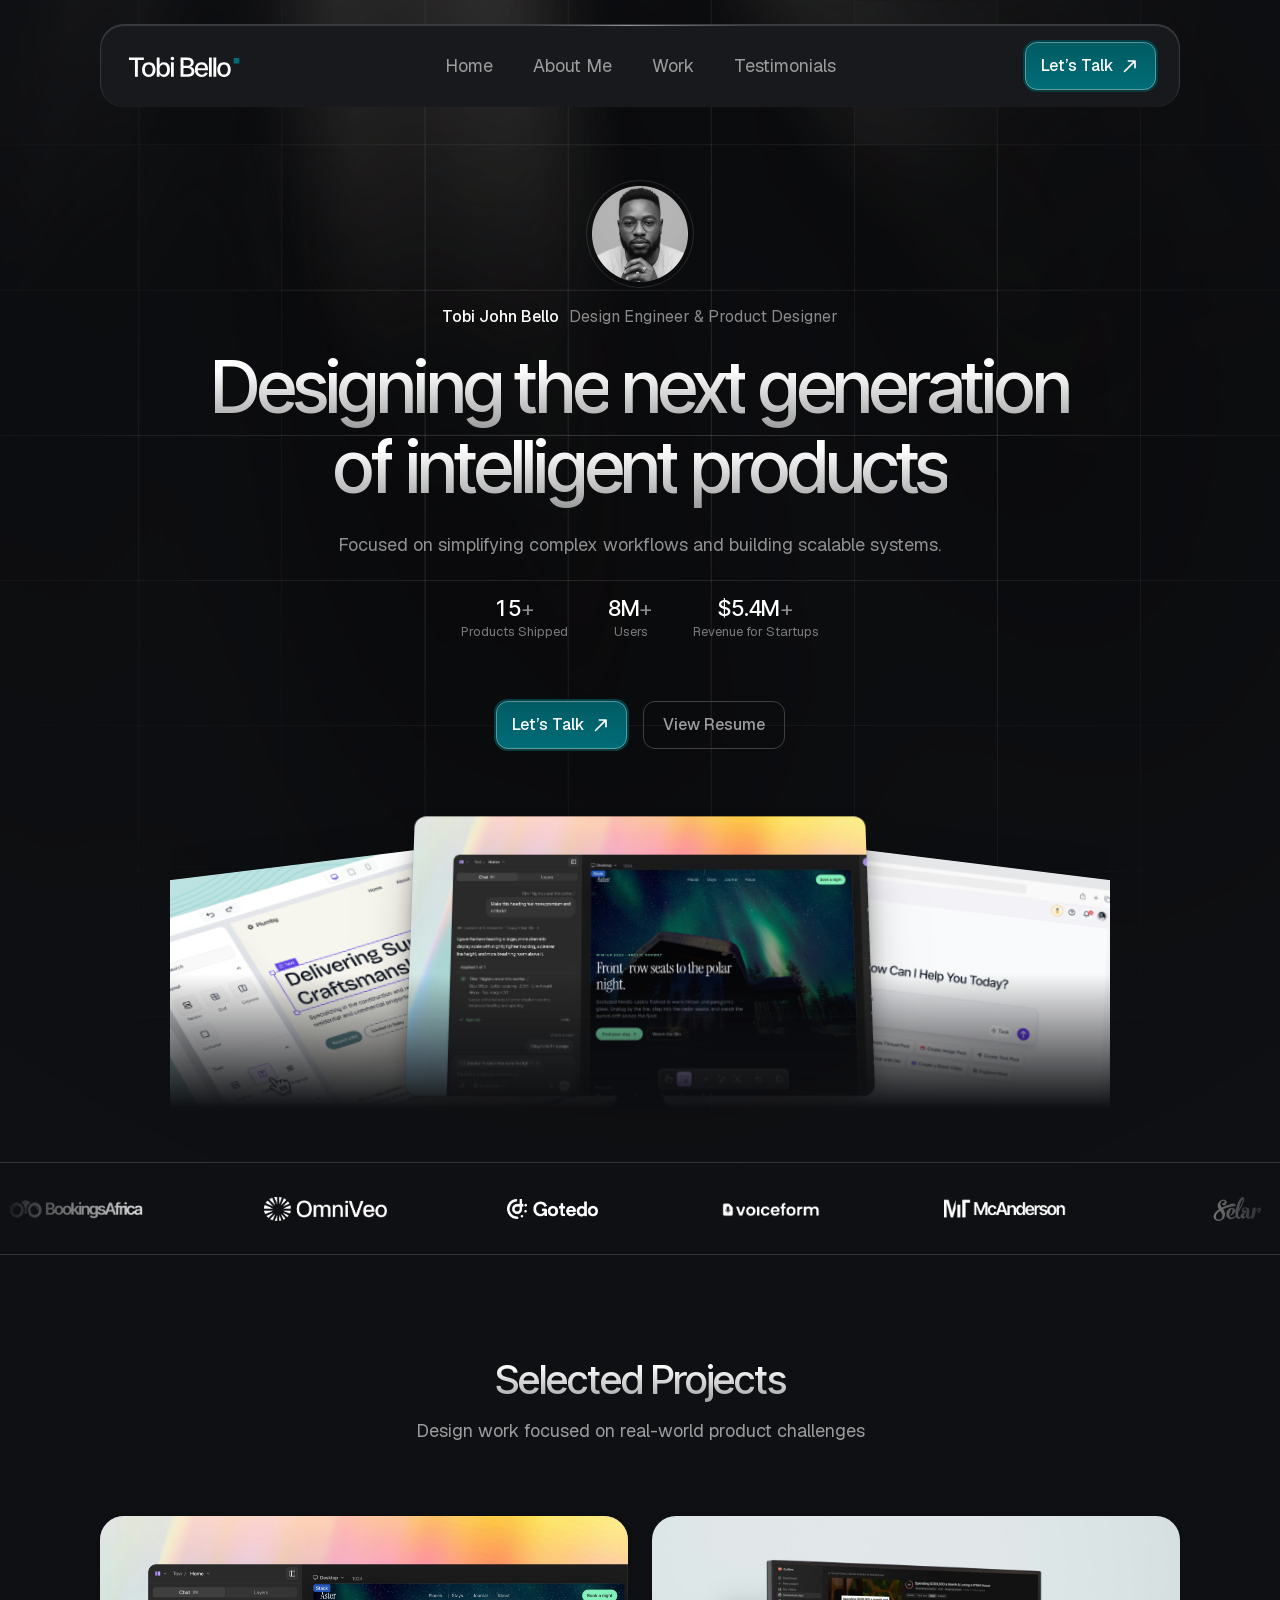
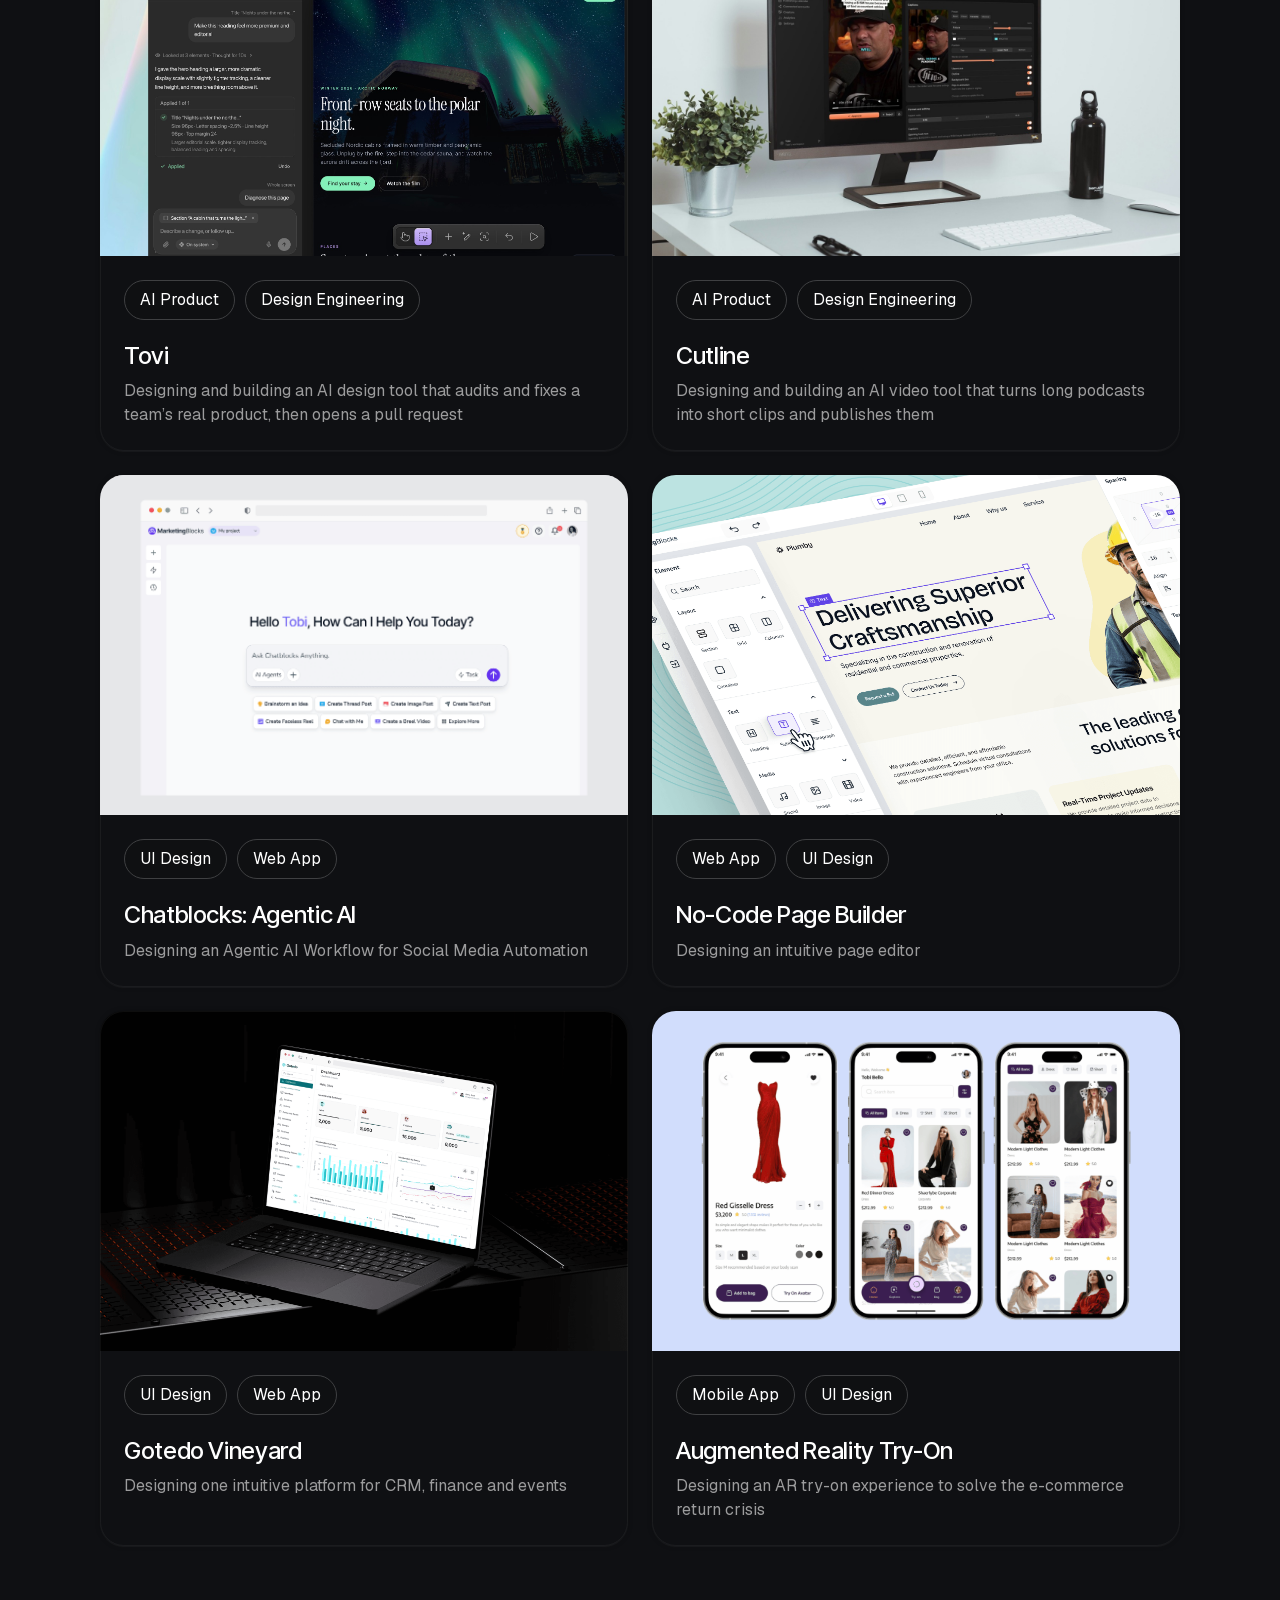
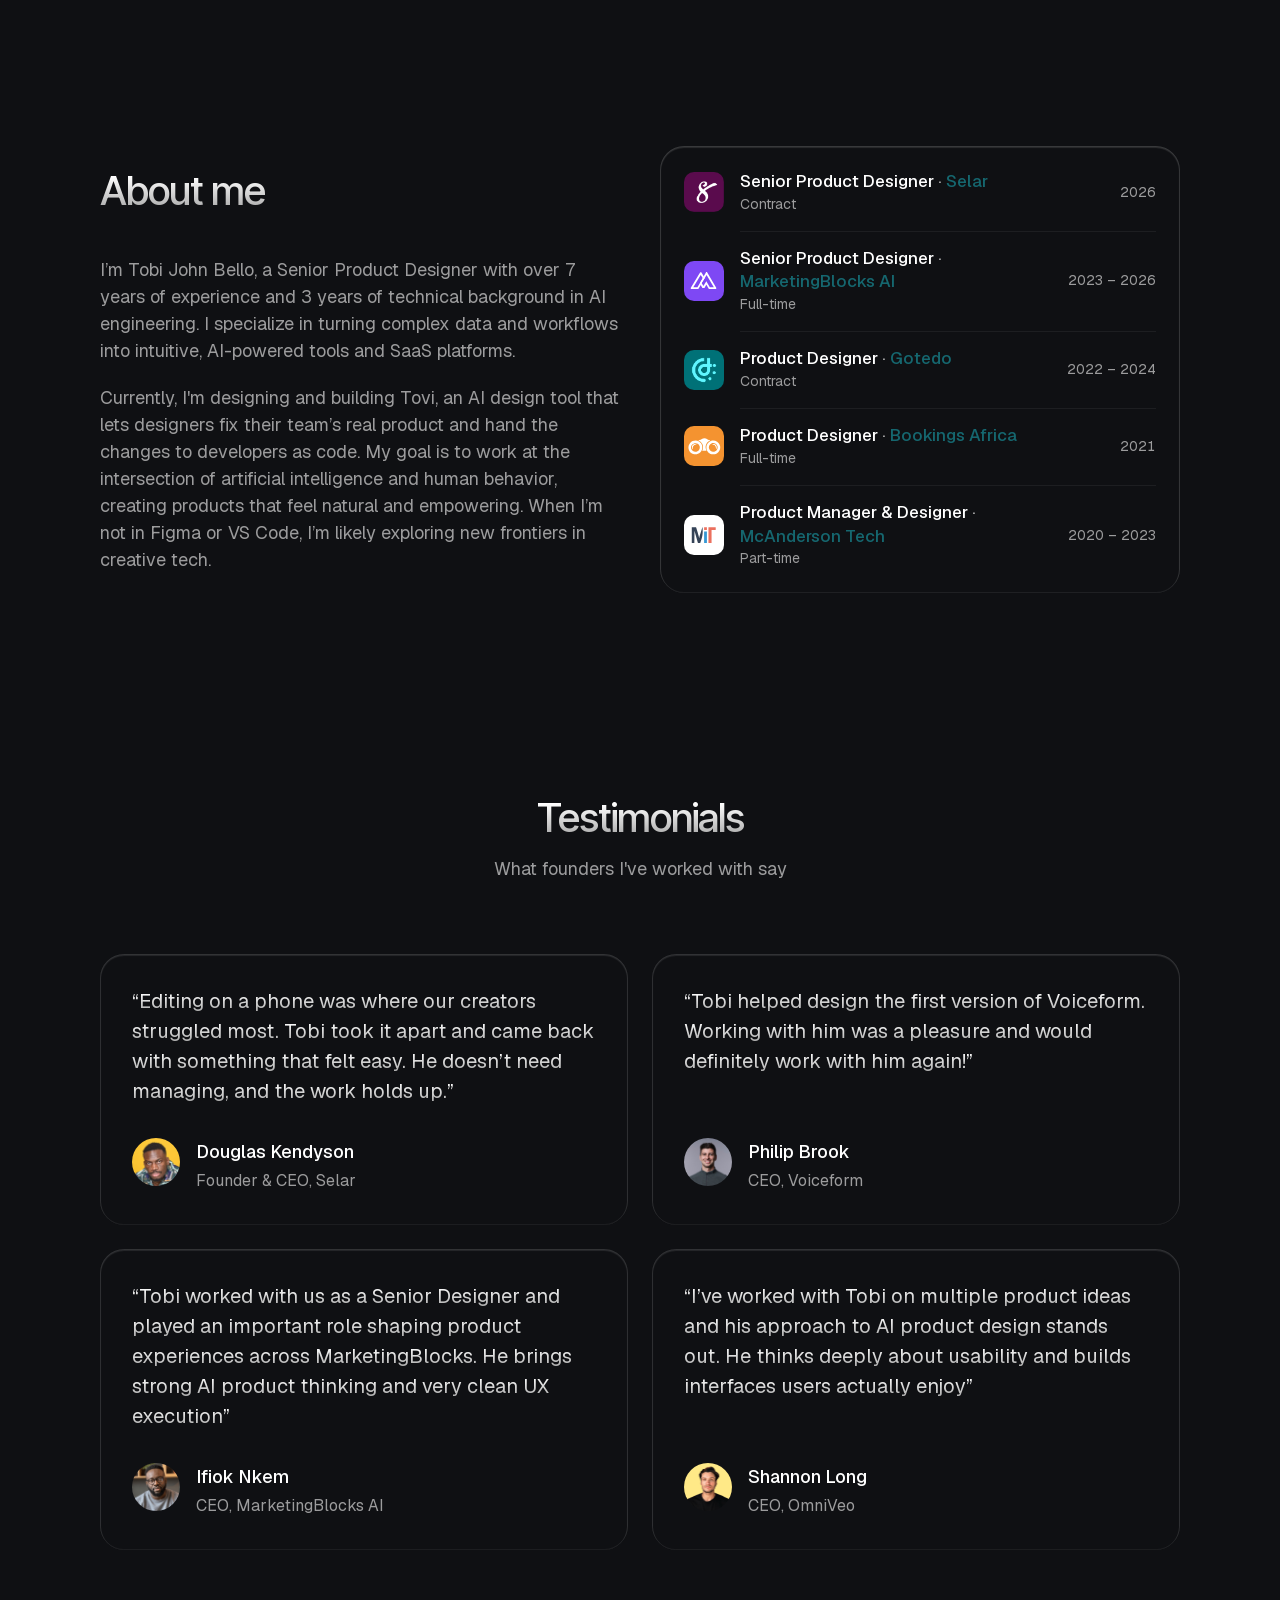
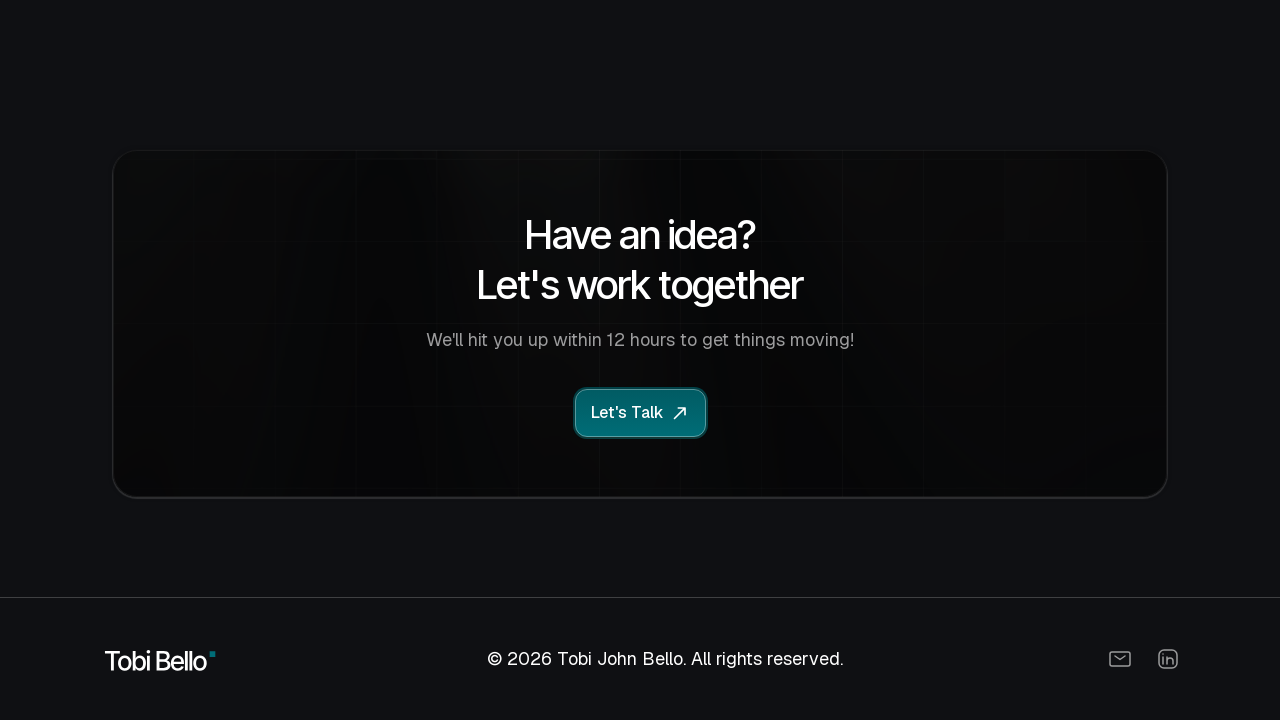
<file: index.html>
<!doctype html>
<html lang="en" class="no-js">
<head>
<meta charset="utf-8">
<meta name="viewport" content="width=device-width, initial-scale=1">
<title>Tobi John Bello | Design Engineer &amp; Product Designer</title>
<meta name="description" content="Tobi John Bello (Tobi Bello) is a Design Engineer and Product Designer with 7+ years designing AI products, no-code builders and SaaS. 15+ products shipped, used by 8M+ people. See his portfolio and case studies.">
<meta name="author" content="Tobi John Bello">
<meta name="robots" content="index, follow, max-image-preview:large">
<link rel="canonical" href="https://tobibello.pages.dev/">
<meta property="og:type" content="website">
<meta property="og:site_name" content="Tobi John Bello">
<meta property="og:url" content="https://tobibello.pages.dev/">
<meta property="og:title" content="Tobi John Bello | Senior Product Designer &amp; Design Engineer">
<meta property="og:description" content="Tobi John Bello (Tobi Bello) is a Senior Product Designer and Design Engineer with 7+ years designing AI products, no-code builders and SaaS. 15+ products shipped, used by 8M+ people. See his portfolio and case studies.">
<meta property="og:image" content="https://tobibello.pages.dev/assets/images/eXPd6ypbdZFultZk0NhvtLMKfq0.jpg">
<meta name="twitter:card" content="summary_large_image">
<meta name="twitter:title" content="Tobi John Bello | Senior Product Designer &amp; Design Engineer">
<meta name="twitter:description" content="Tobi John Bello (Tobi Bello) is a Senior Product Designer and Design Engineer with 7+ years designing AI products, no-code builders and SaaS. 15+ products shipped, used by 8M+ people. See his portfolio and case studies.">
<meta name="twitter:image" content="https://tobibello.pages.dev/assets/images/eXPd6ypbdZFultZk0NhvtLMKfq0.jpg">
<script type="application/ld+json">[{"@context": "https://schema.org", "@type": "Person", "name": "Tobi John Bello", "alternateName": ["Tobi Bello", "Tobi J. Bello"], "jobTitle": "Design Engineer & Product Designer", "url": "https://tobibello.pages.dev/", "image": "https://tobibello.pages.dev/assets/images/3a0TsaIyMQbZR7j9urEglnDvk4.png", "email": "mailto:tobijohnbello@gmail.com", "sameAs": ["https://www.linkedin.com/in/tobi-john-bello-57268a89/", "https://github.com/squarepegng", "https://tobibello.framer.website/"], "knowsAbout": ["Product design", "UX design", "UI design", "AI product design", "Agentic AI UX", "Design systems", "No-code builders", "SaaS", "Design engineering", "Prototyping"], "alumniOf": {"@type": "CollegeOrUniversity", "name": "Federal University of Technology, Akure"}}, {"@context": "https://schema.org", "@type": "WebSite", "name": "Tobi John Bello — Portfolio", "alternateName": "Tobi Bello", "url": "https://tobibello.pages.dev/"}]</script>
<link rel="icon" href="assets/images/3a0TsaIyMQbZR7j9urEglnDvk4.png">
<link rel="preload" href="assets/fonts/Geist-var.woff2" as="font" type="font/woff2" crossorigin>
<link rel="preload" href="assets/fonts/InterTight-var.woff2" as="font" type="font/woff2" crossorigin>
<script>document.documentElement.classList.add('js-motion')</script>
<link rel="stylesheet" href="assets/styles.css?v=20261125c">
</head>
<body>
<header class="site-header appear" style="--from-y:-16px;--delay:.1s">
  <nav class="nav" aria-label="Main">
    <svg class="nav-divider" viewBox="-1 -1 261 3" preserveAspectRatio="none" aria-hidden="true"><defs><linearGradient id="navline" x1="278.009" y1="2" x2="-39.2064" y2="2" gradientUnits="userSpaceOnUse"><stop offset="0.08" stop-color="#737474" stop-opacity="0"/><stop offset="0.51" stop-color="#939393"/><stop offset="0.83" stop-color="#6F6F70" stop-opacity="0"/></linearGradient></defs><line x1="0" y1="0.5" x2="259" y2="0.5" stroke="url(#navline)"/></svg>
    <a class="nav-logo" href="./" aria-label="Tobi Bello, home"><img src="assets/images/7yOBBGfetjL9oez791LI37W6D8.svg" alt="Tobi Bello" width="121" height="24"></a>
    <div class="nav-links">
      <a href="./">Home</a>
      <a href="#about-me">About Me</a>
      <a href="#work">Work</a>
      <a href="#testimonials">Testimonials</a>
    </div>
    <a class="btn btn-primary nav-cta" href="mailto:tobijohnbello@gmail.com">Let’s Talk <svg viewBox="0 0 20 20" fill="none" aria-hidden="true"><path d="M14.1665 7.00008L5.08315 16.0834C4.93037 16.2362 4.73593 16.3126 4.49982 16.3126C4.26371 16.3126 4.06926 16.2362 3.91648 16.0834C3.76371 15.9306 3.68732 15.7362 3.68732 15.5001C3.68732 15.264 3.76371 15.0695 3.91648 14.9167L12.9998 5.83341H8.33315C8.09704 5.83341 7.89912 5.75355 7.7394 5.59383C7.57968 5.43411 7.49982 5.23619 7.49982 5.00008C7.49982 4.76397 7.57968 4.56605 7.7394 4.40633C7.89912 4.24661 8.09704 4.16675 8.33315 4.16675H14.9998C15.2359 4.16675 15.4338 4.24661 15.5936 4.40633C15.7533 4.56605 15.8331 4.76397 15.8331 5.00008V11.6667C15.8331 11.9029 15.7533 12.1008 15.5936 12.2605C15.4338 12.4202 15.2359 12.5001 14.9998 12.5001C14.7637 12.5001 14.5658 12.4202 14.4061 12.2605C14.2463 12.1008 14.1665 11.9029 14.1665 11.6667V7.00008Z" fill="white"/></svg></a>
    <button class="nav-toggle" type="button" aria-label="Menu" aria-expanded="false"><span></span><span></span></button>
    <div class="nav-menu">
      <a href="./">Home</a>
      <a href="#about-me">About Me</a>
      <a href="#work">Work</a>
      <a href="#testimonials">Testimonials</a>
      <a class="btn btn-primary" href="mailto:tobijohnbello@gmail.com">Let’s Talk <svg viewBox="0 0 20 20" fill="none" aria-hidden="true"><path d="M14.1665 7.00008L5.08315 16.0834C4.93037 16.2362 4.73593 16.3126 4.49982 16.3126C4.26371 16.3126 4.06926 16.2362 3.91648 16.0834C3.76371 15.9306 3.68732 15.7362 3.68732 15.5001C3.68732 15.264 3.76371 15.0695 3.91648 14.9167L12.9998 5.83341H8.33315C8.09704 5.83341 7.89912 5.75355 7.7394 5.59383C7.57968 5.43411 7.49982 5.23619 7.49982 5.00008C7.49982 4.76397 7.57968 4.56605 7.7394 4.40633C7.89912 4.24661 8.09704 4.16675 8.33315 4.16675H14.9998C15.2359 4.16675 15.4338 4.24661 15.5936 4.40633C15.7533 4.56605 15.8331 4.76397 15.8331 5.00008V11.6667C15.8331 11.9029 15.7533 12.1008 15.5936 12.2605C15.4338 12.4202 15.2359 12.5001 14.9998 12.5001C14.7637 12.5001 14.5658 12.4202 14.4061 12.2605C14.2463 12.1008 14.1665 11.9029 14.1665 11.6667V7.00008Z" fill="white"/></svg></a>
    </div>
  </nav>
</header>
<main>
  <section class="hero">
    <div class="hero-glow" aria-hidden="true"></div>
    <img class="hero-bg" src="assets/images/rmx4Vy7zMNJKXeLhiIG00IlRLk.png?v=20261123h" alt="">
    <div class="hero-inner">
      <div class="avatar-wrap appear" style="--delay:.15s"><img class="avatar" src="assets/images/3a0TsaIyMQbZR7j9urEglnDvk4.png" alt="Tobi John Bello" width="96" height="96"></div>
      <div class="hero-lines">
        <h3 class="greeting appear" style="--delay:.25s"><span class="g-name">Tobi John Bello</span><span class="sr-only">, </span><span class="g-role">Design Engineer &amp; Product Designer</span></h3>
        <div class="headline-wrap">
          <h1 class="headline words"><span class="grad grad-75">Designing the next generation</span><br><span class="grad grad-75">of intelligent products</span></h1>
          <p class="hero-sub appear" style="--delay:.55s">Focused on simplifying complex workflows and building scalable systems.</p>
        </div>
        <div class="stats">
          <div class="stat appear" style="--delay:.65s"><b><em data-count="15">15</em><i>+</i></b><span>Products Shipped</span></div>
          <div class="stat appear" style="--delay:.72s"><b><em data-count="8" data-suffix="M">8M</em><i>+</i></b><span>Users</span></div>
          <div class="stat appear" style="--delay:.79s"><b><em data-count="5.4" data-prefix="$" data-suffix="M" data-dec="1">$5.4M</em><i>+</i></b><span>Revenue for Startups</span></div>
        </div>
      </div>
      <div class="ctas">
        <a class="btn btn-primary appear" style="--delay:.9s" href="mailto:tobijohnbello@gmail.com">Let’s Talk <svg viewBox="0 0 20 20" fill="none" aria-hidden="true"><path d="M14.1665 7.00008L5.08315 16.0834C4.93037 16.2362 4.73593 16.3126 4.49982 16.3126C4.26371 16.3126 4.06926 16.2362 3.91648 16.0834C3.76371 15.9306 3.68732 15.7362 3.68732 15.5001C3.68732 15.264 3.76371 15.0695 3.91648 14.9167L12.9998 5.83341H8.33315C8.09704 5.83341 7.89912 5.75355 7.7394 5.59383C7.57968 5.43411 7.49982 5.23619 7.49982 5.00008C7.49982 4.76397 7.57968 4.56605 7.7394 4.40633C7.89912 4.24661 8.09704 4.16675 8.33315 4.16675H14.9998C15.2359 4.16675 15.4338 4.24661 15.5936 4.40633C15.7533 4.56605 15.8331 4.76397 15.8331 5.00008V11.6667C15.8331 11.9029 15.7533 12.1008 15.5936 12.2605C15.4338 12.4202 15.2359 12.5001 14.9998 12.5001C14.7637 12.5001 14.5658 12.4202 14.4061 12.2605C14.2463 12.1008 14.1665 11.9029 14.1665 11.6667V7.00008Z" fill="white"/></svg></a>
        <a class="btn btn-ghost appear" style="--delay:.97s" href="https://drive.google.com/file/d/1iekWeo_3zpn9Skbzlo8CNJSTTVPYmExJ/view?usp=sharing" target="_blank" rel="noopener">View Resume</a>
      </div>
      <div class="hero-stack" aria-label="Selected work">
        <a class="hs-card hs-l" href="work/no-code-page-builder/" aria-label="No-Code Page Builder case study"><img src="assets/images/rdNIWnpcGglrYolwVCsgDgLjlwc.png" alt=""></a>
        <a class="hs-card hs-r" href="work/chatblock-agenticai/" aria-label="Chatblocks case study"><img src="assets/images/oWLiHpSBXKq6SvZy4Uui7AdJMLM.png" alt=""></a>
        <a class="hs-card hs-c" href="work/tovi/" aria-label="Tovi case study"><img src="assets/images/tovi/tovi-thumb.jpg?v=13" alt=""></a>
      </div>
    </div>
  </section>

  <div class="logos-wrap appear" style="--delay:1.1s">
    <div class="logos"><div class="logos-track"><img src="assets/images/uMPdpJwaRj1DoyJfp9jU3vR9jFo.png" alt="" width="134" height="32"><img src="assets/images/pQzZvFIZZIkq4x9eK3iJ7degow.png" alt="" width="123" height="32"><img src="assets/images/GT7DYeJZN92wDtdkqewqs1DvdkQ.png" alt="" width="91" height="32"><img src="assets/images/L9Tx4y836TshL6FOYuUlHtWNo.png" alt="" width="106" height="32"><img src="assets/images/jYqMAU3VmBTUBeAXQYo9rKTHA.png" alt="" width="122" height="32"><img src="assets/images/jSNo8ebkbnoVdFLDXiP9W1JWE4k.png" alt="" width="103" height="32"><img src="assets/images/GaxAfFxfyH96OofaEjwZgmy7o.png" alt="" width="148" height="32"></div></div>
  </div>

  <section class="section work" id="work">
    <div class="section-title">
      <h2 class="h2 grad reveal">Selected Projects</h2>
      <p class="lead reveal">Design work focused on real-world product challenges</p>
    </div>
    <div class="projects">
      <a class="project reveal scale" href="work/tovi/">
        <div class="project-img tovi"><img src="assets/images/tovi/tovi-thumb.jpg?v=13" alt="" loading="lazy"></div>
        <div class="project-body">
          <div class="tags"><span class="tag">AI Product</span><span class="tag">Design Engineering</span></div>
          <div class="project-text"><h3>Tovi</h3><p>Designing and building an AI design tool that audits and fixes a team’s real product, then opens a pull request</p></div>
        </div>
      </a>
      <a class="project reveal scale" href="work/cutline/">
        <div class="project-img tovi"><img src="assets/images/cutline/cutline-thumb.jpg?v=7" alt="" loading="lazy"></div>
        <div class="project-body">
          <div class="tags"><span class="tag">AI Product</span><span class="tag">Design Engineering</span></div>
          <div class="project-text"><h3>Cutline</h3><p>Designing and building an AI video tool that turns long podcasts into short clips and publishes them</p></div>
        </div>
      </a>
      <a class="project reveal scale" href="work/chatblock-agenticai/">
        <div class="project-img frame"><img class="frame-img" src="assets/images/oWLiHpSBXKq6SvZy4Uui7AdJMLM.png" alt="" loading="lazy"></div>
        <div class="project-body">
          <div class="tags"><span class="tag">UI Design</span><span class="tag">Web App</span></div>
          <div class="project-text"><h3>Chatblocks: Agentic AI</h3><p>Designing an Agentic AI Workflow for Social Media Automation</p></div>
        </div>
      </a>
      <a class="project reveal scale" href="work/no-code-page-builder/">
        <div class="project-img"><img src="assets/images/rdNIWnpcGglrYolwVCsgDgLjlwc.png" alt="" loading="lazy"></div>
        <div class="project-body">
          <div class="tags"><span class="tag">Web App</span><span class="tag">UI Design</span></div>
          <div class="project-text"><h3>No-Code Page Builder</h3><p>Designing an intuitive page editor</p></div>
        </div>
      </a>
      <a class="project reveal scale" href="work/gotedo/">
        <div class="project-img"><img src="assets/images/7qSwy6VY5FxLtqRatklWrt8N80.png" alt="" loading="lazy"></div>
        <div class="project-body">
          <div class="tags"><span class="tag">UI Design</span><span class="tag">Web App</span></div>
          <div class="project-text"><h3>Gotedo Vineyard</h3><p>Designing one intuitive platform for CRM, finance and events</p></div>
        </div>
      </a>
      <a class="project reveal scale" href="work/augmented-reality-try-on/">
        <div class="project-img"><img src="assets/images/tryon/tryon-thumb.gif?v=2" alt="" loading="lazy"></div>
        <div class="project-body">
          <div class="tags"><span class="tag">Mobile App</span><span class="tag">UI Design</span></div>
          <div class="project-text"><h3>Augmented Reality Try-On</h3><p>Designing an AR try-on experience to solve the e-commerce return crisis</p></div>
        </div>
      </a>
    </div>
    <div class="more-work reveal" hidden>
      <div class="mw-head">
        <h3 class="mw-title">More work</h3>
        <div class="mw-nav"><button class="mw-prev" type="button" aria-label="Previous"><svg viewBox="0 0 24 24" fill="none" stroke="currentColor" stroke-width="1.6" stroke-linecap="round" stroke-linejoin="round"><path d="M15 6l-6 6 6 6"/></svg></button><button class="mw-next" type="button" aria-label="Next"><svg viewBox="0 0 24 24" fill="none" stroke="currentColor" stroke-width="1.6" stroke-linecap="round" stroke-linejoin="round"><path d="M9 6l6 6-6 6"/></svg></button></div>
      </div>
      <div class="mw-track">
        <a class="mw-card" href="https://www.behance.net/gallery/125102981/Cryptoslash-Dashboard" target="_blank" rel="noopener">
          <div class="mw-img"><img src="assets/images/more/cryptoslash.jpg" alt="Cryptoslash crypto trading dashboard" loading="lazy"></div>
          <div class="mw-text"><h4>Cryptoslash Dashboard</h4><span>Fintech · Web App</span></div>
        </a>
      </div>
    </div>
  </section>

  <section class="section about" id="about-me">
    <div class="about-left">
      <h2 class="h2 grad reveal y40">About me</h2>
      <div class="about-text reveal">
        <p>I’m Tobi John Bello, a Senior Product Designer with over 7 years of experience and 3 years of technical background in AI engineering. I specialize in turning complex data and workflows into intuitive, AI-powered tools and SaaS platforms.</p>
        <p>Currently, I'm designing and building Tovi, an AI design tool that lets designers fix their team’s real product and hand the changes to developers as code. My goal is to work at the intersection of artificial intelligence and human behavior, creating products that feel natural and empowering. When I’m not in Figma or VS Code, I’m likely exploring new frontiers in creative tech.</p>
      </div>
    </div>
    <div class="about-right">
      <ul class="xp-list reveal" aria-label="Experience">
        <li class="xp-row" style="--i:0">
          <img src="assets/images/selar-mark.png" alt="" loading="lazy">
          <div class="xp-main"><p class="xp-role">Senior Product Designer <em>·</em> <span>Selar</span></p><p class="xp-type">Contract</p></div>
          <p class="xp-date">2026</p>
        </li>
        <li class="xp-row" style="--i:1">
          <img src="assets/images/qO96XevSzztE13hX5urrurmUXaA.svg" alt="" loading="lazy">
          <div class="xp-main"><p class="xp-role">Senior Product Designer <em>·</em> <span>MarketingBlocks AI</span></p><p class="xp-type">Full-time</p></div>
          <p class="xp-date">2023 – 2026</p>
        </li>
        <li class="xp-row" style="--i:2">
          <img src="assets/images/aSbJJ1Q1sjgK6lAJJDRIxREN6Y.png" alt="" loading="lazy">
          <div class="xp-main"><p class="xp-role">Product Designer <em>·</em> <span>Gotedo</span></p><p class="xp-type">Contract</p></div>
          <p class="xp-date">2022 – 2024</p>
        </li>
        <li class="xp-row" style="--i:3">
          <img src="assets/images/hEUfnikcbv2mEX6nDTvQTvBd1pQ.svg" alt="" loading="lazy">
          <div class="xp-main"><p class="xp-role">Product Designer <em>·</em> <span>Bookings Africa</span></p><p class="xp-type">Full-time</p></div>
          <p class="xp-date">2021</p>
        </li>
        <li class="xp-row" style="--i:4">
          <img src="assets/images/asA41ybWyhrHrJIeGgw6klH4cc.svg" alt="" loading="lazy">
          <div class="xp-main"><p class="xp-role">Product Manager &amp; Designer <em>·</em> <span>McAnderson Tech</span></p><p class="xp-type">Part-time</p></div>
          <p class="xp-date">2020 – 2023</p>
        </li>
      </ul>
    </div>
  </section>

  <section class="section testimonials-grid" id="testimonials">
    <div class="section-title">
      <h2 class="h2 grad reveal">Testimonials</h2>
      <p class="lead reveal">What founders I've worked with say</p>
    </div>
    <div class="t-grid">
      <figure class="t-card reveal">
        <blockquote class="t-quote grad">“Editing on a phone was where our creators struggled most. Tobi took it apart and came back with something that felt easy. He doesn’t need managing, and the work holds up.”</blockquote>
        <figcaption class="person">
          <img src="assets/images/Douglas-Kendyson-1-640x640.jpeg" alt="" loading="lazy">
          <div class="person-text"><p class="person-name">Douglas Kendyson</p><p class="person-role">Founder &amp; CEO, Selar</p></div>
        </figcaption>
      </figure>
      <figure class="t-card reveal">
        <blockquote class="t-quote grad">“Tobi helped design the first version of Voiceform. Working with him was a pleasure and would definitely work with him again!”</blockquote>
        <figcaption class="person">
          <img src="assets/images/w52VW8EEoLwrZ18rJnHf1PaPKN0.jpeg" alt="" loading="lazy">
          <div class="person-text"><p class="person-name"><a href="https://www.linkedin.com/in/philipbrook1/overlay/about-this-profile/" target="_blank" rel="noopener">Philip Brook</a></p><p class="person-role">CEO, Voiceform</p></div>
        </figcaption>
      </figure>
      <figure class="t-card reveal">
        <blockquote class="t-quote grad">“Tobi worked with us as a Senior Designer and played an important role shaping product experiences across MarketingBlocks. He brings strong AI product thinking and very clean UX execution”</blockquote>
        <figcaption class="person">
          <img src="assets/images/8iBbTYxB0hMgThgiRma8DIqoG08.png" alt="" loading="lazy">
          <div class="person-text"><p class="person-name">Ifiok Nkem</p><p class="person-role">CEO, MarketingBlocks AI</p></div>
        </figcaption>
      </figure>
      <figure class="t-card reveal">
        <blockquote class="t-quote grad">“I’ve worked with Tobi on multiple product ideas and his approach to AI product design stands out. He thinks deeply about usability and builds interfaces users actually enjoy”</blockquote>
        <figcaption class="person">
          <img src="assets/images/XUlwc8bDj3OdWTif4vH09NvNNM8.png" alt="" loading="lazy">
          <div class="person-text"><p class="person-name">Shannon Long</p><p class="person-role">CEO, OmniVeo</p></div>
        </figcaption>
      </figure>
    </div>
  </section>

  <section class="banner">
    <div class="banner-card reveal">
      <img class="banner-bg" src="assets/images/rmx4Vy7zMNJKXeLhiIG00IlRLk.png?v=20261123h" alt="" loading="lazy">
      <div class="banner-overlay"></div>
      <div class="banner-content">
        <div class="banner-title">
          <h2 class="h2">Have an idea?<br>Let's work together</h2>
          <p class="lead">We'll hit you up within 12 hours to get things moving!</p>
        </div>
        <a class="btn btn-primary" href="mailto:tobijohnbello@gmail.com">Let's Talk <svg viewBox="0 0 20 20" fill="none" aria-hidden="true"><path d="M14.1665 7.00008L5.08315 16.0834C4.93037 16.2362 4.73593 16.3126 4.49982 16.3126C4.26371 16.3126 4.06926 16.2362 3.91648 16.0834C3.76371 15.9306 3.68732 15.7362 3.68732 15.5001C3.68732 15.264 3.76371 15.0695 3.91648 14.9167L12.9998 5.83341H8.33315C8.09704 5.83341 7.89912 5.75355 7.7394 5.59383C7.57968 5.43411 7.49982 5.23619 7.49982 5.00008C7.49982 4.76397 7.57968 4.56605 7.7394 4.40633C7.89912 4.24661 8.09704 4.16675 8.33315 4.16675H14.9998C15.2359 4.16675 15.4338 4.24661 15.5936 4.40633C15.7533 4.56605 15.8331 4.76397 15.8331 5.00008V11.6667C15.8331 11.9029 15.7533 12.1008 15.5936 12.2605C15.4338 12.4202 15.2359 12.5001 14.9998 12.5001C14.7637 12.5001 14.5658 12.4202 14.4061 12.2605C14.2463 12.1008 14.1665 11.9029 14.1665 11.6667V7.00008Z" fill="white"/></svg></a>
      </div>
    </div>
  </section>
</main>
<footer class="footer">
  <div class="footer-inner">
    <a class="footer-logo" href="./"><img src="assets/images/7yOBBGfetjL9oez791LI37W6D8.svg" alt="Tobi Bello" width="121" height="24"></a>
    <p class="copyright">© 2026 Tobi John Bello. All rights reserved.</p>
    <div class="socials">
      <a href="mailto:tobijohnbello@gmail.com" aria-label="Email"><svg viewBox="0 0 24 24" fill="none" stroke-width="1.5" aria-hidden="true"><path d="M7 9l5 3.5L17 9" stroke="currentColor" stroke-linecap="round" stroke-linejoin="round"/><path d="M2 17V7a2 2 0 012-2h16a2 2 0 012 2v10a2 2 0 01-2 2H4a2 2 0 01-2-2z" stroke="currentColor"/></svg></a>
      <a href="https://www.linkedin.com/in/tobi-john-bello-57268a89/" target="_blank" rel="noopener" aria-label="LinkedIn"><svg viewBox="0 0 24 24" fill="none" stroke-width="1.5" aria-hidden="true"><path d="M21 8v8a5 5 0 01-5 5H8a5 5 0 01-5-5V8a5 5 0 015-5h8a5 5 0 015 5zM7 17v-7" stroke="currentColor" stroke-linecap="round" stroke-linejoin="round"/><path d="M11 17v-3.25M11 10v3.75m0 0c0-3.75 6-3.75 6 0V17M7 7.01l.01-.011" stroke="currentColor" stroke-linecap="round" stroke-linejoin="round"/></svg></a>
    </div>
  </div>
</footer>
<script src="assets/site.js?v=20261123h"></script>
</body>
</html>
</file>
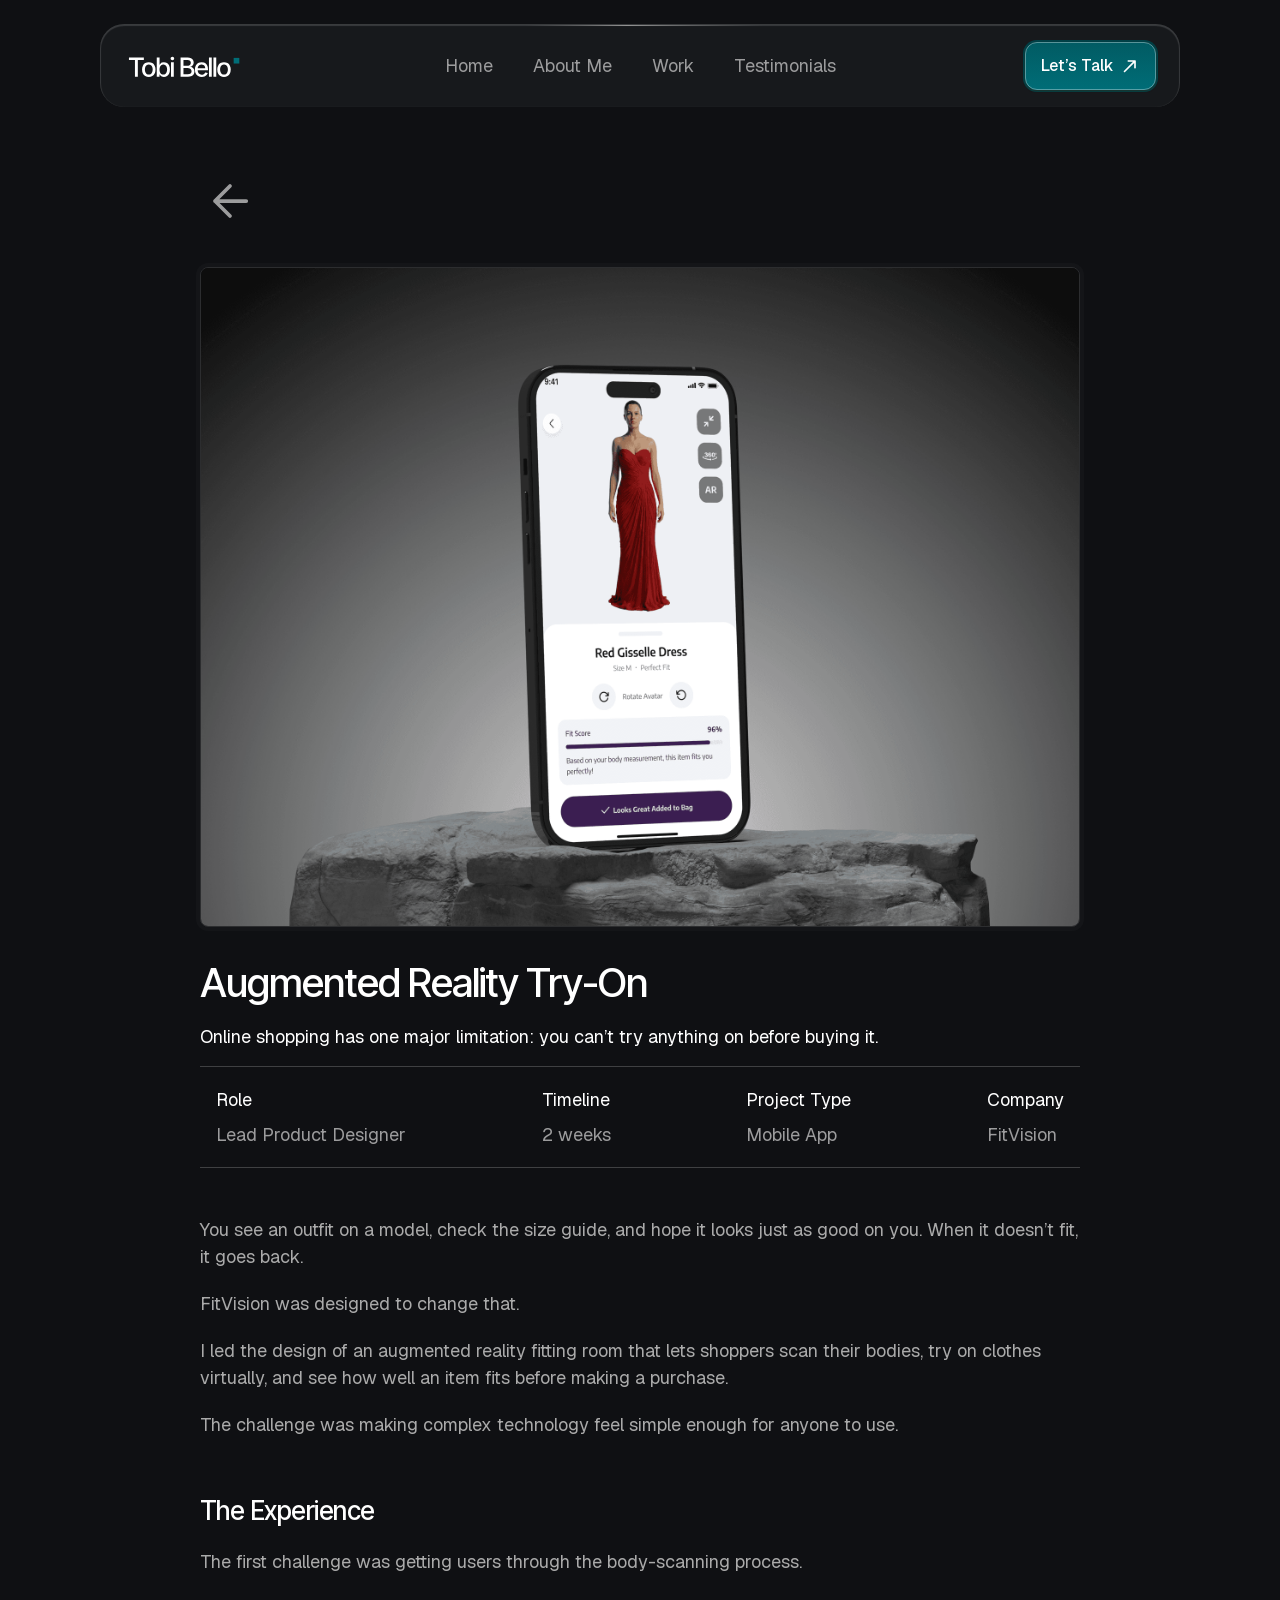
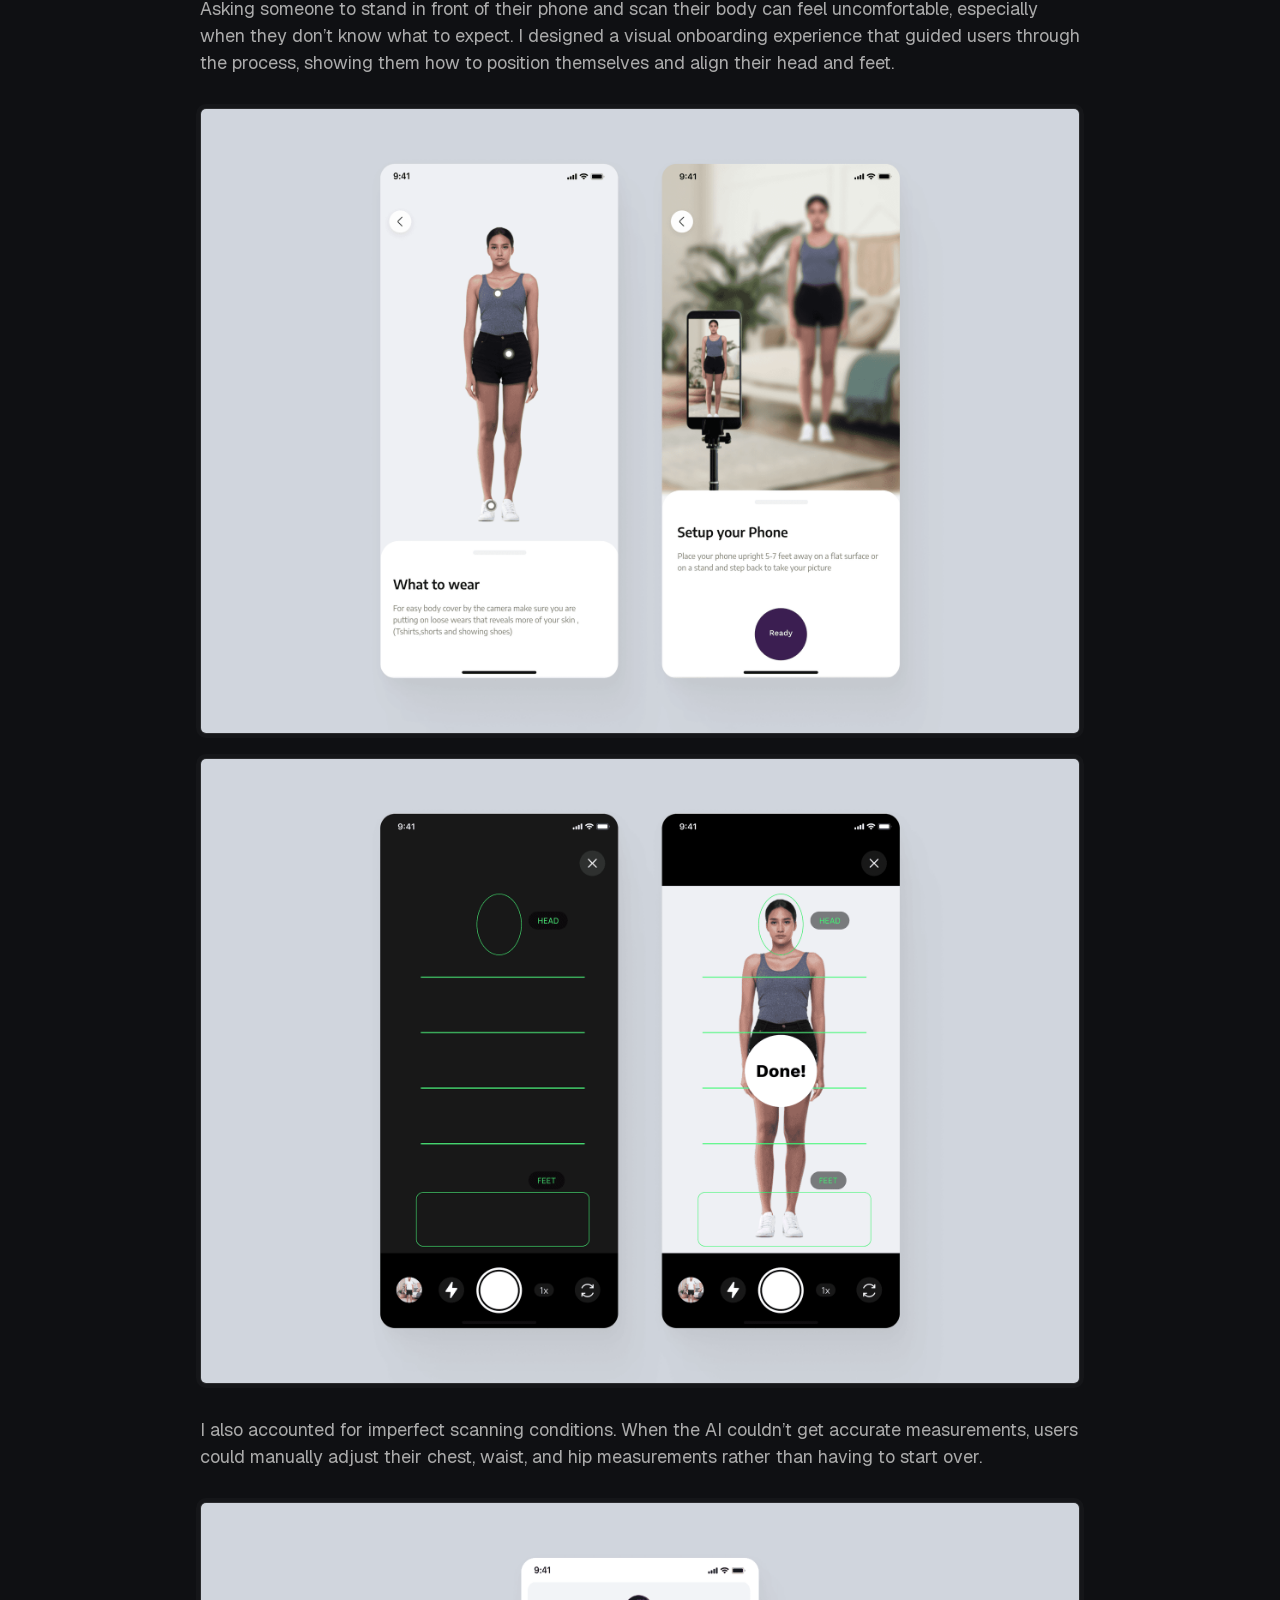
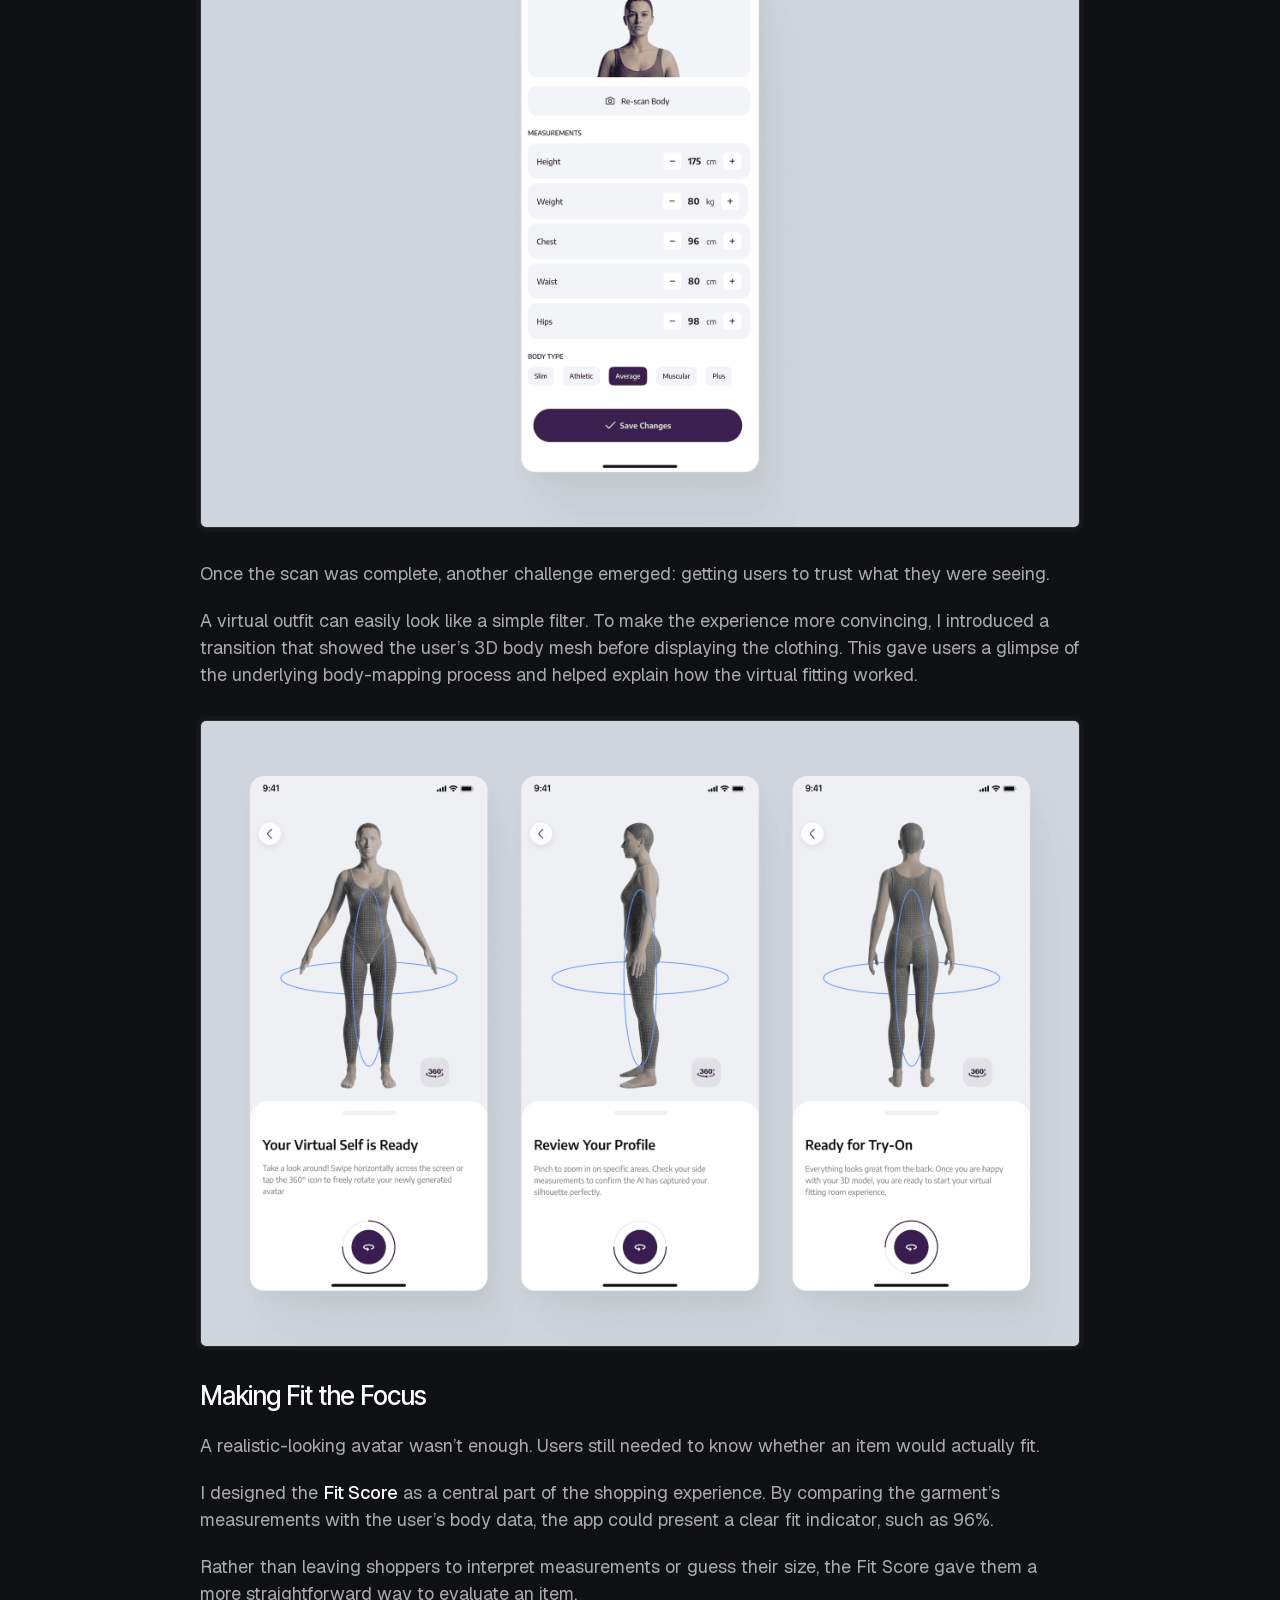
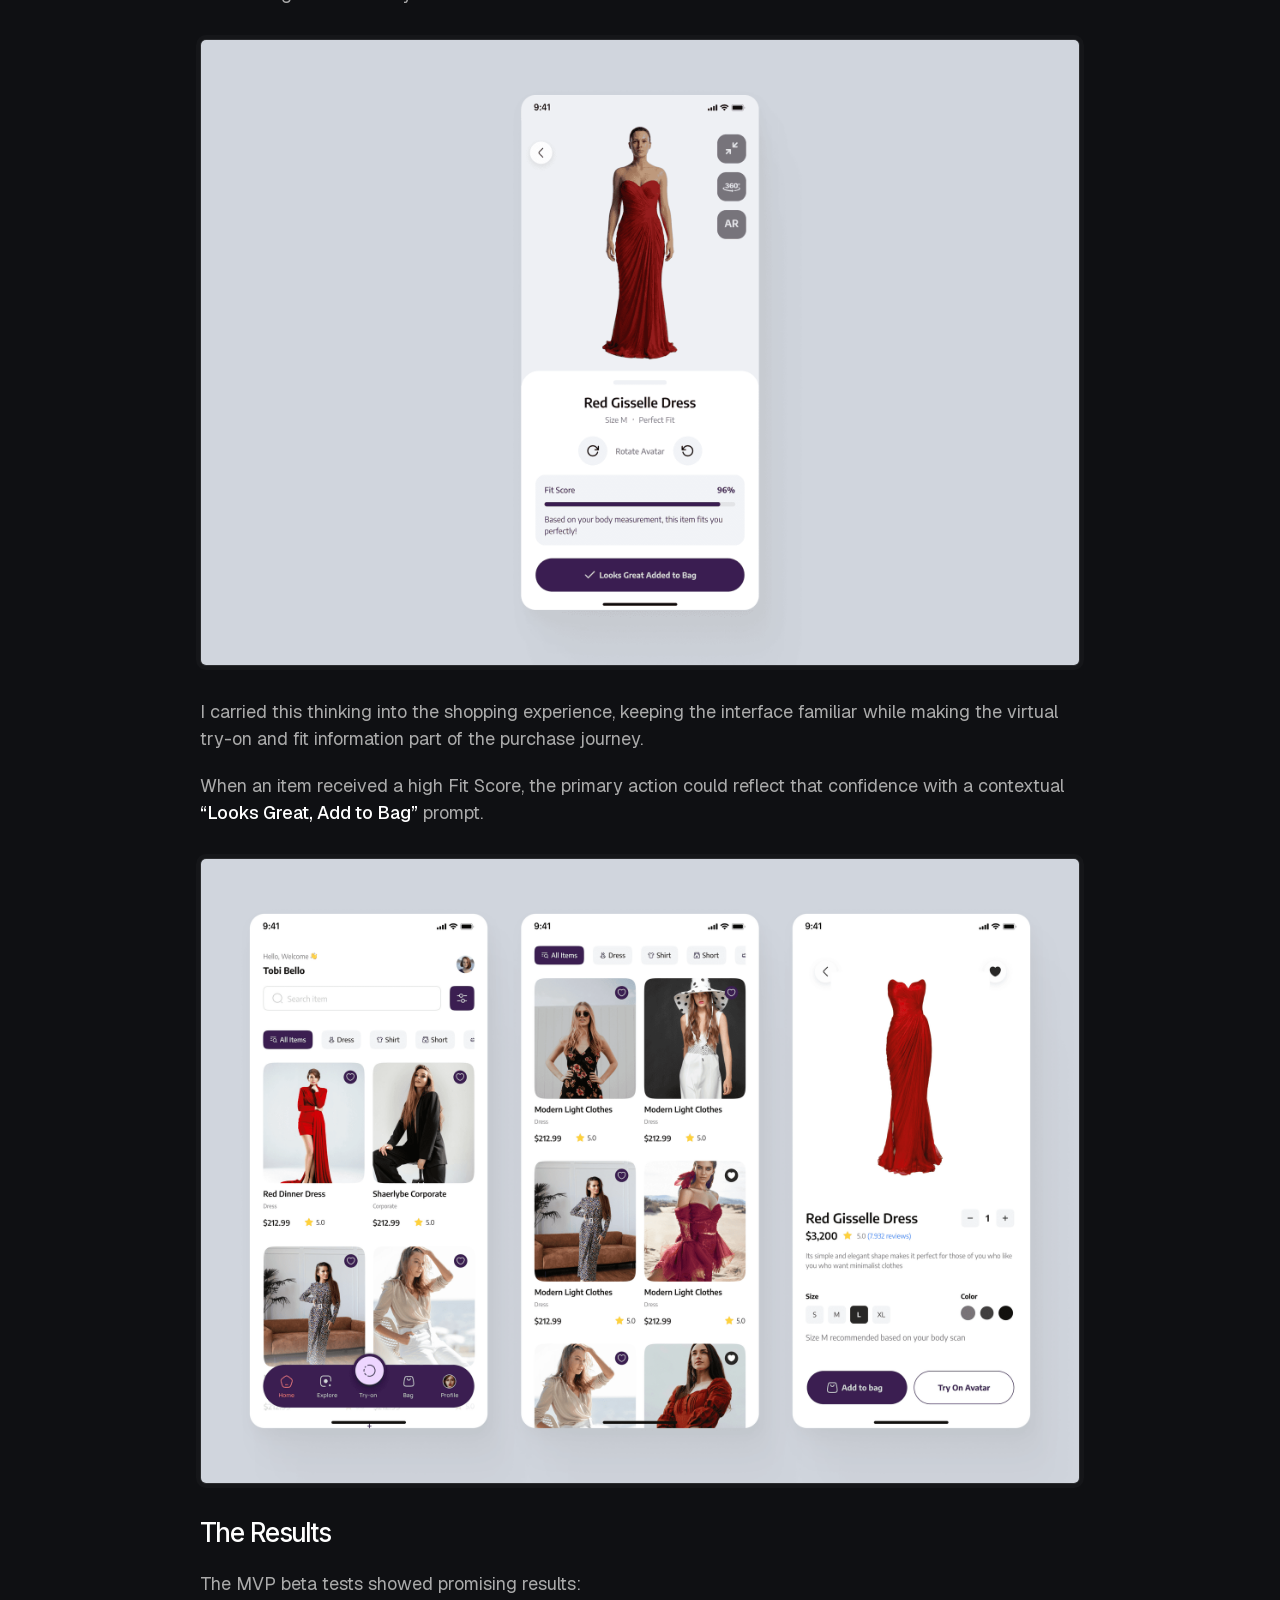
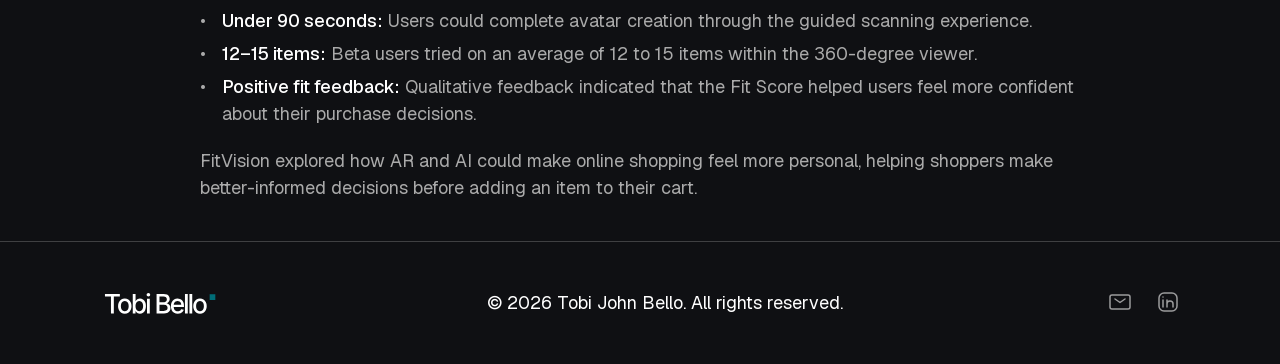
<file: work/augmented-reality-try-on/index.html>
<!doctype html>
<html lang="en" class="no-js">
<head>
<meta charset="utf-8">
<meta name="viewport" content="width=device-width, initial-scale=1">
<title>Augmented Reality Try-On | Case study by Tobi John Bello</title>
<meta name="description" content="Augmented Reality Try-On: a product design case study by Tobi John Bello. How I led the design of FitVision—an augmented reality (AR) fitting room that eliminates e-commerce fit anxiety through AI-powered body scanning and…">
<meta name="author" content="Tobi John Bello">
<meta name="robots" content="index, follow, max-image-preview:large">
<link rel="canonical" href="https://tobibello.pages.dev/work/augmented-reality-try-on/">
<meta property="og:type" content="website">
<meta property="og:site_name" content="Tobi John Bello">
<meta property="og:url" content="https://tobibello.pages.dev/work/augmented-reality-try-on/">
<meta property="og:title" content="Augmented Reality Try-On | Case study by Tobi John Bello">
<meta property="og:description" content="Augmented Reality Try-On: a product design case study by Tobi John Bello. How I led the design of FitVision—an augmented reality (AR) fitting room that eliminates e-commerce fit anxiety through AI-powered body scanning and…">
<meta property="og:image" content="https://tobibello.pages.dev/assets/images/9REVzFUQ6uCuavGl8Y809GJALQE.png">
<meta name="twitter:card" content="summary_large_image">
<meta name="twitter:title" content="Augmented Reality Try-On | Case study by Tobi John Bello">
<meta name="twitter:description" content="Augmented Reality Try-On: a product design case study by Tobi John Bello. How I led the design of FitVision—an augmented reality (AR) fitting room that eliminates e-commerce fit anxiety through AI-powered body scanning and…">
<meta name="twitter:image" content="https://tobibello.pages.dev/assets/images/9REVzFUQ6uCuavGl8Y809GJALQE.png">
<script type="application/ld+json">[{"@context": "https://schema.org", "@type": "Person", "name": "Tobi John Bello", "alternateName": ["Tobi Bello", "Tobi J. Bello"], "jobTitle": "Design Engineer & Product Designer", "url": "https://tobibello.pages.dev/", "image": "https://tobibello.pages.dev/assets/images/3a0TsaIyMQbZR7j9urEglnDvk4.png", "email": "mailto:tobijohnbello@gmail.com", "sameAs": ["https://www.linkedin.com/in/tobi-john-bello-57268a89/", "https://github.com/squarepegng", "https://tobibello.framer.website/"], "knowsAbout": ["Product design", "UX design", "UI design", "AI product design", "Agentic AI UX", "Design systems", "No-code builders", "SaaS", "Design engineering", "Prototyping"], "alumniOf": {"@type": "CollegeOrUniversity", "name": "Federal University of Technology, Akure"}}, {"@context": "https://schema.org", "@type": "WebSite", "name": "Tobi John Bello — Portfolio", "alternateName": "Tobi Bello", "url": "https://tobibello.pages.dev/"}, {"@context": "https://schema.org", "@type": "CreativeWork", "name": "Augmented Reality Try-On", "url": "https://tobibello.pages.dev/work/augmented-reality-try-on/", "author": {"@type": "Person", "name": "Tobi John Bello", "url": "https://tobibello.pages.dev/"}, "image": "https://tobibello.pages.dev/assets/images/9REVzFUQ6uCuavGl8Y809GJALQE.png"}]</script>
<link rel="icon" href="../../assets/images/3a0TsaIyMQbZR7j9urEglnDvk4.png">
<link rel="preload" href="../../assets/fonts/Geist-var.woff2" as="font" type="font/woff2" crossorigin>
<link rel="preload" href="../../assets/fonts/InterTight-var.woff2" as="font" type="font/woff2" crossorigin>
<script>document.documentElement.classList.add('js-motion')</script>
<link rel="stylesheet" href="../../assets/styles.css?v=20261125c">
</head>
<body>
<header class="site-header appear" style="--from-y:-1000px;--from-o:0;--delay:1.3s;--dur:1s">
  <nav class="nav" aria-label="Main">
    <svg class="nav-divider" viewBox="-1 -1 261 3" preserveAspectRatio="none" aria-hidden="true"><defs><linearGradient id="navline" x1="278.009" y1="2" x2="-39.2064" y2="2" gradientUnits="userSpaceOnUse"><stop offset="0.08" stop-color="#737474" stop-opacity="0"/><stop offset="0.51" stop-color="#939393"/><stop offset="0.83" stop-color="#6F6F70" stop-opacity="0"/></linearGradient></defs><line x1="0" y1="0.5" x2="259" y2="0.5" stroke="url(#navline)"/></svg>
    <a class="nav-logo" href="../../" aria-label="Tobi Bello, home"><img src="../../assets/images/7yOBBGfetjL9oez791LI37W6D8.svg" alt="Tobi Bello" width="121" height="24"></a>
    <div class="nav-links">
      <a href="../../">Home</a>
      <a href="../../#about-me">About Me</a>
      <a href="../../#work">Work</a>
      <a href="../../#testimonials">Testimonials</a>
    </div>
    <a class="btn btn-primary nav-cta" href="mailto:tobijohnbello@gmail.com">Let’s Talk <svg viewBox="0 0 20 20" fill="none" aria-hidden="true"><path d="M14.1665 7.00008L5.08315 16.0834C4.93037 16.2362 4.73593 16.3126 4.49982 16.3126C4.26371 16.3126 4.06926 16.2362 3.91648 16.0834C3.76371 15.9306 3.68732 15.7362 3.68732 15.5001C3.68732 15.264 3.76371 15.0695 3.91648 14.9167L12.9998 5.83341H8.33315C8.09704 5.83341 7.89912 5.75355 7.7394 5.59383C7.57968 5.43411 7.49982 5.23619 7.49982 5.00008C7.49982 4.76397 7.57968 4.56605 7.7394 4.40633C7.89912 4.24661 8.09704 4.16675 8.33315 4.16675H14.9998C15.2359 4.16675 15.4338 4.24661 15.5936 4.40633C15.7533 4.56605 15.8331 4.76397 15.8331 5.00008V11.6667C15.8331 11.9029 15.7533 12.1008 15.5936 12.2605C15.4338 12.4202 15.2359 12.5001 14.9998 12.5001C14.7637 12.5001 14.5658 12.4202 14.4061 12.2605C14.2463 12.1008 14.1665 11.9029 14.1665 11.6667V7.00008Z" fill="white"/></svg></a>
    <button class="nav-toggle" type="button" aria-label="Menu" aria-expanded="false"><span></span><span></span></button>
    <div class="nav-menu">
      <a href="../../">Home</a>
      <a href="../../#about-me">About Me</a>
      <a href="../../#work">Work</a>
      <a href="../../#testimonials">Testimonials</a>
      <a class="btn btn-primary" href="mailto:tobijohnbello@gmail.com">Let’s Talk <svg viewBox="0 0 20 20" fill="none" aria-hidden="true"><path d="M14.1665 7.00008L5.08315 16.0834C4.93037 16.2362 4.73593 16.3126 4.49982 16.3126C4.26371 16.3126 4.06926 16.2362 3.91648 16.0834C3.76371 15.9306 3.68732 15.7362 3.68732 15.5001C3.68732 15.264 3.76371 15.0695 3.91648 14.9167L12.9998 5.83341H8.33315C8.09704 5.83341 7.89912 5.75355 7.7394 5.59383C7.57968 5.43411 7.49982 5.23619 7.49982 5.00008C7.49982 4.76397 7.57968 4.56605 7.7394 4.40633C7.89912 4.24661 8.09704 4.16675 8.33315 4.16675H14.9998C15.2359 4.16675 15.4338 4.24661 15.5936 4.40633C15.7533 4.56605 15.8331 4.76397 15.8331 5.00008V11.6667C15.8331 11.9029 15.7533 12.1008 15.5936 12.2605C15.4338 12.4202 15.2359 12.5001 14.9998 12.5001C14.7637 12.5001 14.5658 12.4202 14.4061 12.2605C14.2463 12.1008 14.1665 11.9029 14.1665 11.6667V7.00008Z" fill="white"/></svg></a>
    </div>
  </nav>
</header>
<main class="case">
  <div class="case-top">
    <a class="back appear" style="--from-y:20px;--from-o:0;--delay:.2s" href="../../#work" aria-label="Back to work"><svg viewBox="0 0 24 24" fill="none" stroke-width="1.5" aria-hidden="true"><path d="M18.5 12H6m0 0l6-6m-6 6l6 6" stroke="currentColor" stroke-linecap="round" stroke-linejoin="round"/></svg></a>
    <img class="case-cover appear" style="--from-y:32px;--from-o:0;--delay:.3s" src="../../assets/images/9REVzFUQ6uCuavGl8Y809GJALQE.png" alt="Augmented Reality Try-On">
    <div class="case-header appear" style="--from-y:32px;--from-o:0;--delay:.4s">
      <h1>Augmented Reality Try-On</h1>
      <div class="case-desc"><p>Online shopping has one major limitation: you can’t try anything on before buying it.</p></div>
      <dl class="info">
        <div><dt>Role</dt><dd>Lead Product Designer</dd></div>
        <div><dt>Timeline</dt><dd>2 weeks</dd></div>
        <div><dt>Project Type</dt><dd>Mobile App</dd></div>
        <div><dt>Company</dt><dd>FitVision</dd></div>
      </dl>
    </div>
  </div>
  <article class="rt"><p>You see an outfit on a model, check the size guide, and hope it looks just as good on you. When it doesn’t fit, it goes back.</p><p>FitVision was designed to change that.</p><p>I led the design of an augmented reality fitting room that lets shoppers scan their bodies, try on clothes virtually, and see how well an item fits before making a purchase.</p><p>The challenge was making complex technology feel simple enough for anyone to use.</p><h3>The Experience</h3><p>The first challenge was getting users through the body-scanning process.</p><p>Asking someone to stand in front of their phone and scan their body can feel uncomfortable, especially when they don’t know what to expect. I designed a visual onboarding experience that guided users through the process, showing them how to position themselves and align their head and feet.</p><img loading="lazy" width="1440" height="1024" src="../../assets/images/xrXgzgdt94ipCVFqlpYDDVh4EM.png"><img loading="lazy" width="2160" height="1536" src="../../assets/images/ki9bCsaUt7XDQSGeafpU0wqjCYA.png"><p>I also accounted for imperfect scanning conditions. When the AI couldn’t get accurate measurements, users could manually adjust their chest, waist, and hip measurements rather than having to start over.</p><img loading="lazy" width="2160" height="1536" src="../../assets/images/Nuq9HnbZ93Y1yWBrtzyUJyL54.png"><p>Once the scan was complete, another challenge emerged: getting users to trust what they were seeing.</p><p>A virtual outfit can easily look like a simple filter. To make the experience more convincing, I introduced a transition that showed the user’s 3D body mesh before displaying the clothing. This gave users a glimpse of the underlying body-mapping process and helped explain how the virtual fitting worked.</p><img loading="lazy" width="1440" height="1024" src="../../assets/images/oiWBbhNvlSB80xievFhcPLvdkY.png"><h3>Making Fit the Focus</h3><p>A realistic-looking avatar wasn’t enough. Users still needed to know whether an item would actually fit.</p><p>I designed the <strong>Fit Score</strong> as a central part of the shopping experience. By comparing the garment’s measurements with the user’s body data, the app could present a clear fit indicator, such as 96%.</p><p>Rather than leaving shoppers to interpret measurements or guess their size, the Fit Score gave them a more straightforward way to evaluate an item.</p><img loading="lazy" width="2160" height="1536" src="../../assets/images/dsBCPUt0zktRrHh00tcM43PFQo.png"><p>I carried this thinking into the shopping experience, keeping the interface familiar while making the virtual try-on and fit information part of the purchase journey.</p><p>When an item received a high Fit Score, the primary action could reflect that confidence with a contextual <strong>“Looks Great, Add to Bag”</strong> prompt.</p><img loading="lazy" width="2160" height="1536" src="../../assets/images/vj5Hjragh1mrBQQ88kUyawp3Ez4.png"><h3>The Results</h3><p>The MVP beta tests showed promising results:</p><ul><li><p><strong>Under 90 seconds:</strong> Users could complete avatar creation through the guided scanning experience.</p></li><li><p><strong>12–15 items:</strong> Beta users tried on an average of 12 to 15 items within the 360-degree viewer.</p></li><li><p><strong>Positive fit feedback:</strong> Qualitative feedback indicated that the Fit Score helped users feel more confident about their purchase decisions.</p></li></ul><p>FitVision explored how AR and AI could make online shopping feel more personal, helping shoppers make better-informed decisions before adding an item to their cart.</p></article>
</main>
<footer class="footer">
  <div class="footer-inner">
    <a class="footer-logo" href="../../"><img src="../../assets/images/7yOBBGfetjL9oez791LI37W6D8.svg" alt="Tobi Bello" width="121" height="24"></a>
    <p class="copyright">© 2026 Tobi John Bello. All rights reserved.</p>
    <div class="socials">
      <a href="mailto:tobijohnbello@gmail.com" aria-label="Email"><svg viewBox="0 0 24 24" fill="none" stroke-width="1.5" aria-hidden="true"><path d="M7 9l5 3.5L17 9" stroke="currentColor" stroke-linecap="round" stroke-linejoin="round"/><path d="M2 17V7a2 2 0 012-2h16a2 2 0 012 2v10a2 2 0 01-2 2H4a2 2 0 01-2-2z" stroke="currentColor"/></svg></a>
      <a href="https://www.linkedin.com/in/tobi-john-bello-57268a89/" target="_blank" rel="noopener" aria-label="LinkedIn"><svg viewBox="0 0 24 24" fill="none" stroke-width="1.5" aria-hidden="true"><path d="M21 8v8a5 5 0 01-5 5H8a5 5 0 01-5-5V8a5 5 0 015-5h8a5 5 0 015 5zM7 17v-7" stroke="currentColor" stroke-linecap="round" stroke-linejoin="round"/><path d="M11 17v-3.25M11 10v3.75m0 0c0-3.75 6-3.75 6 0V17M7 7.01l.01-.011" stroke="currentColor" stroke-linecap="round" stroke-linejoin="round"/></svg></a>
    </div>
  </div>
</footer>
<script src="../../assets/site.js?v=20261123h"></script>
</body>
</html>
</file>
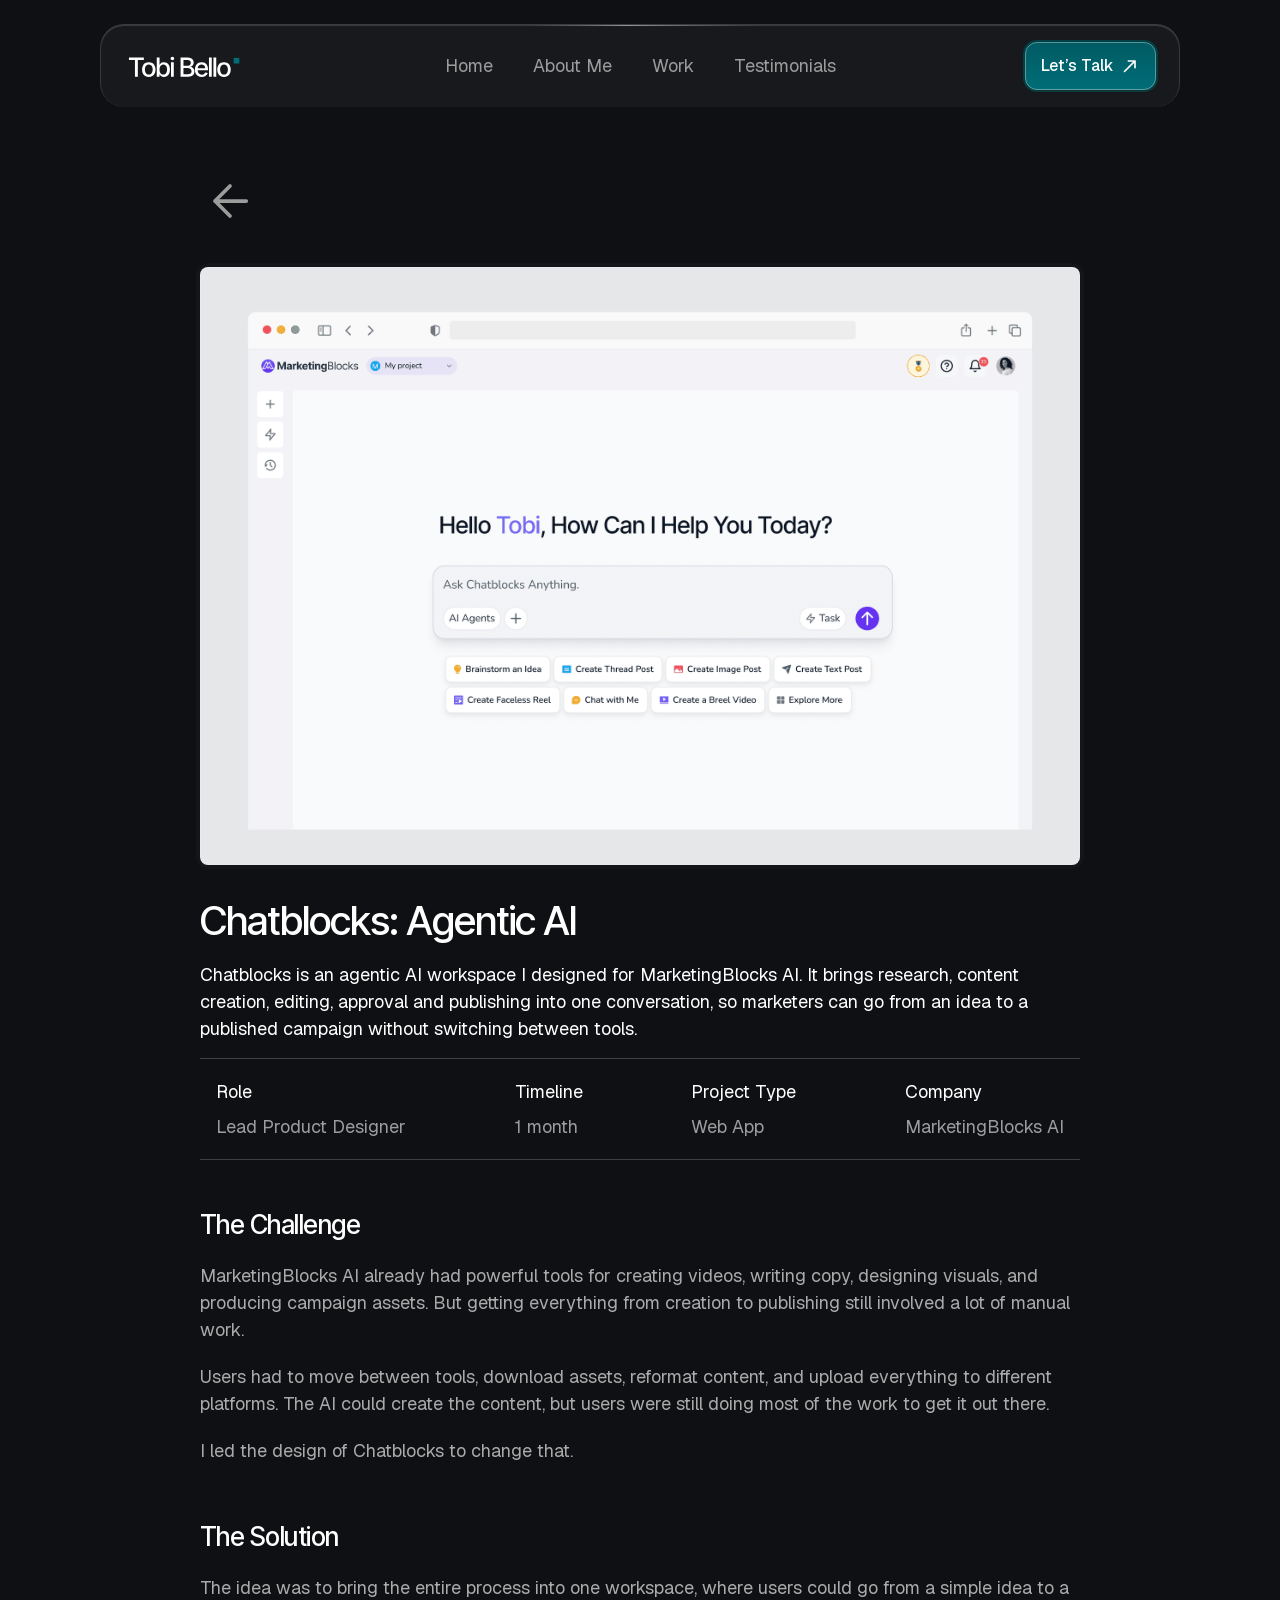
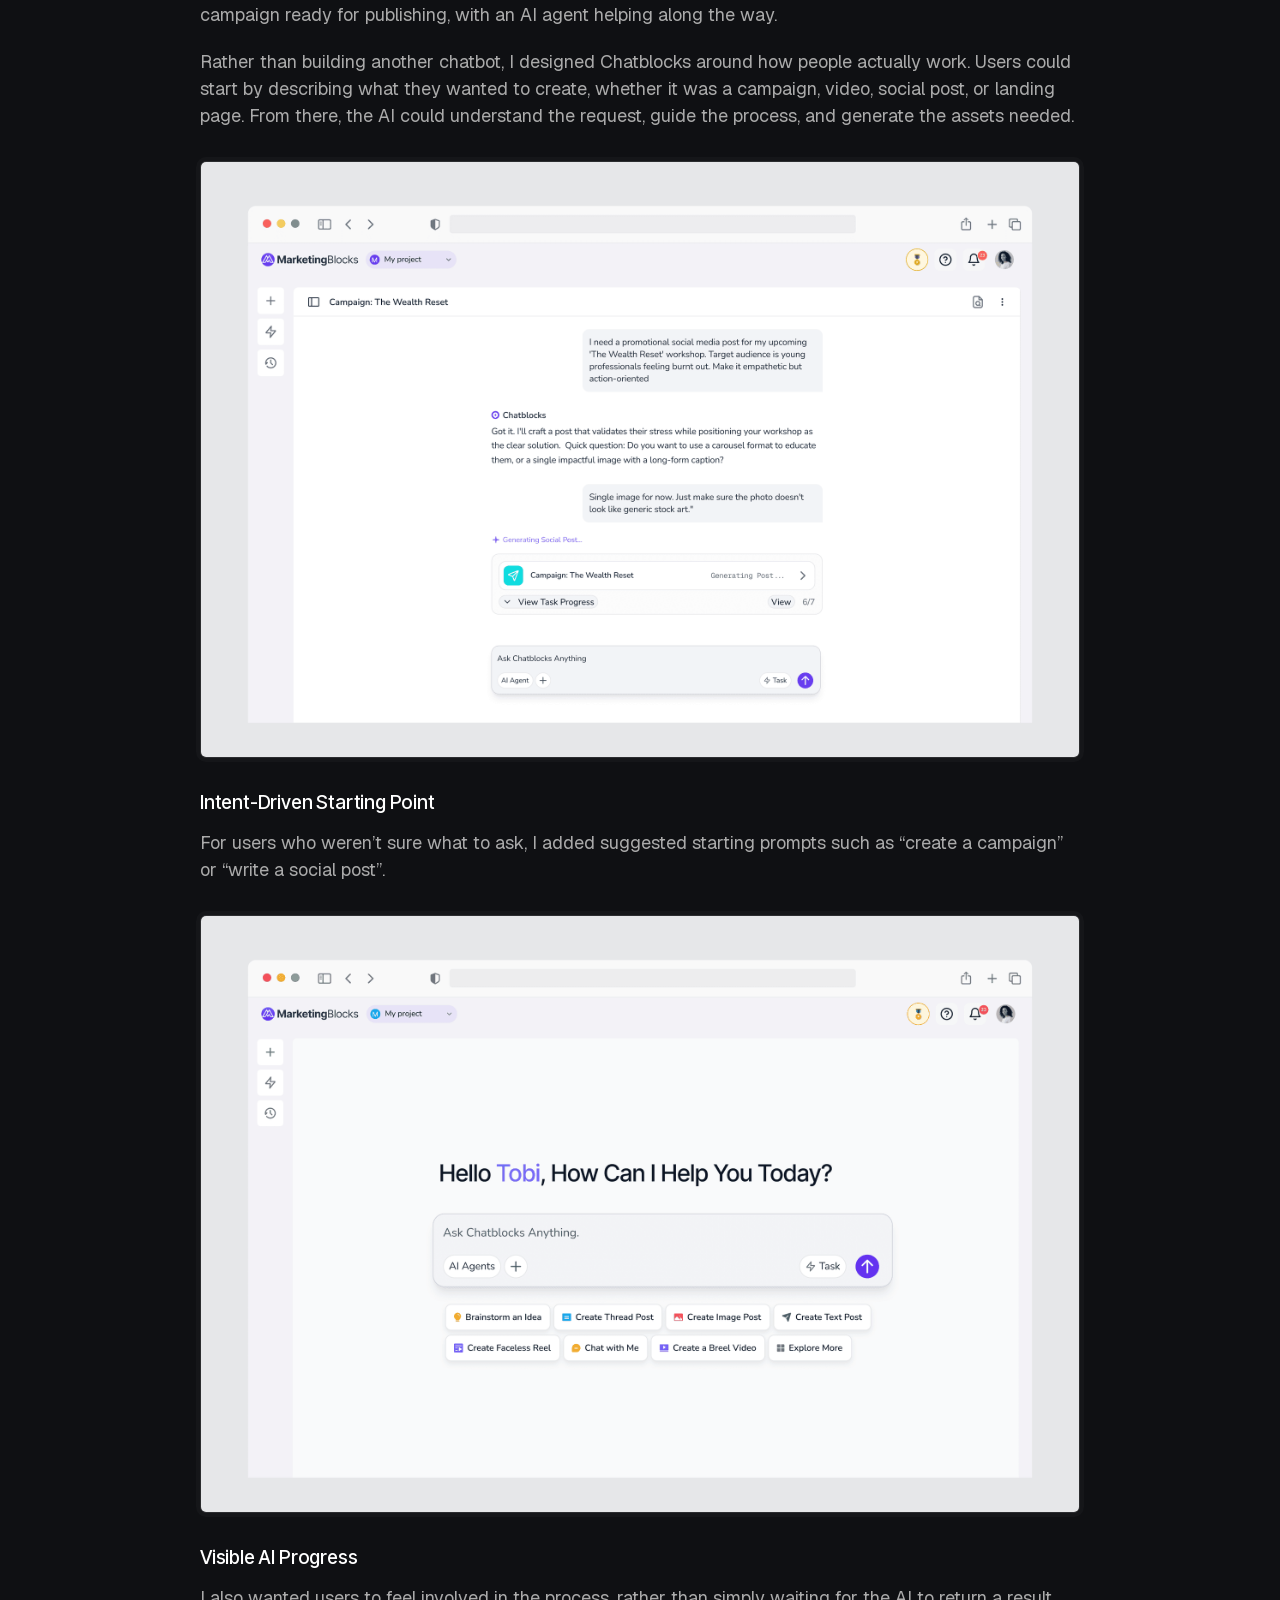
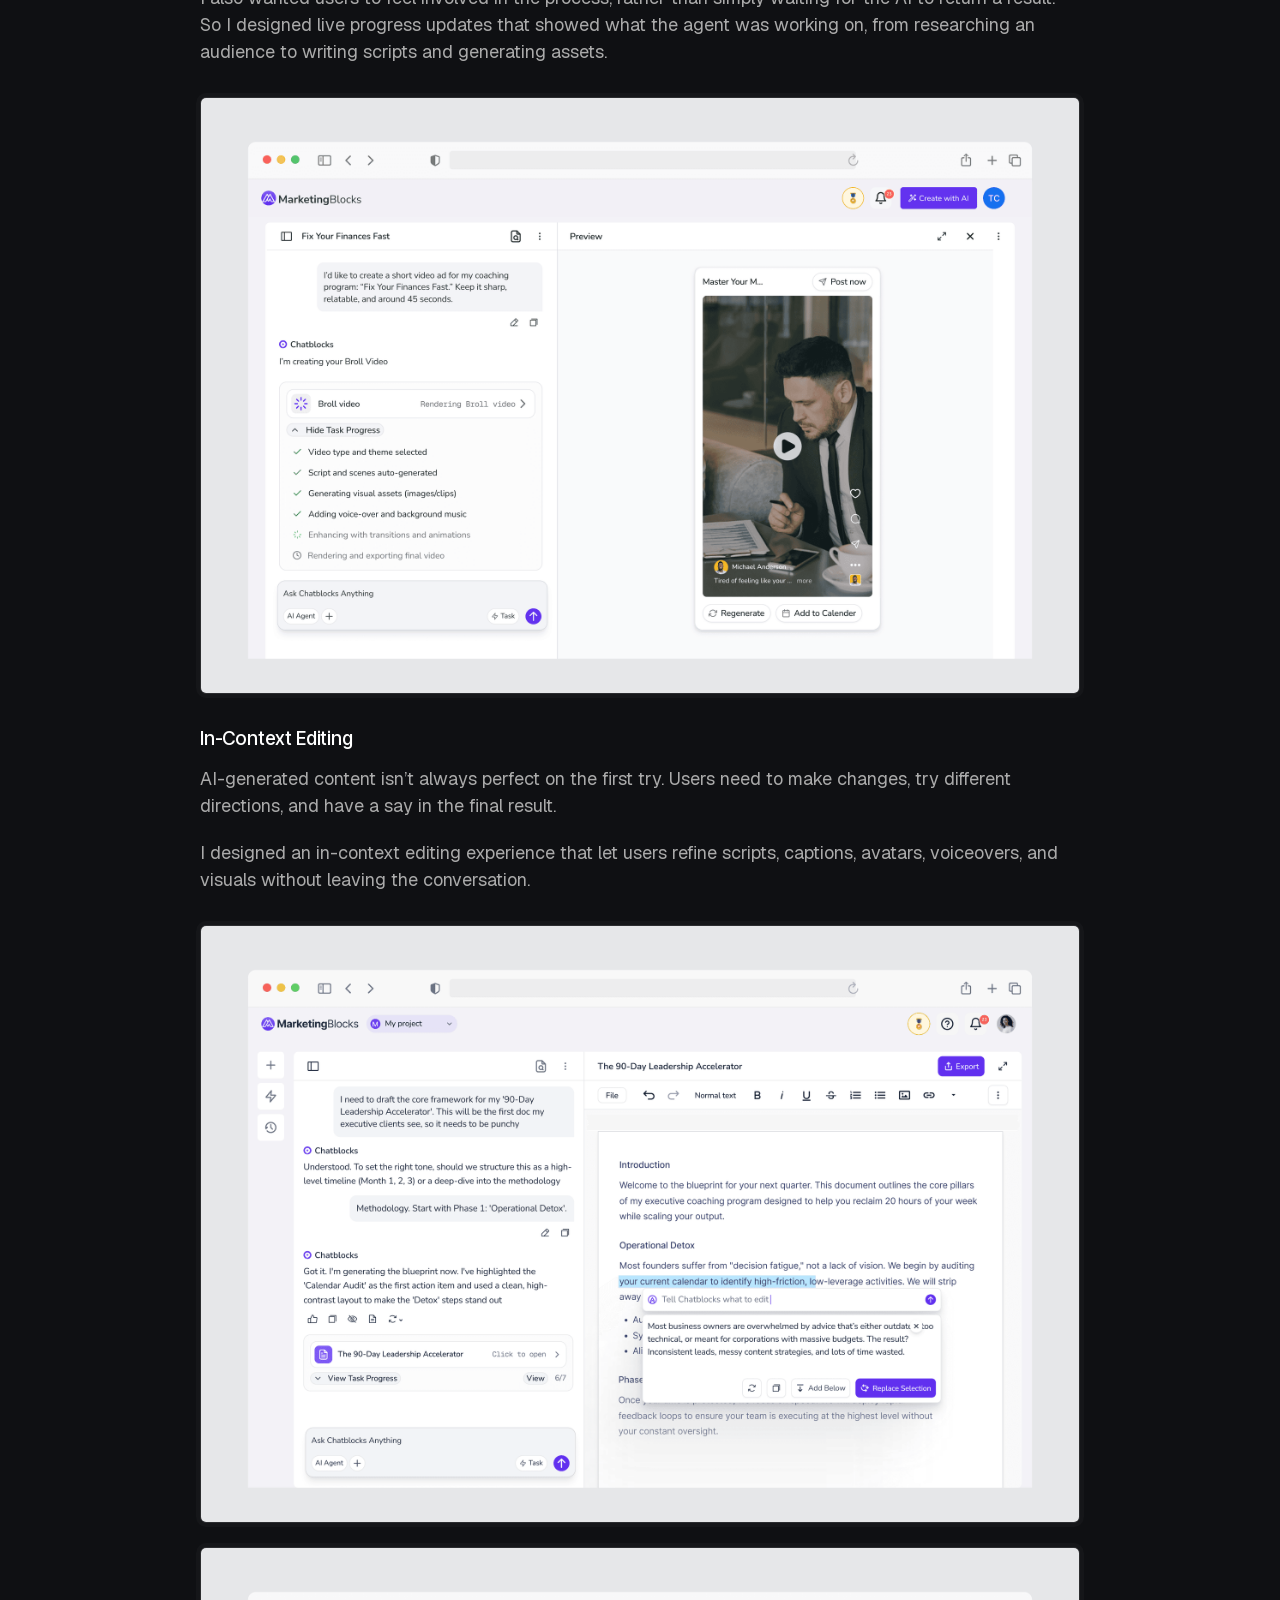
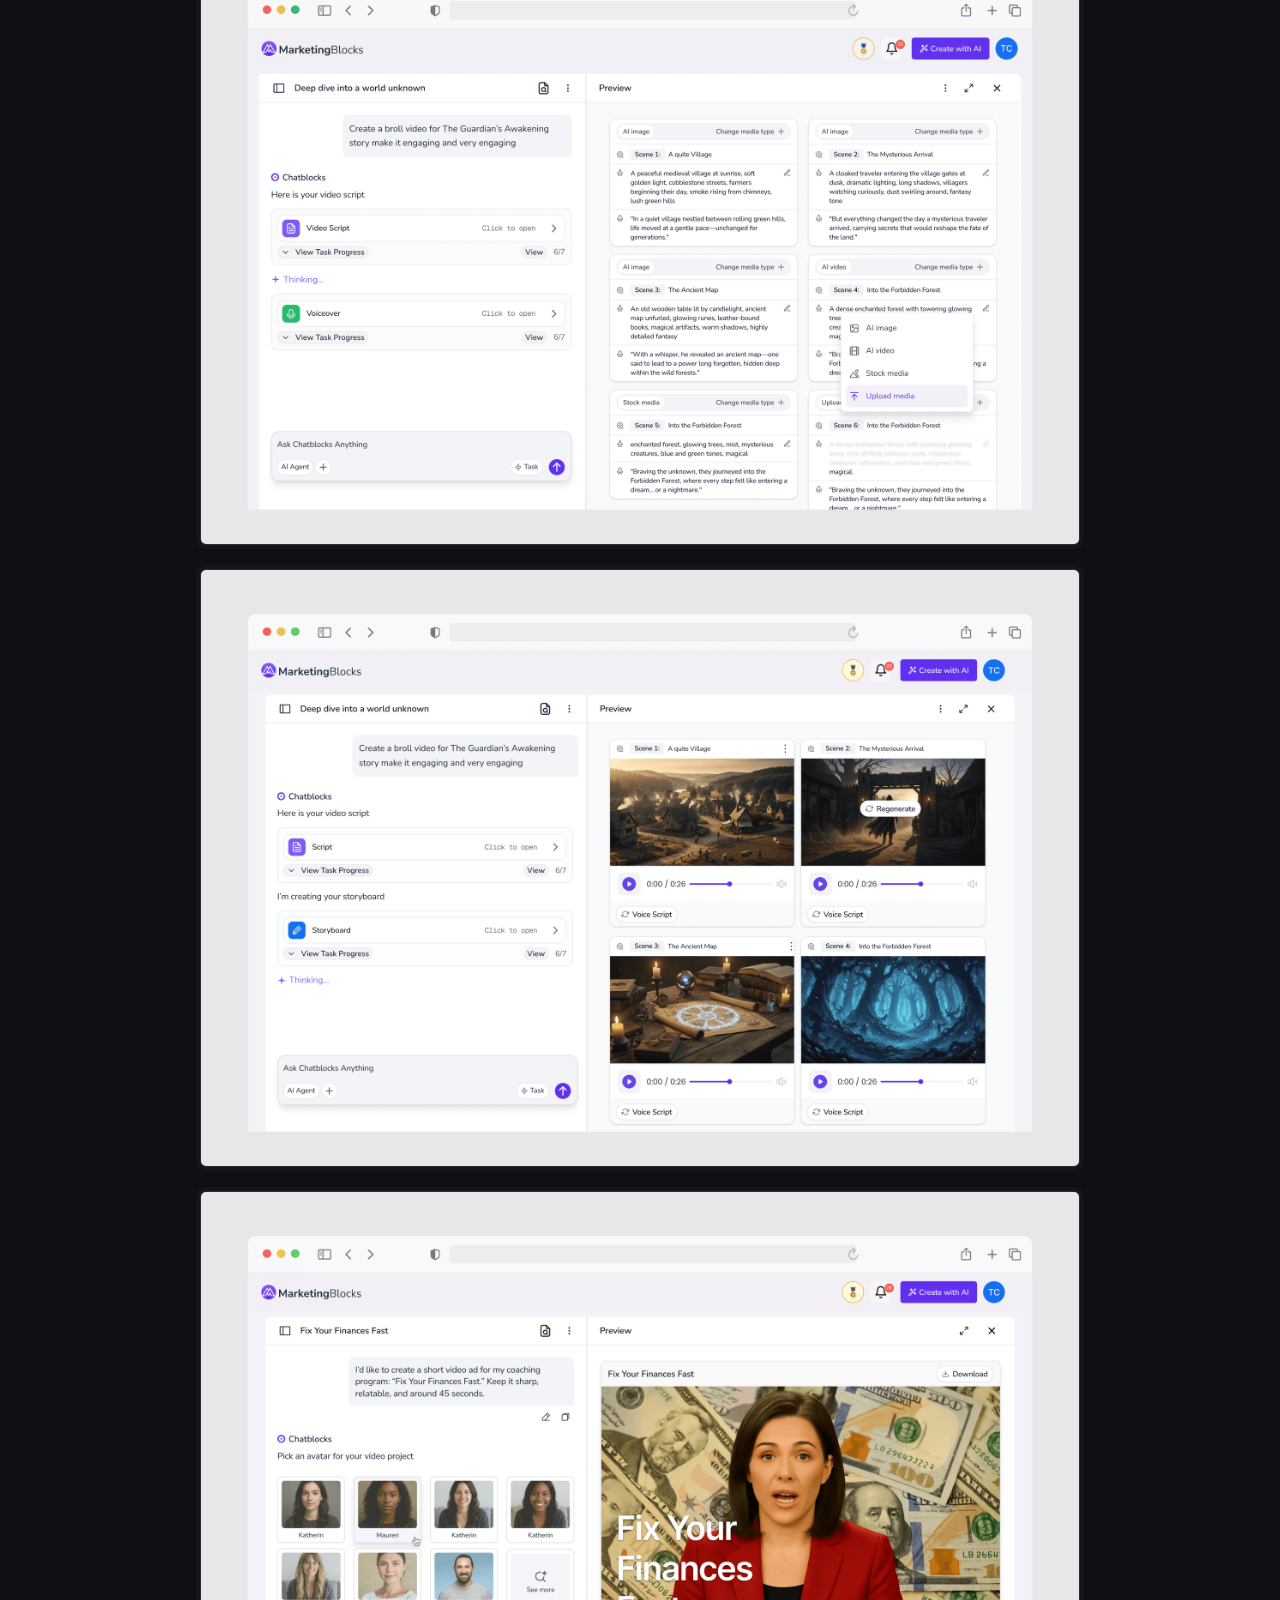
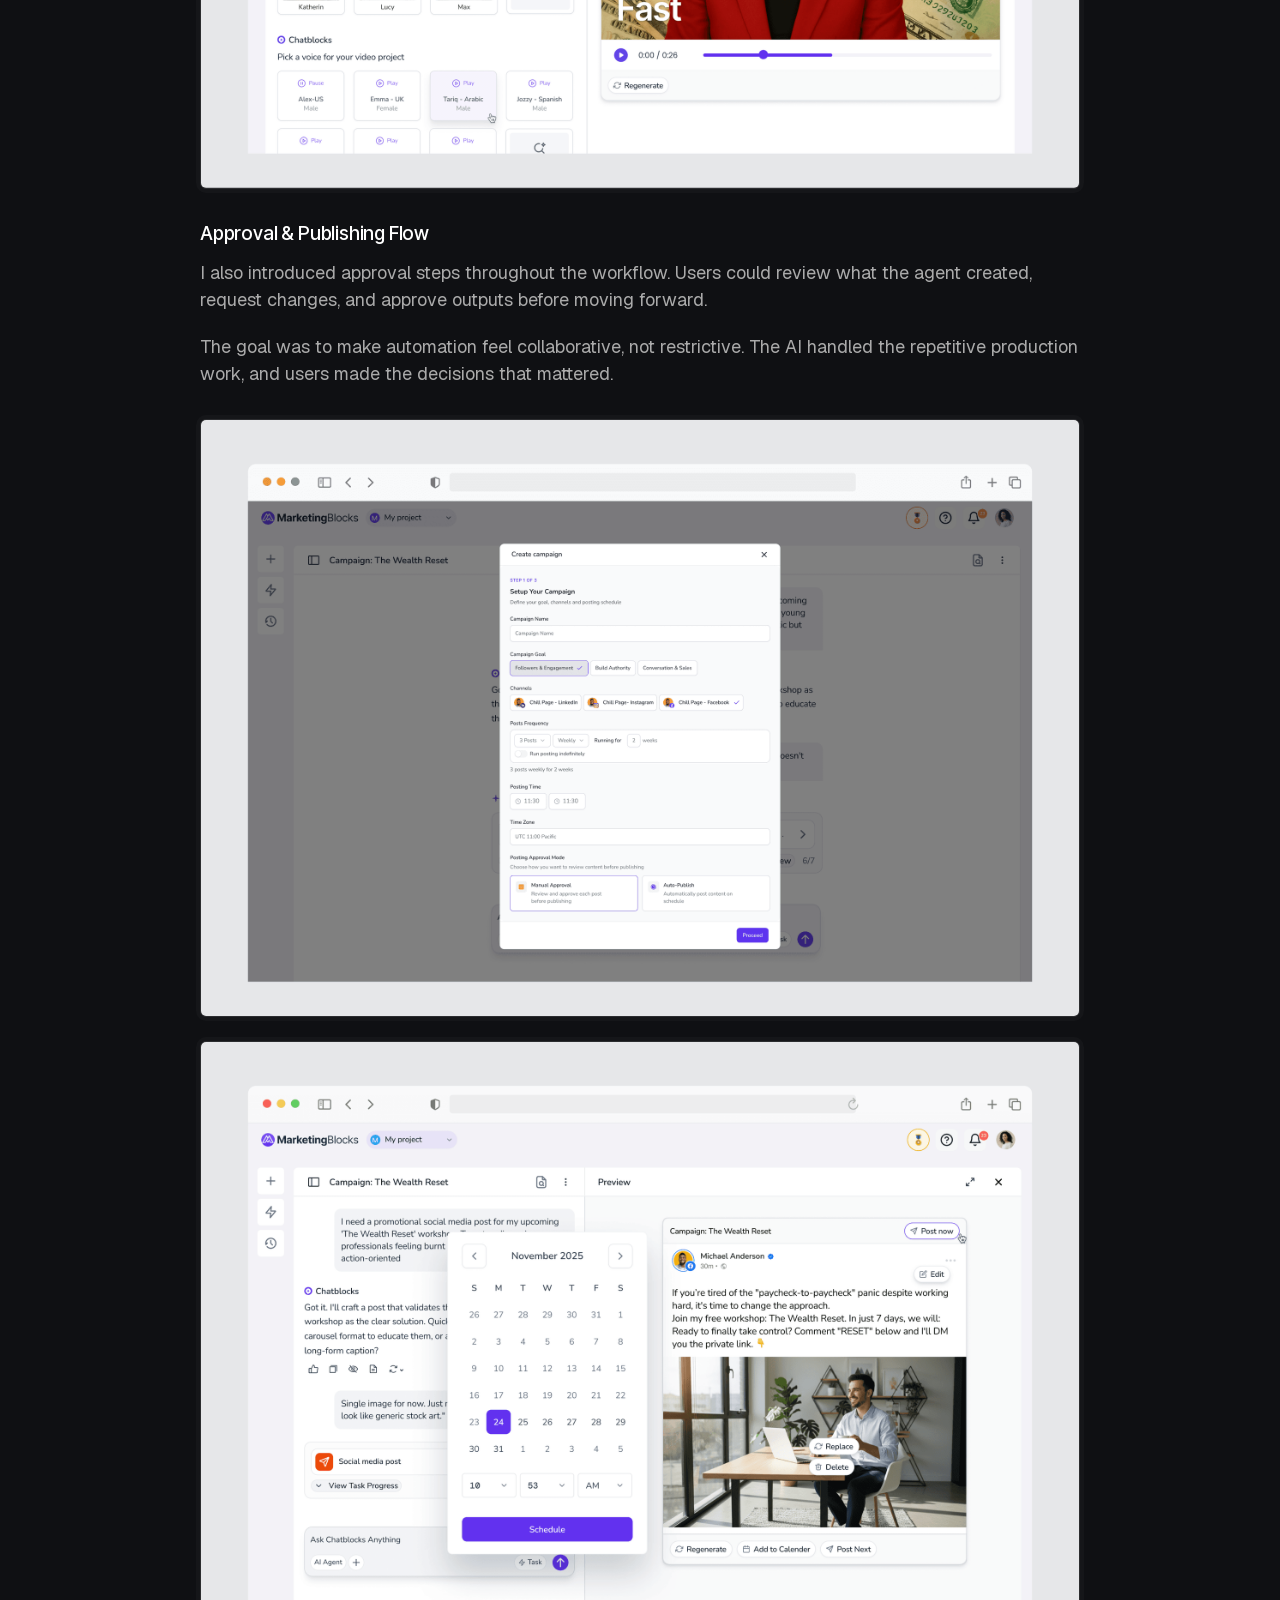
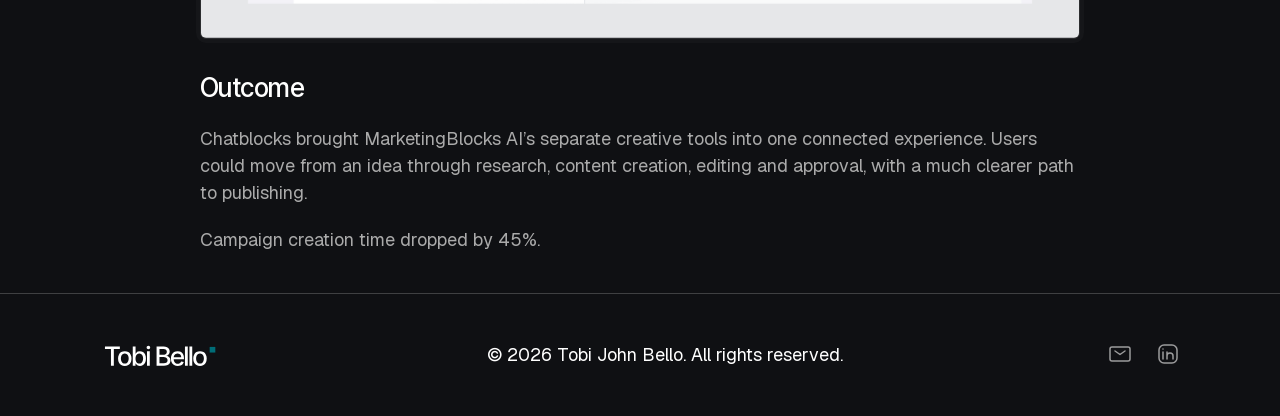
<file: work/chatblock-agenticai/index.html>
<!doctype html>
<html lang="en" class="no-js">
<head>
<meta charset="utf-8">
<meta name="viewport" content="width=device-width, initial-scale=1">
<title>Chatblocks: Agentic AI | Case study by Tobi John Bello</title>
<meta name="description" content="Chatblocks: Agentic AI: a product design case study by Tobi John Bello. MarketingBlocks AI already had powerful tools for creating videos, copy, designs, and campaign assets. But the user experience was still fragmented.">
<meta name="author" content="Tobi John Bello">
<meta name="robots" content="index, follow, max-image-preview:large">
<link rel="canonical" href="https://tobibello.pages.dev/work/chatblock-agenticai/">
<meta property="og:type" content="website">
<meta property="og:site_name" content="Tobi John Bello">
<meta property="og:url" content="https://tobibello.pages.dev/work/chatblock-agenticai/">
<meta property="og:title" content="Chatblocks: Agentic AI | Case study by Tobi John Bello">
<meta property="og:description" content="Chatblocks: Agentic AI: a product design case study by Tobi John Bello. MarketingBlocks AI already had powerful tools for creating videos, copy, designs, and campaign assets. But the user experience was still fragmented.">
<meta property="og:image" content="https://tobibello.pages.dev/assets/images/oWLiHpSBXKq6SvZy4Uui7AdJMLM.png">
<meta name="twitter:card" content="summary_large_image">
<meta name="twitter:title" content="Chatblocks: Agentic AI | Case study by Tobi John Bello">
<meta name="twitter:description" content="Chatblocks: Agentic AI: a product design case study by Tobi John Bello. MarketingBlocks AI already had powerful tools for creating videos, copy, designs, and campaign assets. But the user experience was still fragmented.">
<meta name="twitter:image" content="https://tobibello.pages.dev/assets/images/oWLiHpSBXKq6SvZy4Uui7AdJMLM.png">
<script type="application/ld+json">[{"@context": "https://schema.org", "@type": "Person", "name": "Tobi John Bello", "alternateName": ["Tobi Bello", "Tobi J. Bello"], "jobTitle": "Design Engineer & Product Designer", "url": "https://tobibello.pages.dev/", "image": "https://tobibello.pages.dev/assets/images/3a0TsaIyMQbZR7j9urEglnDvk4.png", "email": "mailto:tobijohnbello@gmail.com", "sameAs": ["https://www.linkedin.com/in/tobi-john-bello-57268a89/", "https://github.com/squarepegng", "https://tobibello.framer.website/"], "knowsAbout": ["Product design", "UX design", "UI design", "AI product design", "Agentic AI UX", "Design systems", "No-code builders", "SaaS", "Design engineering", "Prototyping"], "alumniOf": {"@type": "CollegeOrUniversity", "name": "Federal University of Technology, Akure"}}, {"@context": "https://schema.org", "@type": "WebSite", "name": "Tobi John Bello — Portfolio", "alternateName": "Tobi Bello", "url": "https://tobibello.pages.dev/"}, {"@context": "https://schema.org", "@type": "CreativeWork", "name": "Chatblocks: Agentic AI", "url": "https://tobibello.pages.dev/work/chatblock-agenticai/", "author": {"@type": "Person", "name": "Tobi John Bello", "url": "https://tobibello.pages.dev/"}, "image": "https://tobibello.pages.dev/assets/images/oWLiHpSBXKq6SvZy4Uui7AdJMLM.png"}]</script>
<link rel="icon" href="../../assets/images/3a0TsaIyMQbZR7j9urEglnDvk4.png">
<link rel="preload" href="../../assets/fonts/Geist-var.woff2" as="font" type="font/woff2" crossorigin>
<link rel="preload" href="../../assets/fonts/InterTight-var.woff2" as="font" type="font/woff2" crossorigin>
<script>document.documentElement.classList.add('js-motion')</script>
<link rel="stylesheet" href="../../assets/styles.css?v=20261031c">
</head>
<body>
<header class="site-header appear" style="--from-y:-1000px;--from-o:0;--delay:1.3s;--dur:1s">
  <nav class="nav" aria-label="Main">
    <svg class="nav-divider" viewBox="-1 -1 261 3" preserveAspectRatio="none" aria-hidden="true"><defs><linearGradient id="navline" x1="278.009" y1="2" x2="-39.2064" y2="2" gradientUnits="userSpaceOnUse"><stop offset="0.08" stop-color="#737474" stop-opacity="0"/><stop offset="0.51" stop-color="#939393"/><stop offset="0.83" stop-color="#6F6F70" stop-opacity="0"/></linearGradient></defs><line x1="0" y1="0.5" x2="259" y2="0.5" stroke="url(#navline)"/></svg>
    <a class="nav-logo" href="../../" aria-label="Tobi Bello, home"><img src="../../assets/images/7yOBBGfetjL9oez791LI37W6D8.svg" alt="Tobi Bello" width="121" height="24"></a>
    <div class="nav-links">
      <a href="../../">Home</a>
      <a href="../../#about-me">About Me</a>
      <a href="../../#work">Work</a>
      <a href="../../#testimonials">Testimonials</a>
    </div>
    <a class="btn btn-primary nav-cta" href="mailto:tobijohnbello@gmail.com">Let’s Talk <svg viewBox="0 0 20 20" fill="none" aria-hidden="true"><path d="M14.1665 7.00008L5.08315 16.0834C4.93037 16.2362 4.73593 16.3126 4.49982 16.3126C4.26371 16.3126 4.06926 16.2362 3.91648 16.0834C3.76371 15.9306 3.68732 15.7362 3.68732 15.5001C3.68732 15.264 3.76371 15.0695 3.91648 14.9167L12.9998 5.83341H8.33315C8.09704 5.83341 7.89912 5.75355 7.7394 5.59383C7.57968 5.43411 7.49982 5.23619 7.49982 5.00008C7.49982 4.76397 7.57968 4.56605 7.7394 4.40633C7.89912 4.24661 8.09704 4.16675 8.33315 4.16675H14.9998C15.2359 4.16675 15.4338 4.24661 15.5936 4.40633C15.7533 4.56605 15.8331 4.76397 15.8331 5.00008V11.6667C15.8331 11.9029 15.7533 12.1008 15.5936 12.2605C15.4338 12.4202 15.2359 12.5001 14.9998 12.5001C14.7637 12.5001 14.5658 12.4202 14.4061 12.2605C14.2463 12.1008 14.1665 11.9029 14.1665 11.6667V7.00008Z" fill="white"/></svg></a>
    <button class="nav-toggle" type="button" aria-label="Menu" aria-expanded="false"><span></span><span></span></button>
    <div class="nav-menu">
      <a href="../../">Home</a>
      <a href="../../#about-me">About Me</a>
      <a href="../../#work">Work</a>
      <a href="../../#testimonials">Testimonials</a>
      <a class="btn btn-primary" href="mailto:tobijohnbello@gmail.com">Let’s Talk <svg viewBox="0 0 20 20" fill="none" aria-hidden="true"><path d="M14.1665 7.00008L5.08315 16.0834C4.93037 16.2362 4.73593 16.3126 4.49982 16.3126C4.26371 16.3126 4.06926 16.2362 3.91648 16.0834C3.76371 15.9306 3.68732 15.7362 3.68732 15.5001C3.68732 15.264 3.76371 15.0695 3.91648 14.9167L12.9998 5.83341H8.33315C8.09704 5.83341 7.89912 5.75355 7.7394 5.59383C7.57968 5.43411 7.49982 5.23619 7.49982 5.00008C7.49982 4.76397 7.57968 4.56605 7.7394 4.40633C7.89912 4.24661 8.09704 4.16675 8.33315 4.16675H14.9998C15.2359 4.16675 15.4338 4.24661 15.5936 4.40633C15.7533 4.56605 15.8331 4.76397 15.8331 5.00008V11.6667C15.8331 11.9029 15.7533 12.1008 15.5936 12.2605C15.4338 12.4202 15.2359 12.5001 14.9998 12.5001C14.7637 12.5001 14.5658 12.4202 14.4061 12.2605C14.2463 12.1008 14.1665 11.9029 14.1665 11.6667V7.00008Z" fill="white"/></svg></a>
    </div>
  </nav>
</header>
<main class="case">
  <div class="case-top">
    <a class="back appear" style="--from-y:20px;--from-o:0;--delay:.2s" href="../../#work" aria-label="Back to work"><svg viewBox="0 0 24 24" fill="none" stroke-width="1.5" aria-hidden="true"><path d="M18.5 12H6m0 0l6-6m-6 6l6 6" stroke="currentColor" stroke-linecap="round" stroke-linejoin="round"/></svg></a>
    <img class="case-cover frame-img appear" style="--from-y:32px;--from-o:0;--delay:.3s" src="../../assets/images/oWLiHpSBXKq6SvZy4Uui7AdJMLM.png" alt="Chatblocks: Agentic AI">
    <div class="case-header appear" style="--from-y:32px;--from-o:0;--delay:.4s">
      <h1>Chatblocks: Agentic AI</h1>
      <div class="case-desc"><p>Chatblocks is an agentic AI workspace I designed for MarketingBlocks AI. It brings research, content creation, editing, approval and publishing into one conversation, so marketers can go from an idea to a published campaign without switching between tools.</p></div>
      <dl class="info">
        <div><dt>Role</dt><dd>Lead Product Designer</dd></div>
        <div><dt>Timeline</dt><dd>1 month</dd></div>
        <div><dt>Project Type</dt><dd>Web App</dd></div>
        <div><dt>Company</dt><dd>MarketingBlocks AI</dd></div>
      </dl>
    </div>
  </div>
  <article class="rt"><h3>The Challenge</h3><p>MarketingBlocks AI already had powerful tools for creating videos, writing copy, designing visuals, and producing campaign assets. But getting everything from creation to publishing still involved a lot of manual work.</p><p>Users had to move between tools, download assets, reformat content, and upload everything to different platforms. The AI could create the content, but users were still doing most of the work to get it out there.</p><p>I led the design of Chatblocks to change that.</p><h3>The Solution</h3><p>The idea was to bring the entire process into one workspace, where users could go from a simple idea to a campaign ready for publishing, with an AI agent helping along the way.</p><p>Rather than building another chatbot, I designed Chatblocks around how people actually work. Users could start by describing what they wanted to create, whether it was a campaign, video, social post, or landing page. From there, the AI could understand the request, guide the process, and generate the assets needed.</p><img loading="lazy" width="2160" height="1465" src="../../assets/images/IkyB6Bvr9G70yqy1gCYuDxf0yM.png"><h4>Intent-Driven Starting Point</h4><p>For users who weren’t sure what to ask, I added suggested starting prompts such as “create a campaign” or “write a social post”.</p><img loading="lazy" width="2160" height="1465" src="../../assets/images/oWLiHpSBXKq6SvZy4Uui7AdJMLM.png"><h4>Visible AI Progress</h4><p>I also wanted users to feel involved in the process, rather than simply waiting for the AI to return a result. So I designed live progress updates that showed what the agent was working on, from researching an audience to writing scripts and generating assets.</p><img loading="lazy" width="2160" height="1465" src="../../assets/images/LeMDtIHaYVI9xUqLcvwjZyIfugE.png"><h4>In-Context Editing</h4><p>AI-generated content isn’t always perfect on the first try. Users need to make changes, try different directions, and have a say in the final result.</p><p>I designed an in-context editing experience that let users refine scripts, captions, avatars, voiceovers, and visuals without leaving the conversation.</p><img loading="lazy" width="2160" height="1465" src="../../assets/images/QTqUZ0yXYI3jv46z6VtDaS5t5jk.png"><img loading="lazy" width="2160" height="1465" src="../../assets/images/RYuKFGalIuZRkLJ5NTrfXYQkpM.png"><img loading="lazy" width="1440" height="977" src="../../assets/images/DY47OM8clZB3vadReTI1ehji8.png"><img loading="lazy" width="1080" height="733" src="../../assets/images/MogYwnr8gc5LxoKFQ41JXZI89Js.png"><h4>Approval &amp; Publishing Flow</h4><p>I also introduced approval steps throughout the workflow. Users could review what the agent created, request changes, and approve outputs before moving forward.</p><p>The goal was to make automation feel collaborative, not restrictive. The AI handled the repetitive production work, and users made the decisions that mattered.</p><img loading="lazy" width="2160" height="1465" src="../../assets/images/HLKl1XECBrAmuWd1mLJLyoo4l0.png"><img loading="lazy" width="1080" height="733" src="../../assets/images/1yTOeikJjZb3DeXSmIwZ1Ao.png"><h3>Outcome</h3><p>Chatblocks brought MarketingBlocks AI’s separate creative tools into one connected experience. Users could move from an idea through research, content creation, editing and approval, with a much clearer path to publishing.</p><p>Campaign creation time dropped by 45%.</p></article>
</main>
<footer class="footer">
  <div class="footer-inner">
    <a class="footer-logo" href="../../"><img src="../../assets/images/7yOBBGfetjL9oez791LI37W6D8.svg" alt="Tobi Bello" width="121" height="24"></a>
    <p class="copyright">© 2026 Tobi John Bello. All rights reserved.</p>
    <div class="socials">
      <a href="mailto:tobijohnbello@gmail.com" aria-label="Email"><svg viewBox="0 0 24 24" fill="none" stroke-width="1.5" aria-hidden="true"><path d="M7 9l5 3.5L17 9" stroke="currentColor" stroke-linecap="round" stroke-linejoin="round"/><path d="M2 17V7a2 2 0 012-2h16a2 2 0 012 2v10a2 2 0 01-2 2H4a2 2 0 01-2-2z" stroke="currentColor"/></svg></a>
      <a href="https://www.linkedin.com/in/tobi-john-bello-57268a89/" target="_blank" rel="noopener" aria-label="LinkedIn"><svg viewBox="0 0 24 24" fill="none" stroke-width="1.5" aria-hidden="true"><path d="M21 8v8a5 5 0 01-5 5H8a5 5 0 01-5-5V8a5 5 0 015-5h8a5 5 0 015 5zM7 17v-7" stroke="currentColor" stroke-linecap="round" stroke-linejoin="round"/><path d="M11 17v-3.25M11 10v3.75m0 0c0-3.75 6-3.75 6 0V17M7 7.01l.01-.011" stroke="currentColor" stroke-linecap="round" stroke-linejoin="round"/></svg></a>
    </div>
  </div>
</footer>
<script src="../../assets/site.js?v=20261031c"></script>
</body>
</html>
</file>
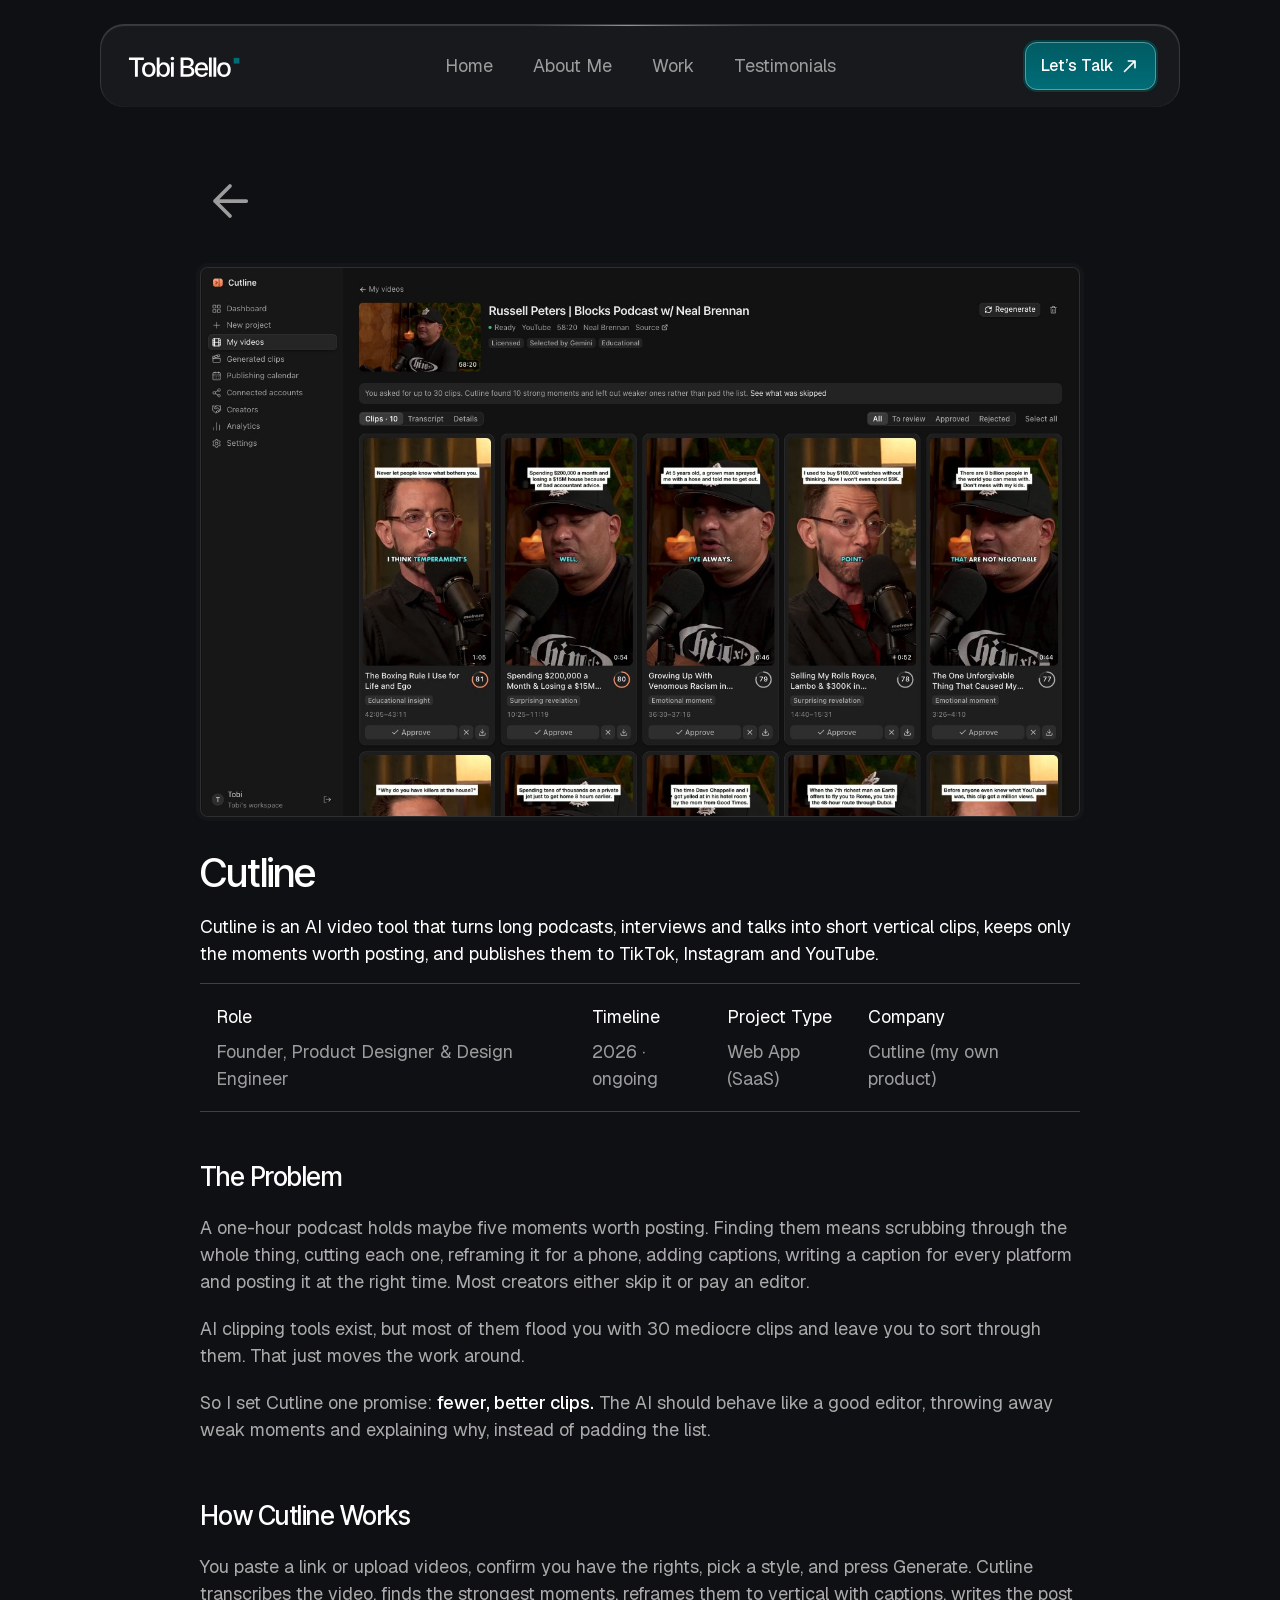
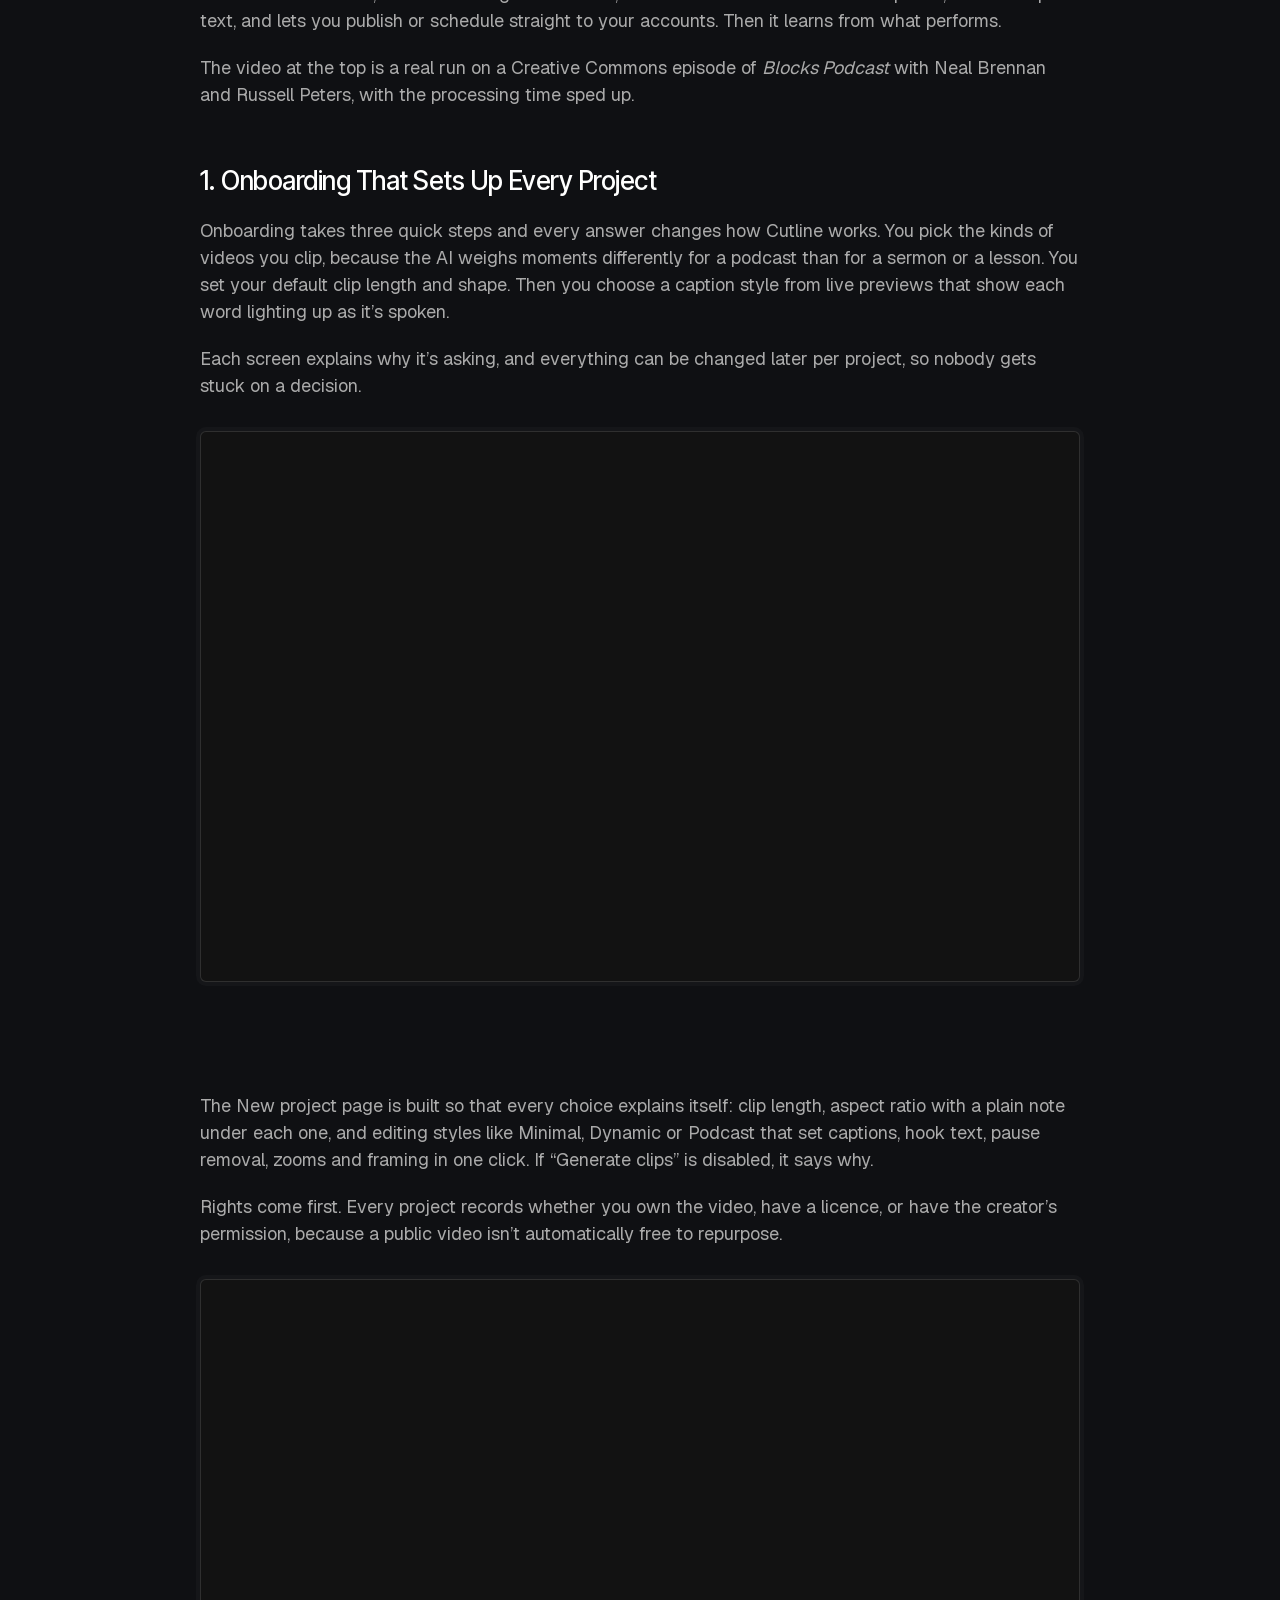
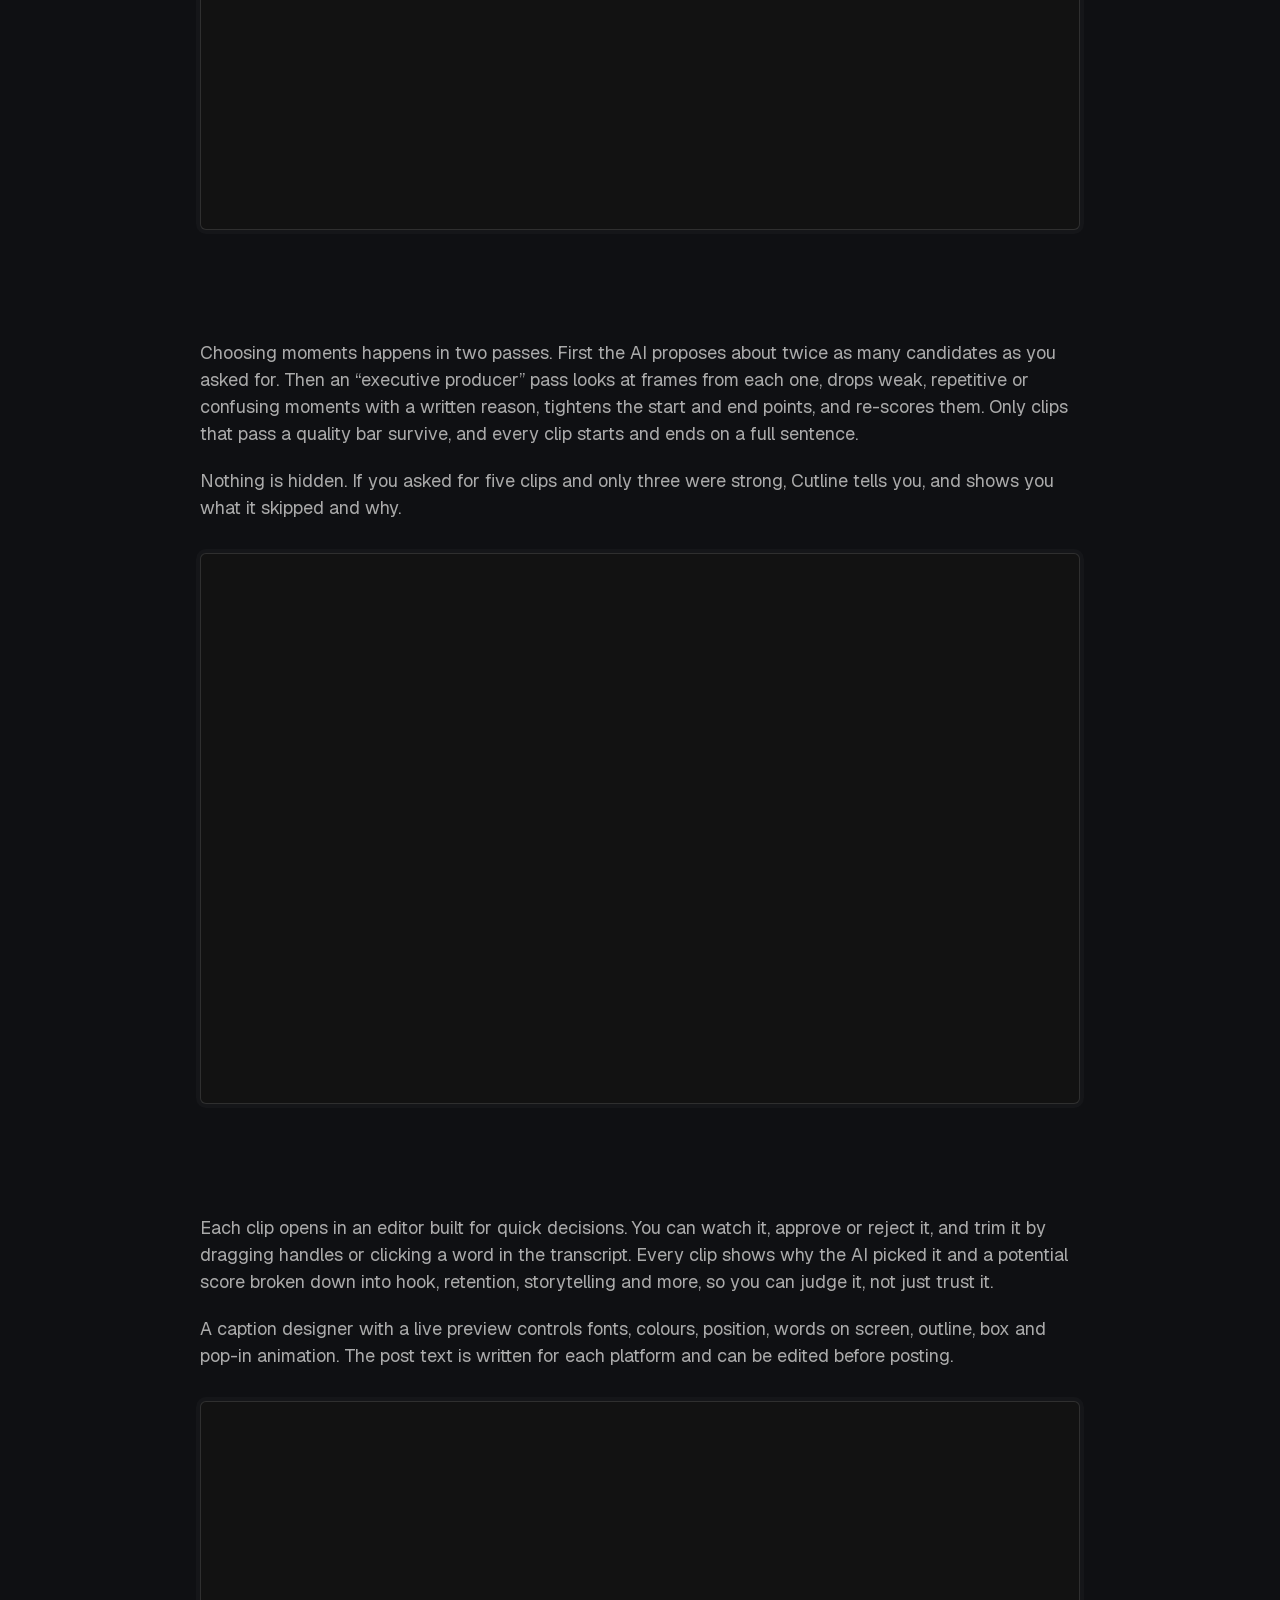
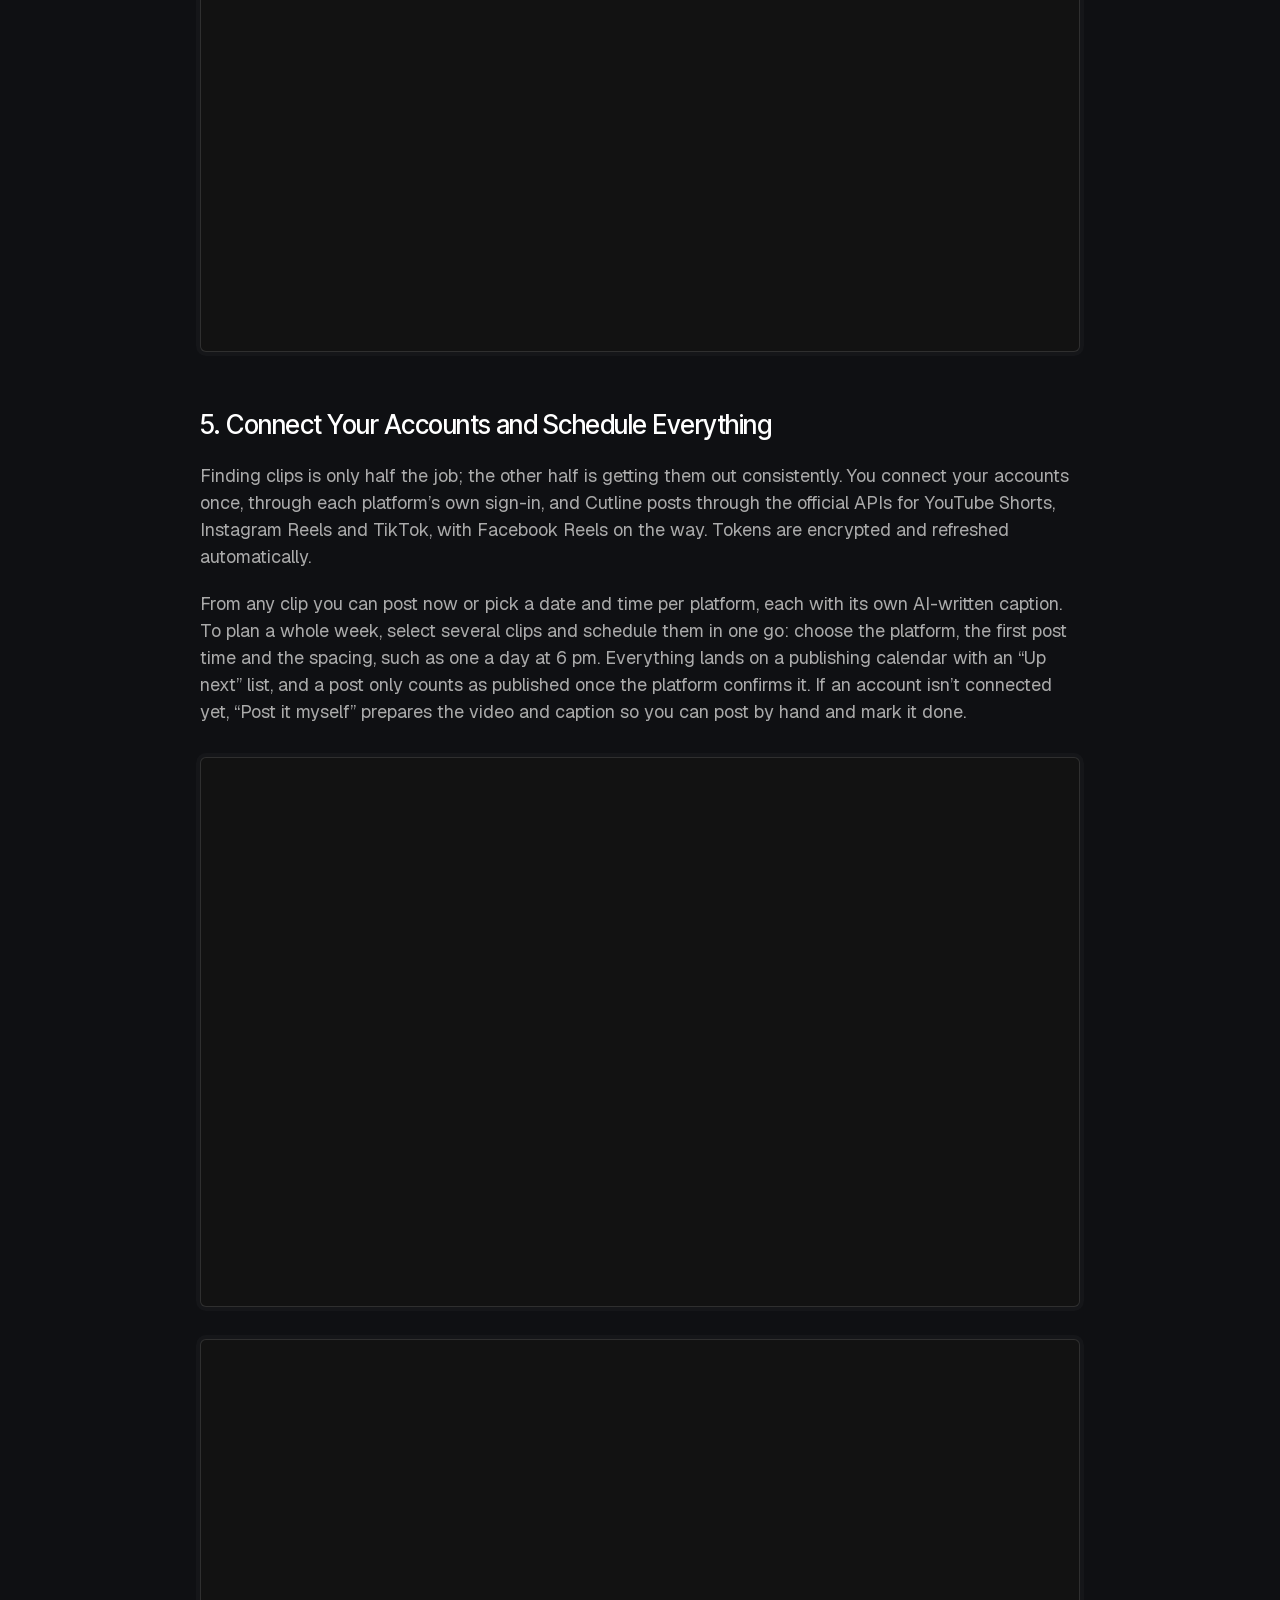
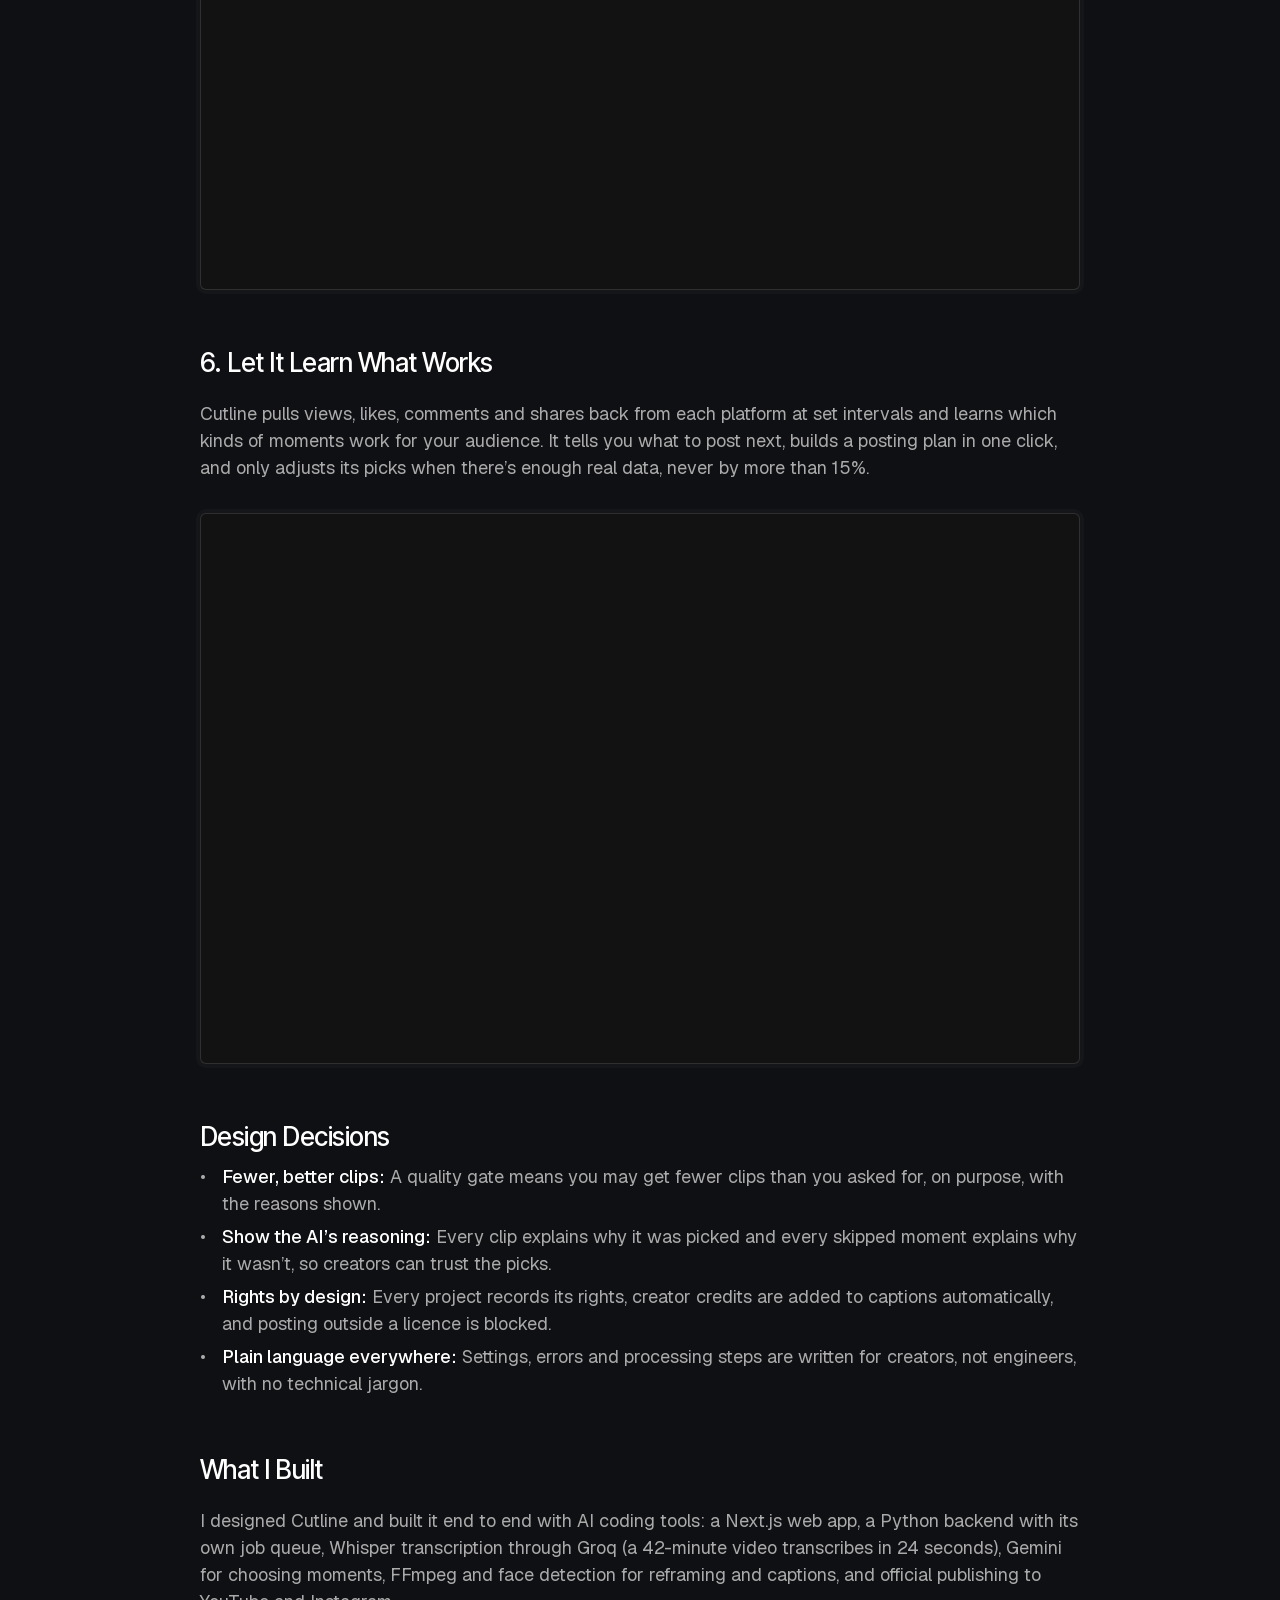
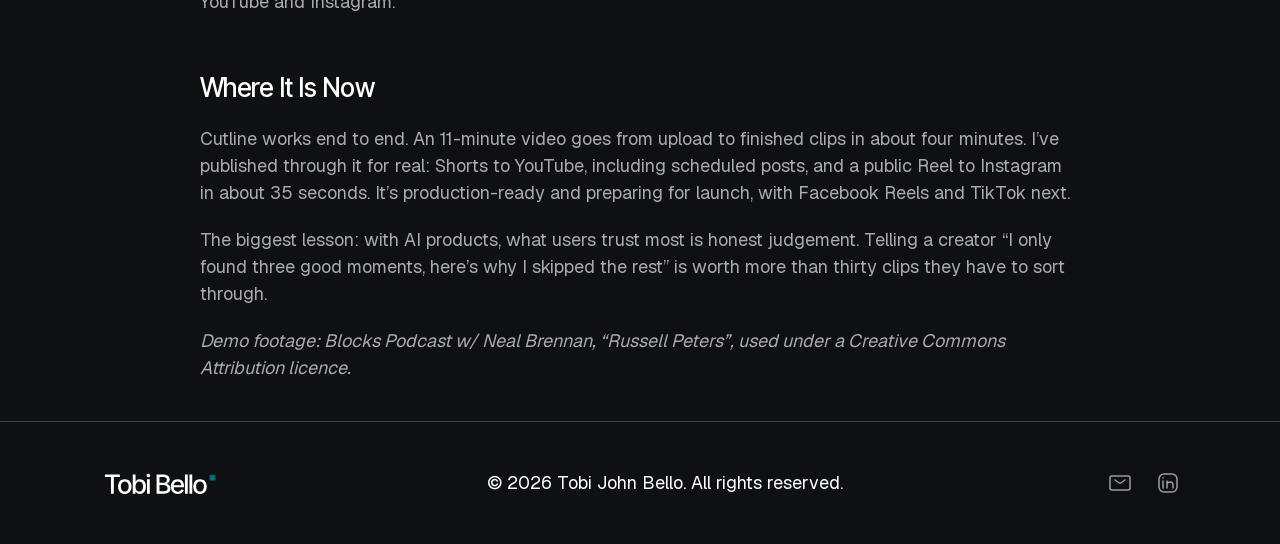
<file: work/cutline/index.html>
<!doctype html>
<html lang="en" class="no-js">
<head>
<meta charset="utf-8">
<meta name="viewport" content="width=device-width, initial-scale=1">
<title>Cutline | Case study by Tobi John Bello</title>
<meta name="description" content="Cutline: a product design and design engineering case study by Tobi John Bello. Cutline is an AI video tool that turns long podcasts, interviews and talks into short vertical clips, keeps only the moments worth posting, and publishes them to TikTok, Instagram and YouTube.">
<meta name="author" content="Tobi John Bello">
<meta name="robots" content="index, follow, max-image-preview:large">
<link rel="canonical" href="https://tobibello.pages.dev/work/cutline/">
<meta property="og:type" content="website">
<meta property="og:site_name" content="Tobi John Bello">
<meta property="og:url" content="https://tobibello.pages.dev/work/cutline/">
<meta property="og:title" content="Cutline | Case study by Tobi John Bello">
<meta property="og:description" content="Cutline: a product design and design engineering case study by Tobi John Bello. Cutline is an AI video tool that turns long podcasts, interviews and talks into short vertical clips, keeps only the moments worth posting, and publishes them to TikTok, Instagram and YouTube.">
<meta property="og:image" content="https://tobibello.pages.dev/assets/images/cutline/cutline-thumb.jpg?v=7">
<meta name="twitter:card" content="summary_large_image">
<meta name="twitter:title" content="Cutline | Case study by Tobi John Bello">
<meta name="twitter:description" content="Cutline: a product design and design engineering case study by Tobi John Bello. Cutline is an AI video tool that turns long podcasts, interviews and talks into short vertical clips, keeps only the moments worth posting, and publishes them to TikTok, Instagram and YouTube.">
<meta name="twitter:image" content="https://tobibello.pages.dev/assets/images/cutline/cutline-thumb.jpg?v=7">
<script type="application/ld+json">[{"@context": "https://schema.org", "@type": "Person", "name": "Tobi John Bello", "alternateName": ["Tobi Bello", "Tobi J. Bello"], "jobTitle": "Design Engineer & Product Designer", "url": "https://tobibello.pages.dev/", "image": "https://tobibello.pages.dev/assets/images/3a0TsaIyMQbZR7j9urEglnDvk4.png", "email": "mailto:tobijohnbello@gmail.com", "sameAs": ["https://www.linkedin.com/in/tobi-john-bello-57268a89/", "https://github.com/squarepegng", "https://tobibello.framer.website/"], "knowsAbout": ["Product design", "UX design", "UI design", "AI product design", "Agentic AI UX", "Design systems", "No-code builders", "SaaS", "Design engineering", "Prototyping"], "alumniOf": {"@type": "CollegeOrUniversity", "name": "Federal University of Technology, Akure"}}, {"@context": "https://schema.org", "@type": "WebSite", "name": "Tobi John Bello — Portfolio", "alternateName": "Tobi Bello", "url": "https://tobibello.pages.dev/"}, {"@context": "https://schema.org", "@type": "CreativeWork", "name": "Augmented Reality Try-On", "url": "https://tobibello.pages.dev/work/cutline/", "author": {"@type": "Person", "name": "Tobi John Bello", "url": "https://tobibello.pages.dev/"}, "image": "https://tobibello.pages.dev/assets/images/9REVzFUQ6uCuavGl8Y809GJALQE.png"}]</script>
<link rel="icon" href="../../assets/images/3a0TsaIyMQbZR7j9urEglnDvk4.png">
<link rel="preload" href="../../assets/fonts/Geist-var.woff2" as="font" type="font/woff2" crossorigin>
<link rel="preload" href="../../assets/fonts/InterTight-var.woff2" as="font" type="font/woff2" crossorigin>
<script>document.documentElement.classList.add('js-motion')</script>
<link rel="stylesheet" href="../../assets/styles.css?v=20261125c">
</head>
<body>
<header class="site-header appear" style="--from-y:-1000px;--from-o:0;--delay:1.3s;--dur:1s">
  <nav class="nav" aria-label="Main">
    <svg class="nav-divider" viewBox="-1 -1 261 3" preserveAspectRatio="none" aria-hidden="true"><defs><linearGradient id="navline" x1="278.009" y1="2" x2="-39.2064" y2="2" gradientUnits="userSpaceOnUse"><stop offset="0.08" stop-color="#737474" stop-opacity="0"/><stop offset="0.51" stop-color="#939393"/><stop offset="0.83" stop-color="#6F6F70" stop-opacity="0"/></linearGradient></defs><line x1="0" y1="0.5" x2="259" y2="0.5" stroke="url(#navline)"/></svg>
    <a class="nav-logo" href="../../" aria-label="Tobi Bello, home"><img src="../../assets/images/7yOBBGfetjL9oez791LI37W6D8.svg" alt="Tobi Bello" width="121" height="24"></a>
    <div class="nav-links">
      <a href="../../">Home</a>
      <a href="../../#about-me">About Me</a>
      <a href="../../#work">Work</a>
      <a href="../../#testimonials">Testimonials</a>
    </div>
    <a class="btn btn-primary nav-cta" href="mailto:tobijohnbello@gmail.com">Let’s Talk <svg viewBox="0 0 20 20" fill="none" aria-hidden="true"><path d="M14.1665 7.00008L5.08315 16.0834C4.93037 16.2362 4.73593 16.3126 4.49982 16.3126C4.26371 16.3126 4.06926 16.2362 3.91648 16.0834C3.76371 15.9306 3.68732 15.7362 3.68732 15.5001C3.68732 15.264 3.76371 15.0695 3.91648 14.9167L12.9998 5.83341H8.33315C8.09704 5.83341 7.89912 5.75355 7.7394 5.59383C7.57968 5.43411 7.49982 5.23619 7.49982 5.00008C7.49982 4.76397 7.57968 4.56605 7.7394 4.40633C7.89912 4.24661 8.09704 4.16675 8.33315 4.16675H14.9998C15.2359 4.16675 15.4338 4.24661 15.5936 4.40633C15.7533 4.56605 15.8331 4.76397 15.8331 5.00008V11.6667C15.8331 11.9029 15.7533 12.1008 15.5936 12.2605C15.4338 12.4202 15.2359 12.5001 14.9998 12.5001C14.7637 12.5001 14.5658 12.4202 14.4061 12.2605C14.2463 12.1008 14.1665 11.9029 14.1665 11.6667V7.00008Z" fill="white"/></svg></a>
    <button class="nav-toggle" type="button" aria-label="Menu" aria-expanded="false"><span></span><span></span></button>
    <div class="nav-menu">
      <a href="../../">Home</a>
      <a href="../../#about-me">About Me</a>
      <a href="../../#work">Work</a>
      <a href="../../#testimonials">Testimonials</a>
      <a class="btn btn-primary" href="mailto:tobijohnbello@gmail.com">Let’s Talk <svg viewBox="0 0 20 20" fill="none" aria-hidden="true"><path d="M14.1665 7.00008L5.08315 16.0834C4.93037 16.2362 4.73593 16.3126 4.49982 16.3126C4.26371 16.3126 4.06926 16.2362 3.91648 16.0834C3.76371 15.9306 3.68732 15.7362 3.68732 15.5001C3.68732 15.264 3.76371 15.0695 3.91648 14.9167L12.9998 5.83341H8.33315C8.09704 5.83341 7.89912 5.75355 7.7394 5.59383C7.57968 5.43411 7.49982 5.23619 7.49982 5.00008C7.49982 4.76397 7.57968 4.56605 7.7394 4.40633C7.89912 4.24661 8.09704 4.16675 8.33315 4.16675H14.9998C15.2359 4.16675 15.4338 4.24661 15.5936 4.40633C15.7533 4.56605 15.8331 4.76397 15.8331 5.00008V11.6667C15.8331 11.9029 15.7533 12.1008 15.5936 12.2605C15.4338 12.4202 15.2359 12.5001 14.9998 12.5001C14.7637 12.5001 14.5658 12.4202 14.4061 12.2605C14.2463 12.1008 14.1665 11.9029 14.1665 11.6667V7.00008Z" fill="white"/></svg></a>
    </div>
  </nav>
</header>
<main class="case">
  <div class="case-top">
    <a class="back appear" style="--from-y:20px;--from-o:0;--delay:.2s" href="../../#work" aria-label="Back to work"><svg viewBox="0 0 24 24" fill="none" stroke-width="1.5" aria-hidden="true"><path d="M18.5 12H6m0 0l6-6m-6 6l6 6" stroke="currentColor" stroke-linecap="round" stroke-linejoin="round"/></svg></a>
    <video class="case-cover tovi-video appear" style="--from-y:32px;--from-o:0;--delay:.3s" src="../../assets/images/cutline/cutline-hero.mp4?v=1" poster="../../assets/images/cutline/cutline-poster.jpg" autoplay muted loop playsinline aria-label="Cutline demo: pasting a podcast link, Cutline finding the best moments, and reviewing the finished vertical clips"></video>
    <div class="case-header appear" style="--from-y:32px;--from-o:0;--delay:.4s">
      <h1>Cutline</h1>
      <div class="case-desc"><p>Cutline is an AI video tool that turns long podcasts, interviews and talks into short vertical clips, keeps only the moments worth posting, and publishes them to TikTok, Instagram and YouTube.</p></div>
      <dl class="info">
        <div><dt>Role</dt><dd>Founder, Product Designer &amp; Design Engineer</dd></div>
        <div><dt>Timeline</dt><dd>2026 · ongoing</dd></div>
        <div><dt>Project Type</dt><dd>Web App (SaaS)</dd></div>
        <div><dt>Company</dt><dd>Cutline (my own product)</dd></div>
      </dl>
    </div>
  </div>
  <article class="rt"><h3>The Problem</h3><p>A one-hour podcast holds maybe five moments worth posting. Finding them means scrubbing through the whole thing, cutting each one, reframing it for a phone, adding captions, writing a caption for every platform and posting it at the right time. Most creators either skip it or pay an editor.</p><p>AI clipping tools exist, but most of them flood you with 30 mediocre clips and leave you to sort through them. That just moves the work around.</p><p>So I set Cutline one promise: <strong>fewer, better clips.</strong> The AI should behave like a good editor, throwing away weak moments and explaining why, instead of padding the list.</p><h3>How Cutline Works</h3><p>You paste a link or upload videos, confirm you have the rights, pick a style, and press Generate. Cutline transcribes the video, finds the strongest moments, reframes them to vertical with captions, writes the post text, and lets you publish or schedule straight to your accounts. Then it learns from what performs.</p><p>The video at the top is a real run on a Creative Commons episode of <em>Blocks Podcast</em> with Neal Brennan and Russell Peters, with the processing time sped up.</p><h3>1. Onboarding That Sets Up Every Project</h3><p>Onboarding takes three quick steps and every answer changes how Cutline works. You pick the kinds of videos you clip, because the AI weighs moments differently for a podcast than for a sermon or a lesson. You set your default clip length and shape. Then you choose a caption style from live previews that show each word lighting up as it’s spoken.</p><p>Each screen explains why it’s asking, and everything can be changed later per project, so nobody gets stuck on a decision.</p><div class="video-file" style="--ar:16 / 10"><video src="../../assets/images/cutline/cl-onboard.mp4?v=1" muted loop playsinline preload="none" aria-label="Cutline onboarding: choosing the kinds of videos you clip, default clip length and shape, and a caption style"></video></div><h3>2. Start a Project in Seconds</h3><p>The New project page is built so that every choice explains itself: clip length, aspect ratio with a plain note under each one, and editing styles like Minimal, Dynamic or Podcast that set captions, hook text, pause removal, zooms and framing in one click. If “Generate clips” is disabled, it says why.</p><p>Rights come first. Every project records whether you own the video, have a licence, or have the creator’s permission, because a public video isn’t automatically free to repurpose.</p><div class="video-file" style="--ar:16 / 10"><video src="../../assets/images/cutline/cl-create.mp4?v=1" muted loop playsinline preload="none" aria-label="Creating a project in Cutline: pasting a YouTube link, choosing Licensed rights, Podcast style and 30 to 60 second clips, then Generate clips"></video></div><h3>3. An AI Editor, Not a Clip Machine</h3><p>Choosing moments happens in two passes. First the AI proposes about twice as many candidates as you asked for. Then an “executive producer” pass looks at frames from each one, drops weak, repetitive or confusing moments with a written reason, tightens the start and end points, and re-scores them. Only clips that pass a quality bar survive, and every clip starts and ends on a full sentence.</p><p>Nothing is hidden. If you asked for five clips and only three were strong, Cutline tells you, and shows you what it skipped and why.</p><div class="video-file" style="--ar:16 / 10"><video src="../../assets/images/cutline/cl-review.mp4?v=1" muted loop playsinline preload="none" aria-label="Cutline review screen with finished vertical clips, scores and reasons, and the list of moments the AI skipped with explanations"></video></div><h3>4. Review and Polish Like an Editor</h3><p>Each clip opens in an editor built for quick decisions. You can watch it, approve or reject it, and trim it by dragging handles or clicking a word in the transcript. Every clip shows why the AI picked it and a potential score broken down into hook, retention, storytelling and more, so you can judge it, not just trust it.</p><p>A caption designer with a live preview controls fonts, colours, position, words on screen, outline, box and pop-in animation. The post text is written for each platform and can be edited before posting.</p><div class="video-file" style="--ar:16 / 10"><video src="../../assets/images/cutline/cl-editor.mp4?v=1" muted loop playsinline preload="none" aria-label="Cutline clip editor: playing a clip, switching caption presets and position in the caption designer, then the post text"></video></div><h3>5. Connect Your Accounts and Schedule Everything</h3><p>Finding clips is only half the job; the other half is getting them out consistently. You connect your accounts once, through each platform’s own sign-in, and Cutline posts through the official APIs for YouTube Shorts, Instagram Reels and TikTok, with Facebook Reels on the way. Tokens are encrypted and refreshed automatically.</p><p>From any clip you can post now or pick a date and time per platform, each with its own AI-written caption. To plan a whole week, select several clips and schedule them in one go: choose the platform, the first post time and the spacing, such as one a day at 6 pm. Everything lands on a publishing calendar with an “Up next” list, and a post only counts as published once the platform confirms it. If an account isn’t connected yet, “Post it myself” prepares the video and caption so you can post by hand and mark it done.</p><div class="video-file" style="--ar:16 / 10"><video src="../../assets/images/cutline/cl-schedule.mp4?v=2" muted loop playsinline preload="none" aria-label="Connected accounts for Instagram and YouTube, scheduling a clip to both platforms, then scheduling several clips one a day and seeing them on the publishing calendar"></video></div><div class="video-file" style="--ar:16 / 10"><video src="../../assets/images/cutline/cl-publish.mp4?v=1" muted loop playsinline preload="none" aria-label="Publishing a clip to several platforms with a schedule, then the publishing calendar"></video></div><h3>6. Let It Learn What Works</h3><p>Cutline pulls views, likes, comments and shares back from each platform at set intervals and learns which kinds of moments work for your audience. It tells you what to post next, builds a posting plan in one click, and only adjusts its picks when there’s enough real data, never by more than 15%.</p><div class="video-file" style="--ar:16 / 10"><video src="../../assets/images/cutline/cl-analytics.mp4?v=1" muted loop playsinline preload="none" aria-label="Cutline analytics: what it has learned, learning progress, post next recommendations and a posting plan"></video></div><h3>Design Decisions</h3><ul><li><p><strong>Fewer, better clips:</strong> A quality gate means you may get fewer clips than you asked for, on purpose, with the reasons shown.</p></li><li><p><strong>Show the AI’s reasoning:</strong> Every clip explains why it was picked and every skipped moment explains why it wasn’t, so creators can trust the picks.</p></li><li><p><strong>Rights by design:</strong> Every project records its rights, creator credits are added to captions automatically, and posting outside a licence is blocked.</p></li><li><p><strong>Plain language everywhere:</strong> Settings, errors and processing steps are written for creators, not engineers, with no technical jargon.</p></li></ul><h3>What I Built</h3><p>I designed Cutline and built it end to end with AI coding tools: a Next.js web app, a Python backend with its own job queue, Whisper transcription through Groq (a 42-minute video transcribes in 24 seconds), Gemini for choosing moments, FFmpeg and face detection for reframing and captions, and official publishing to YouTube and Instagram.</p><h3>Where It Is Now</h3><p>Cutline works end to end. An 11-minute video goes from upload to finished clips in about four minutes. I’ve published through it for real: Shorts to YouTube, including scheduled posts, and a public Reel to Instagram in about 35 seconds. It’s production-ready and preparing for launch, with Facebook Reels and TikTok next.</p><p>The biggest lesson: with AI products, what users trust most is honest judgement. Telling a creator “I only found three good moments, here’s why I skipped the rest” is worth more than thirty clips they have to sort through.</p><p><em>Demo footage: Blocks Podcast w/ Neal Brennan, “Russell Peters”, used under a Creative Commons Attribution licence.</em></p></article>
</main>
<footer class="footer">
  <div class="footer-inner">
    <a class="footer-logo" href="../../"><img src="../../assets/images/7yOBBGfetjL9oez791LI37W6D8.svg" alt="Tobi Bello" width="121" height="24"></a>
    <p class="copyright">© 2026 Tobi John Bello. All rights reserved.</p>
    <div class="socials">
      <a href="mailto:tobijohnbello@gmail.com" aria-label="Email"><svg viewBox="0 0 24 24" fill="none" stroke-width="1.5" aria-hidden="true"><path d="M7 9l5 3.5L17 9" stroke="currentColor" stroke-linecap="round" stroke-linejoin="round"/><path d="M2 17V7a2 2 0 012-2h16a2 2 0 012 2v10a2 2 0 01-2 2H4a2 2 0 01-2-2z" stroke="currentColor"/></svg></a>
      <a href="https://www.linkedin.com/in/tobi-john-bello-57268a89/" target="_blank" rel="noopener" aria-label="LinkedIn"><svg viewBox="0 0 24 24" fill="none" stroke-width="1.5" aria-hidden="true"><path d="M21 8v8a5 5 0 01-5 5H8a5 5 0 01-5-5V8a5 5 0 015-5h8a5 5 0 015 5zM7 17v-7" stroke="currentColor" stroke-linecap="round" stroke-linejoin="round"/><path d="M11 17v-3.25M11 10v3.75m0 0c0-3.75 6-3.75 6 0V17M7 7.01l.01-.011" stroke="currentColor" stroke-linecap="round" stroke-linejoin="round"/></svg></a>
    </div>
  </div>
</footer>
<script src="../../assets/site.js?v=20261123h"></script>
</body>
</html>
</file>
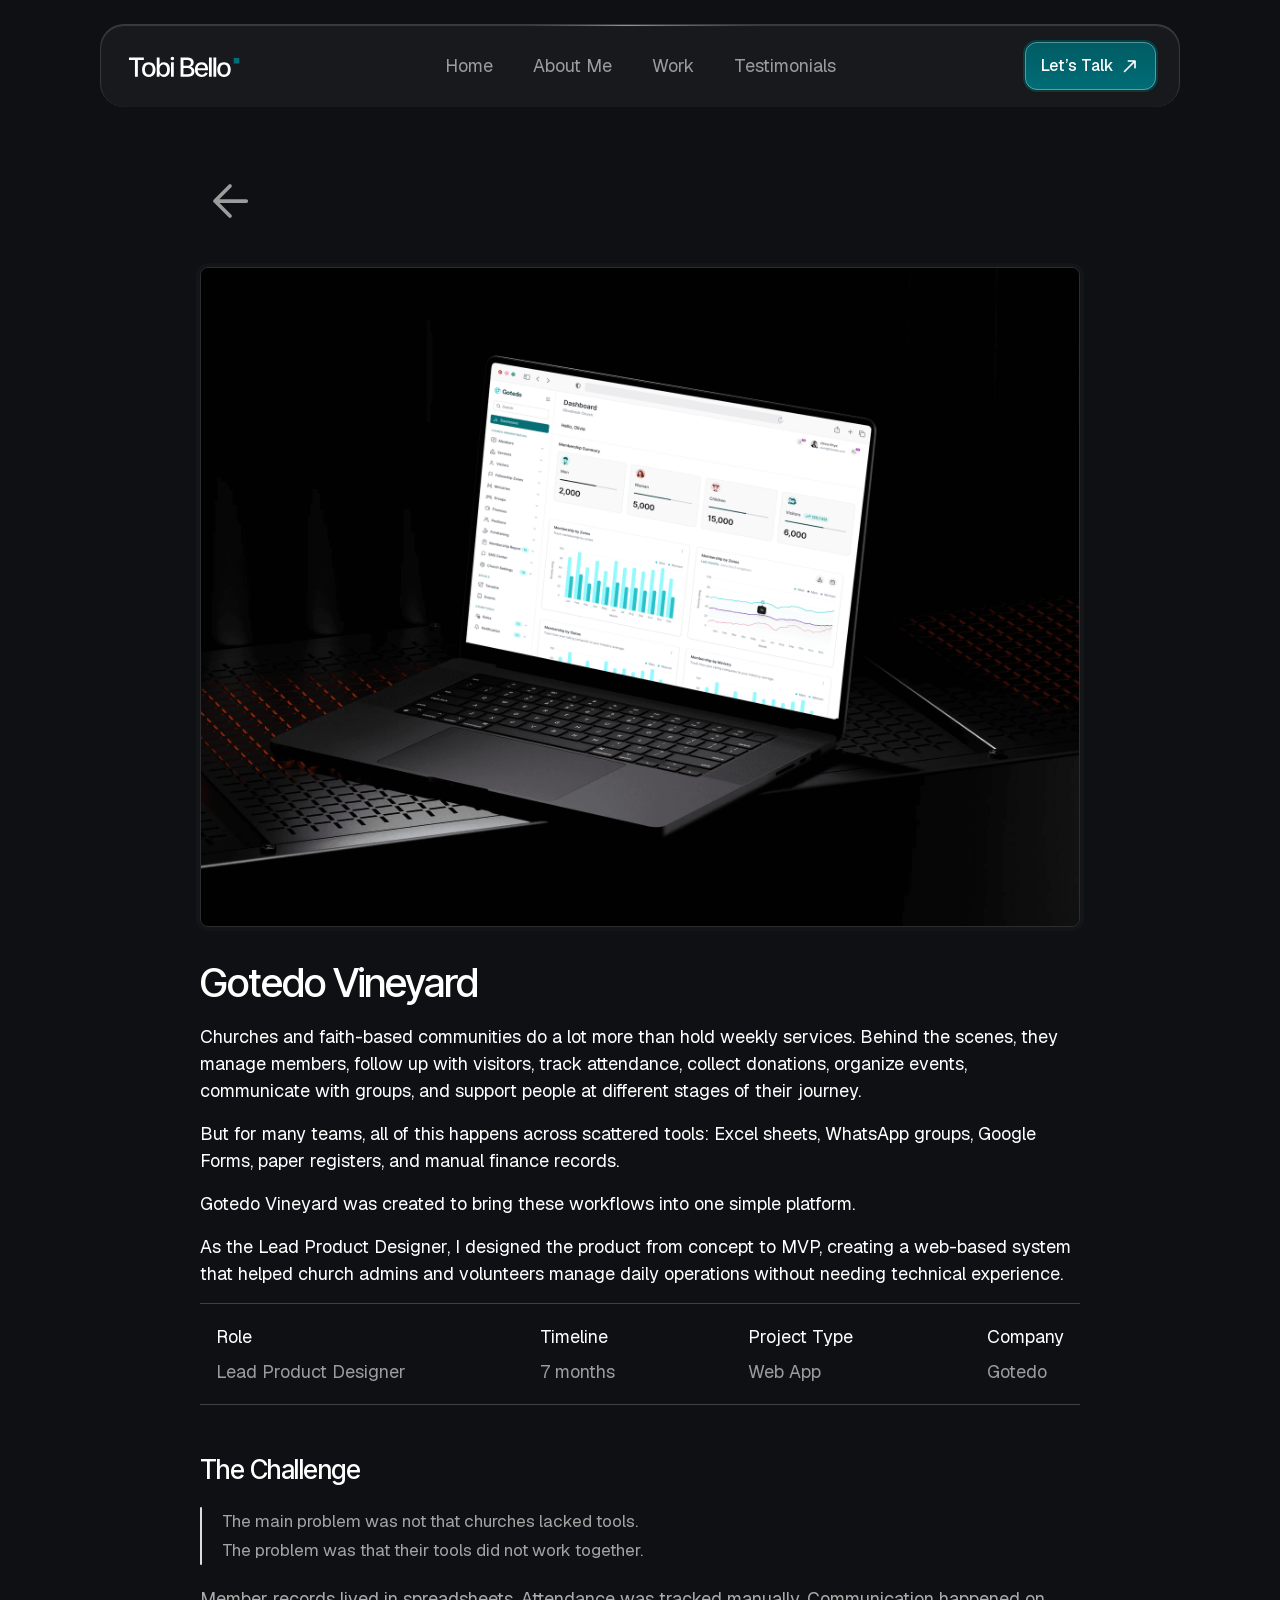
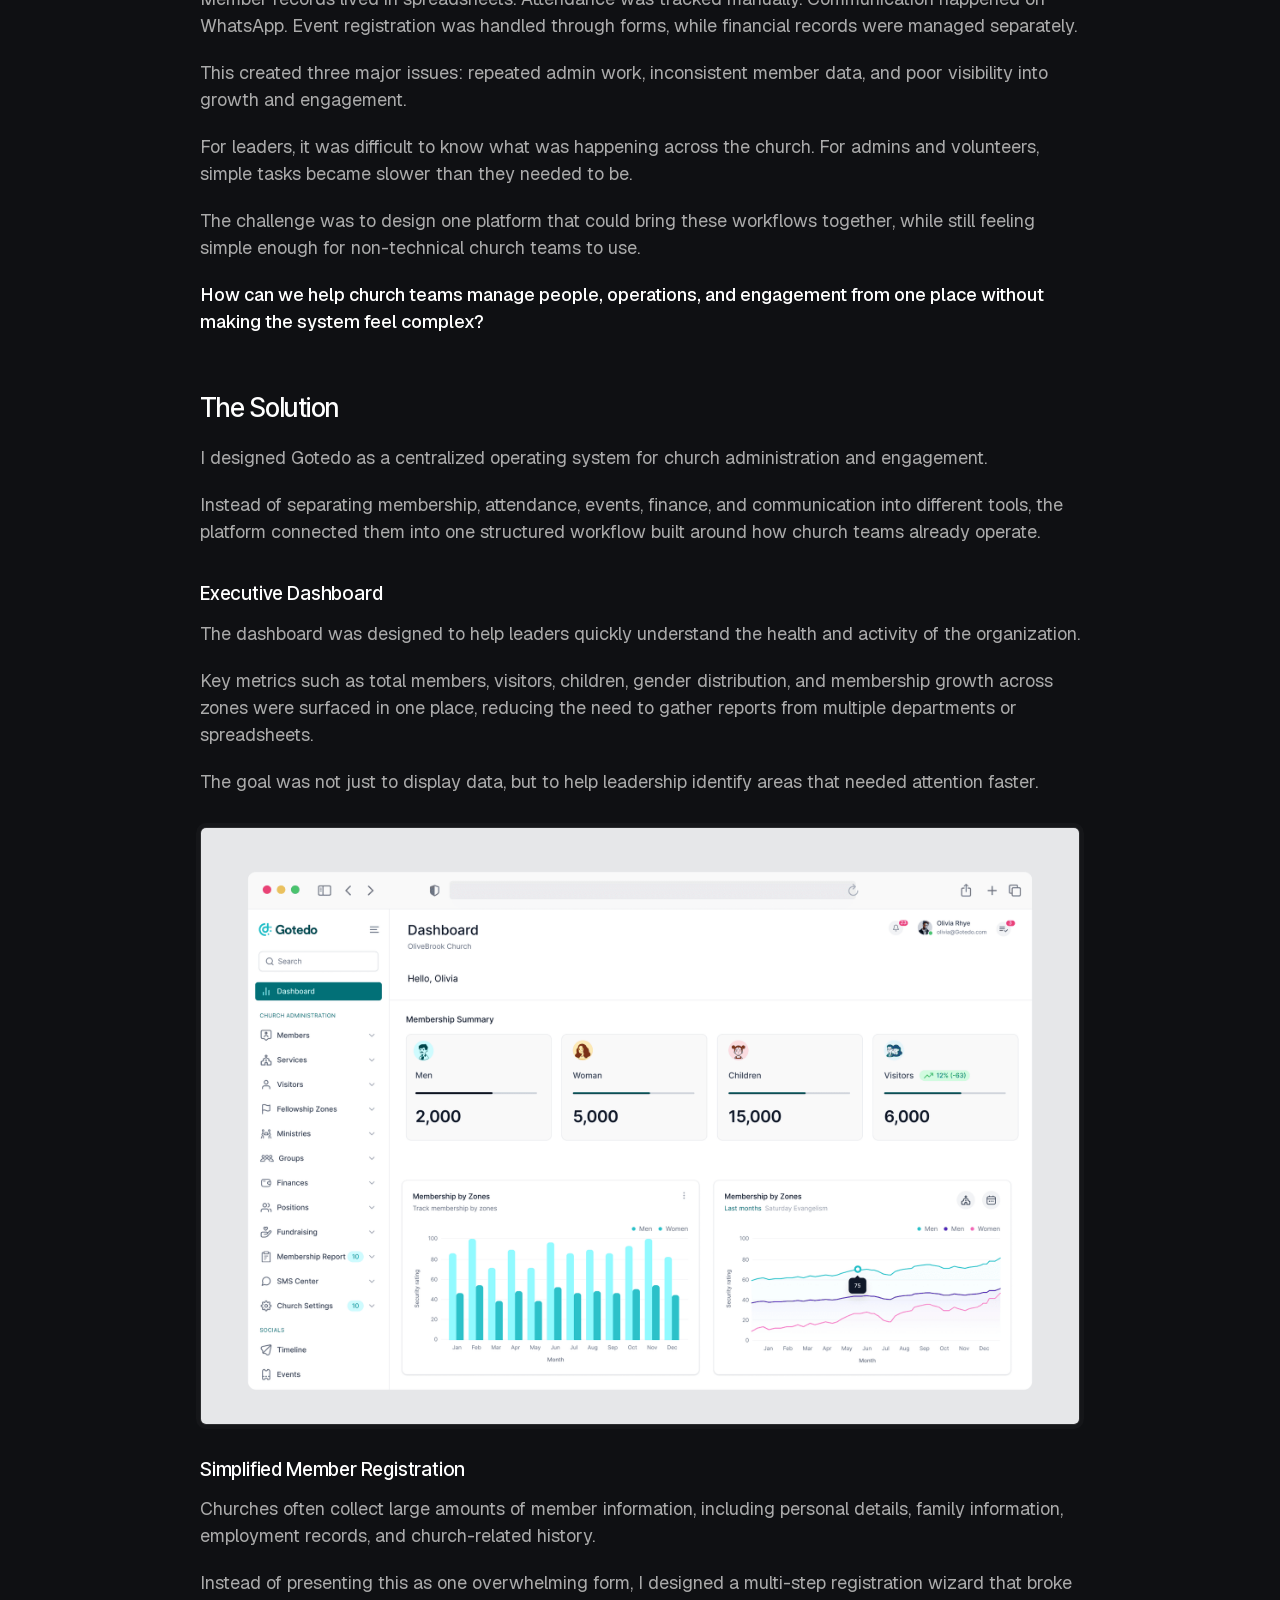
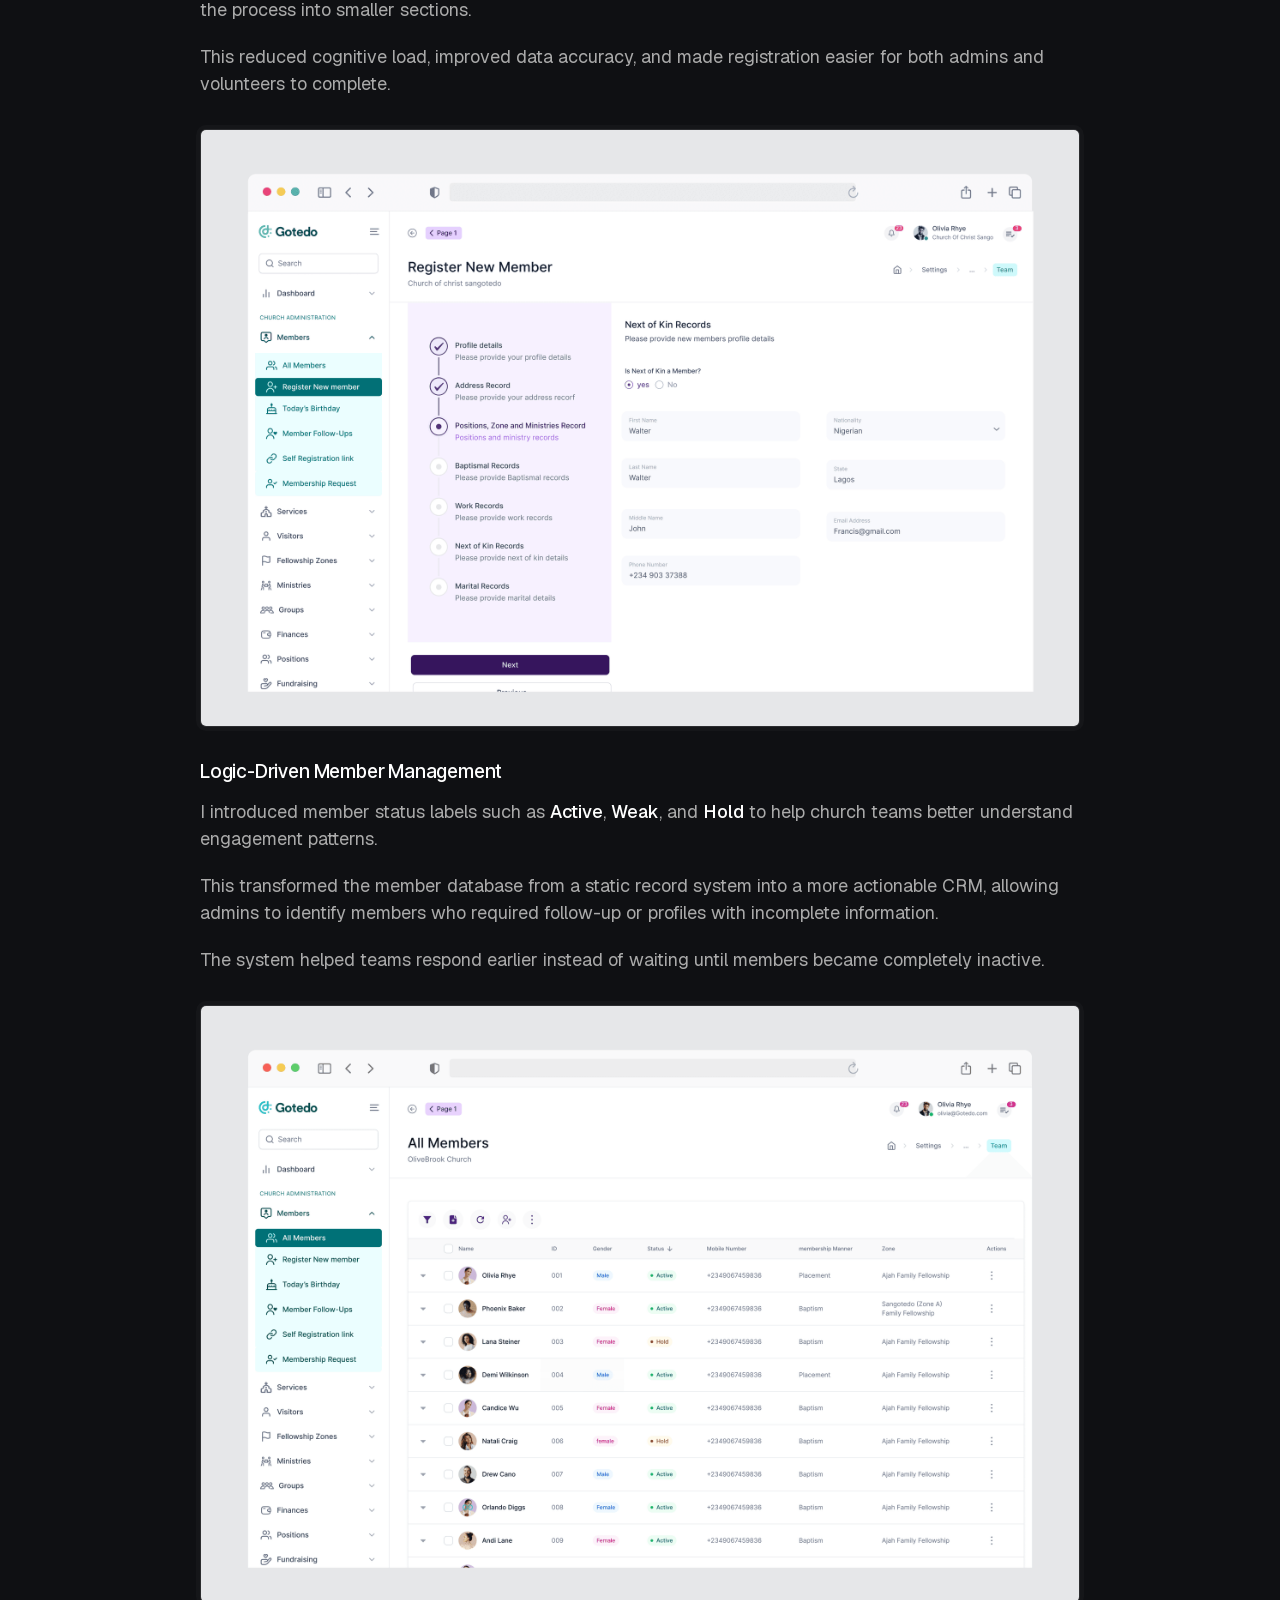
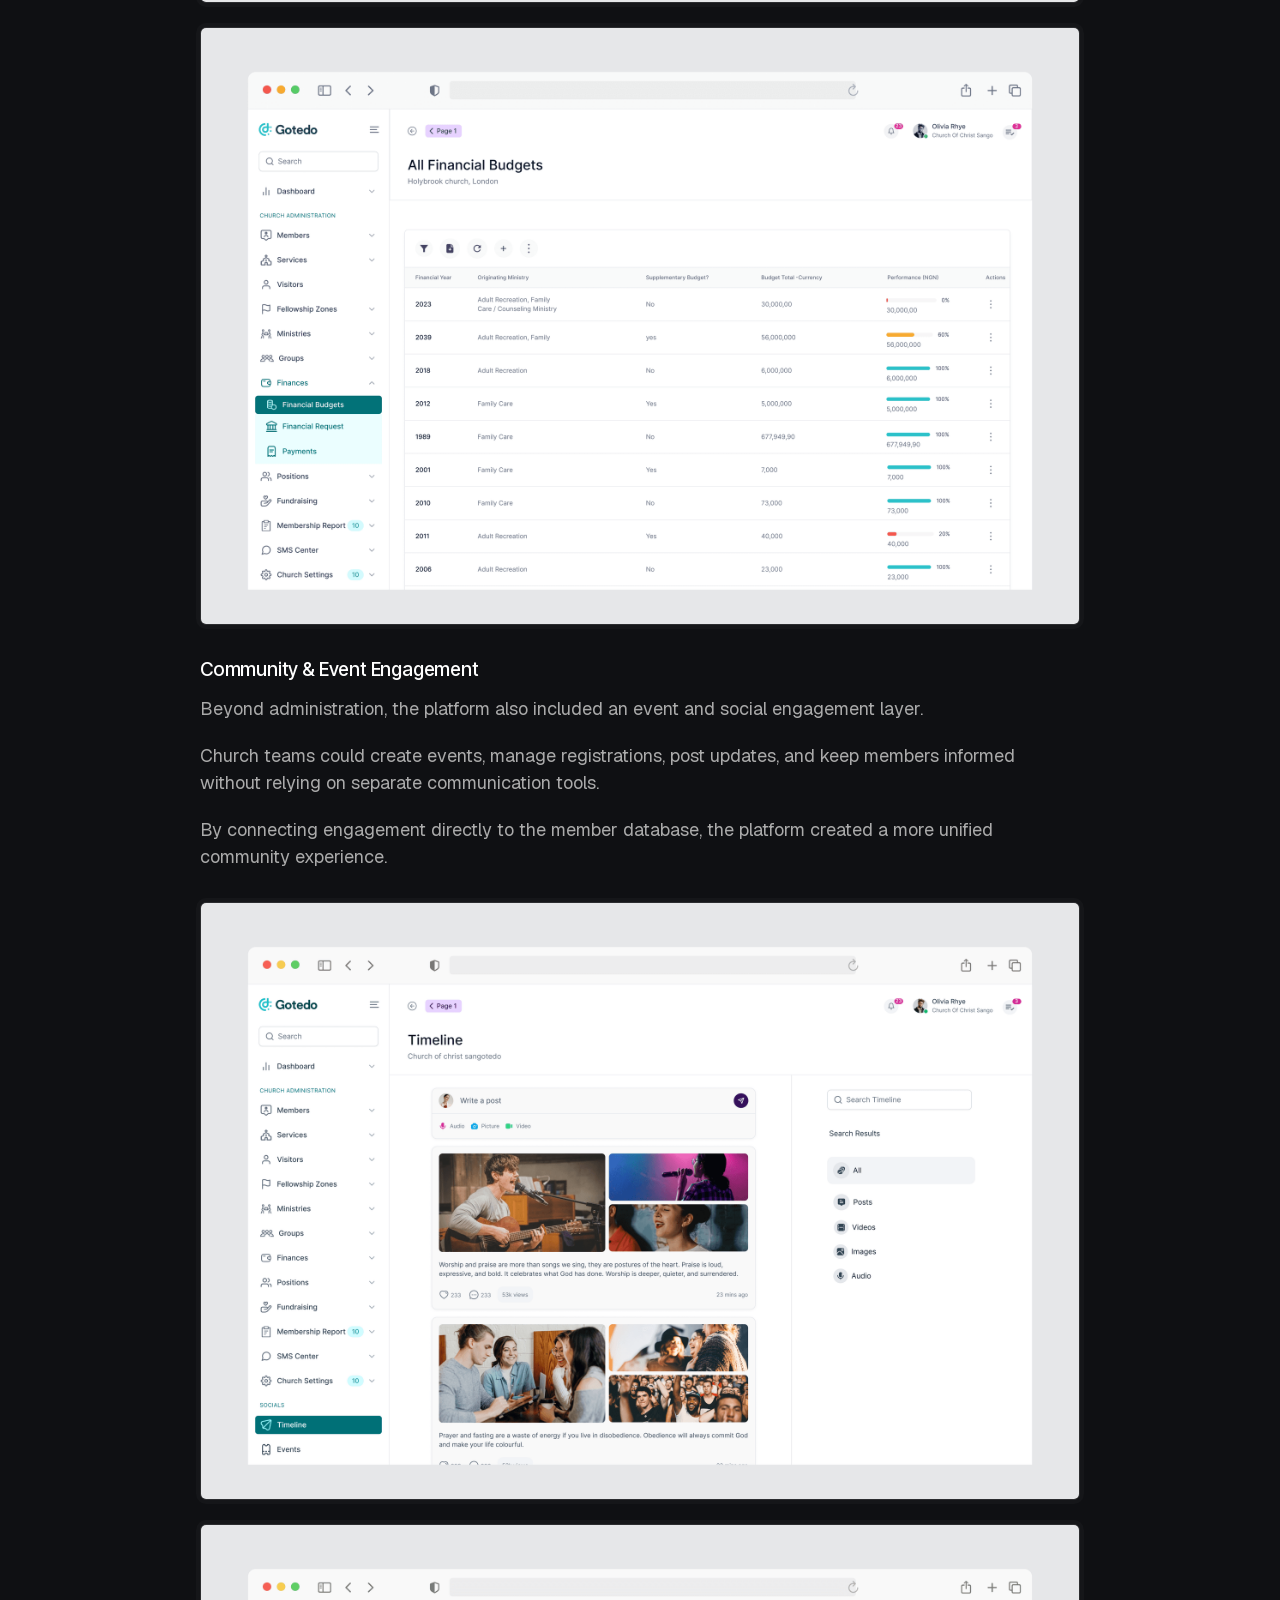
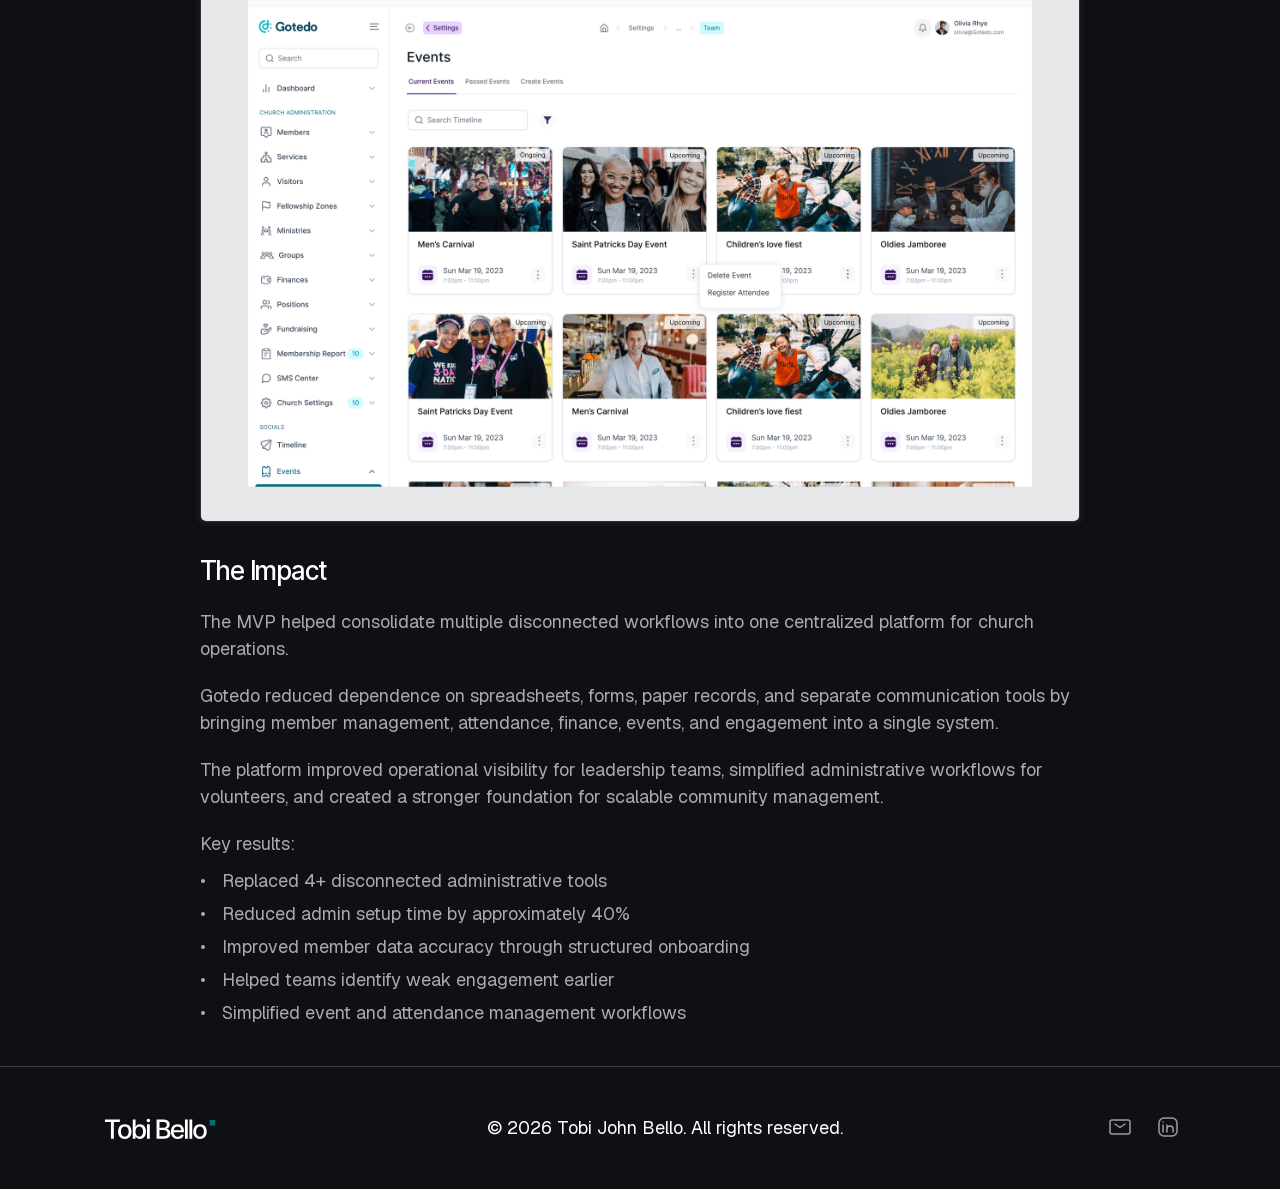
<file: work/gotedo/index.html>
<!doctype html>
<html lang="en" class="no-js">
<head>
<meta charset="utf-8">
<meta name="viewport" content="width=device-width, initial-scale=1">
<title>Gotedo Vineyard | Case study by Tobi John Bello</title>
<meta name="description" content="Gotedo Vineyard: a product design case study by Tobi John Bello. Churches and faith-based communities do a lot more than hold weekly services. Behind the scenes, they manage members, follow up with visitors, track…">
<meta name="author" content="Tobi John Bello">
<meta name="robots" content="index, follow, max-image-preview:large">
<link rel="canonical" href="https://tobibello.pages.dev/work/gotedo/">
<meta property="og:type" content="website">
<meta property="og:site_name" content="Tobi John Bello">
<meta property="og:url" content="https://tobibello.pages.dev/work/gotedo/">
<meta property="og:title" content="Gotedo Vineyard | Case study by Tobi John Bello">
<meta property="og:description" content="Gotedo Vineyard: a product design case study by Tobi John Bello. Churches and faith-based communities do a lot more than hold weekly services. Behind the scenes, they manage members, follow up with visitors, track…">
<meta property="og:image" content="https://tobibello.pages.dev/assets/images/7qSwy6VY5FxLtqRatklWrt8N80.png">
<meta name="twitter:card" content="summary_large_image">
<meta name="twitter:title" content="Gotedo Vineyard | Case study by Tobi John Bello">
<meta name="twitter:description" content="Gotedo Vineyard: a product design case study by Tobi John Bello. Churches and faith-based communities do a lot more than hold weekly services. Behind the scenes, they manage members, follow up with visitors, track…">
<meta name="twitter:image" content="https://tobibello.pages.dev/assets/images/7qSwy6VY5FxLtqRatklWrt8N80.png">
<script type="application/ld+json">[{"@context": "https://schema.org", "@type": "Person", "name": "Tobi John Bello", "alternateName": ["Tobi Bello", "Tobi J. Bello"], "jobTitle": "Design Engineer & Product Designer", "url": "https://tobibello.pages.dev/", "image": "https://tobibello.pages.dev/assets/images/3a0TsaIyMQbZR7j9urEglnDvk4.png", "email": "mailto:tobijohnbello@gmail.com", "sameAs": ["https://www.linkedin.com/in/tobi-john-bello-57268a89/", "https://github.com/squarepegng", "https://tobibello.framer.website/"], "knowsAbout": ["Product design", "UX design", "UI design", "AI product design", "Agentic AI UX", "Design systems", "No-code builders", "SaaS", "Design engineering", "Prototyping"], "alumniOf": {"@type": "CollegeOrUniversity", "name": "Federal University of Technology, Akure"}}, {"@context": "https://schema.org", "@type": "WebSite", "name": "Tobi John Bello — Portfolio", "alternateName": "Tobi Bello", "url": "https://tobibello.pages.dev/"}, {"@context": "https://schema.org", "@type": "CreativeWork", "name": "Gotedo Vineyard", "url": "https://tobibello.pages.dev/work/gotedo/", "author": {"@type": "Person", "name": "Tobi John Bello", "url": "https://tobibello.pages.dev/"}, "image": "https://tobibello.pages.dev/assets/images/7qSwy6VY5FxLtqRatklWrt8N80.png"}]</script>
<link rel="icon" href="../../assets/images/3a0TsaIyMQbZR7j9urEglnDvk4.png">
<link rel="preload" href="../../assets/fonts/Geist-var.woff2" as="font" type="font/woff2" crossorigin>
<link rel="preload" href="../../assets/fonts/InterTight-var.woff2" as="font" type="font/woff2" crossorigin>
<script>document.documentElement.classList.add('js-motion')</script>
<link rel="stylesheet" href="../../assets/styles.css?v=20261125c">
</head>
<body>
<header class="site-header appear" style="--from-y:-1000px;--from-o:0;--delay:1.3s;--dur:1s">
  <nav class="nav" aria-label="Main">
    <svg class="nav-divider" viewBox="-1 -1 261 3" preserveAspectRatio="none" aria-hidden="true"><defs><linearGradient id="navline" x1="278.009" y1="2" x2="-39.2064" y2="2" gradientUnits="userSpaceOnUse"><stop offset="0.08" stop-color="#737474" stop-opacity="0"/><stop offset="0.51" stop-color="#939393"/><stop offset="0.83" stop-color="#6F6F70" stop-opacity="0"/></linearGradient></defs><line x1="0" y1="0.5" x2="259" y2="0.5" stroke="url(#navline)"/></svg>
    <a class="nav-logo" href="../../" aria-label="Tobi Bello, home"><img src="../../assets/images/7yOBBGfetjL9oez791LI37W6D8.svg" alt="Tobi Bello" width="121" height="24"></a>
    <div class="nav-links">
      <a href="../../">Home</a>
      <a href="../../#about-me">About Me</a>
      <a href="../../#work">Work</a>
      <a href="../../#testimonials">Testimonials</a>
    </div>
    <a class="btn btn-primary nav-cta" href="mailto:tobijohnbello@gmail.com">Let’s Talk <svg viewBox="0 0 20 20" fill="none" aria-hidden="true"><path d="M14.1665 7.00008L5.08315 16.0834C4.93037 16.2362 4.73593 16.3126 4.49982 16.3126C4.26371 16.3126 4.06926 16.2362 3.91648 16.0834C3.76371 15.9306 3.68732 15.7362 3.68732 15.5001C3.68732 15.264 3.76371 15.0695 3.91648 14.9167L12.9998 5.83341H8.33315C8.09704 5.83341 7.89912 5.75355 7.7394 5.59383C7.57968 5.43411 7.49982 5.23619 7.49982 5.00008C7.49982 4.76397 7.57968 4.56605 7.7394 4.40633C7.89912 4.24661 8.09704 4.16675 8.33315 4.16675H14.9998C15.2359 4.16675 15.4338 4.24661 15.5936 4.40633C15.7533 4.56605 15.8331 4.76397 15.8331 5.00008V11.6667C15.8331 11.9029 15.7533 12.1008 15.5936 12.2605C15.4338 12.4202 15.2359 12.5001 14.9998 12.5001C14.7637 12.5001 14.5658 12.4202 14.4061 12.2605C14.2463 12.1008 14.1665 11.9029 14.1665 11.6667V7.00008Z" fill="white"/></svg></a>
    <button class="nav-toggle" type="button" aria-label="Menu" aria-expanded="false"><span></span><span></span></button>
    <div class="nav-menu">
      <a href="../../">Home</a>
      <a href="../../#about-me">About Me</a>
      <a href="../../#work">Work</a>
      <a href="../../#testimonials">Testimonials</a>
      <a class="btn btn-primary" href="mailto:tobijohnbello@gmail.com">Let’s Talk <svg viewBox="0 0 20 20" fill="none" aria-hidden="true"><path d="M14.1665 7.00008L5.08315 16.0834C4.93037 16.2362 4.73593 16.3126 4.49982 16.3126C4.26371 16.3126 4.06926 16.2362 3.91648 16.0834C3.76371 15.9306 3.68732 15.7362 3.68732 15.5001C3.68732 15.264 3.76371 15.0695 3.91648 14.9167L12.9998 5.83341H8.33315C8.09704 5.83341 7.89912 5.75355 7.7394 5.59383C7.57968 5.43411 7.49982 5.23619 7.49982 5.00008C7.49982 4.76397 7.57968 4.56605 7.7394 4.40633C7.89912 4.24661 8.09704 4.16675 8.33315 4.16675H14.9998C15.2359 4.16675 15.4338 4.24661 15.5936 4.40633C15.7533 4.56605 15.8331 4.76397 15.8331 5.00008V11.6667C15.8331 11.9029 15.7533 12.1008 15.5936 12.2605C15.4338 12.4202 15.2359 12.5001 14.9998 12.5001C14.7637 12.5001 14.5658 12.4202 14.4061 12.2605C14.2463 12.1008 14.1665 11.9029 14.1665 11.6667V7.00008Z" fill="white"/></svg></a>
    </div>
  </nav>
</header>
<main class="case">
  <div class="case-top">
    <a class="back appear" style="--from-y:20px;--from-o:0;--delay:.2s" href="../../#work" aria-label="Back to work"><svg viewBox="0 0 24 24" fill="none" stroke-width="1.5" aria-hidden="true"><path d="M18.5 12H6m0 0l6-6m-6 6l6 6" stroke="currentColor" stroke-linecap="round" stroke-linejoin="round"/></svg></a>
    <img class="case-cover appear" style="--from-y:32px;--from-o:0;--delay:.3s" src="../../assets/images/7qSwy6VY5FxLtqRatklWrt8N80.png" alt="Gotedo Vineyard">
    <div class="case-header appear" style="--from-y:32px;--from-o:0;--delay:.4s">
      <h1>Gotedo Vineyard</h1>
      <div class="case-desc"><p>Churches and faith-based communities do a lot more than hold weekly services. Behind the scenes, they manage members, follow up with visitors, track attendance, collect donations, organize events, communicate with groups, and support people at different stages of their journey.</p><p>But for many teams, all of this happens across scattered tools: Excel sheets, WhatsApp groups, Google Forms, paper registers, and manual finance records.</p><p>Gotedo Vineyard was created to bring these workflows into one simple platform.</p><p>As the Lead Product Designer, I designed the product from concept to MVP, creating a web-based system that helped church admins and volunteers manage daily operations without needing technical experience.</p></div>
      <dl class="info">
        <div><dt>Role</dt><dd>Lead Product Designer</dd></div>
        <div><dt>Timeline</dt><dd>7 months</dd></div>
        <div><dt>Project Type</dt><dd>Web App</dd></div>
        <div><dt>Company</dt><dd>Gotedo</dd></div>
      </dl>
    </div>
  </div>
  <article class="rt"><h3>The Challenge</h3><blockquote><p>The main problem was not that churches lacked tools.</p><p>The problem was that their tools did not work together.</p></blockquote><p>Member records lived in spreadsheets. Attendance was tracked manually. Communication happened on WhatsApp. Event registration was handled through forms, while financial records were managed separately.</p><p>This created three major issues: repeated admin work, inconsistent member data, and poor visibility into growth and engagement.</p><p>For leaders, it was difficult to know what was happening across the church. For admins and volunteers, simple tasks became slower than they needed to be.</p><p>The challenge was to design one platform that could bring these workflows together, while still feeling simple enough for non-technical church teams to use.</p><p><strong>How can we help church teams manage people, operations, and engagement from one place without making the system feel complex?</strong></p><h3>The Solution</h3><p>I designed Gotedo as a centralized operating system for church administration and engagement.</p><p>Instead of separating membership, attendance, events, finance, and communication into different tools, the platform connected them into one structured workflow built around how church teams already operate.</p><h4>Executive Dashboard</h4><p>The dashboard was designed to help leaders quickly understand the health and activity of the organization.</p><p>Key metrics such as total members, visitors, children, gender distribution, and membership growth across zones were surfaced in one place, reducing the need to gather reports from multiple departments or spreadsheets.</p><p>The goal was not just to display data, but to help leadership identify areas that needed attention faster.</p><img loading="lazy" width="1440" height="977" src="../../assets/images/yPNjkoFYc3raq1P45uvvDWyrKw.png"><h4>Simplified Member Registration</h4><p>Churches often collect large amounts of member information, including personal details, family information, employment records, and church-related history.</p><p>Instead of presenting this as one overwhelming form, I designed a multi-step registration wizard that broke the process into smaller sections.</p><p>This reduced cognitive load, improved data accuracy, and made registration easier for both admins and volunteers to complete.</p><img loading="lazy" width="2160" height="1465" src="../../assets/images/eAlNfrezNPxudkebwnWwvfr89hs.png"><h4>Logic-Driven Member Management</h4><p>I introduced member status labels such as <strong>Active</strong>, <strong>Weak</strong>, and <strong>Hold</strong> to help church teams better understand engagement patterns.</p><p>This transformed the member database from a static record system into a more actionable CRM, allowing admins to identify members who required follow-up or profiles with incomplete information.</p><p>The system helped teams respond earlier instead of waiting until members became completely inactive.</p><img loading="lazy" width="2160" height="1465" src="../../assets/images/ldi25eW6nuTuJIG6a2iGzh2zJFY.png"><img loading="lazy" width="2160" height="1465" src="../../assets/images/x0hQ4SIxcRXm8XFjacFsTHiZVmY.png"><h4>Community &amp; Event Engagement</h4><p>Beyond administration, the platform also included an event and social engagement layer.</p><p>Church teams could create events, manage registrations, post updates, and keep members informed without relying on separate communication tools.</p><p>By connecting engagement directly to the member database, the platform created a more unified community experience.</p><img loading="lazy" width="2160" height="1465" src="../../assets/images/GCjnj3lUGA2NL6X5oBd3q97LSk.png"><img loading="lazy" width="2160" height="1465" src="../../assets/images/EHYFtNpH9qyI9gYfYEfEXyx4jY.png"><h3>The Impact</h3><p>The MVP helped consolidate multiple disconnected workflows into one centralized platform for church operations.</p><p>Gotedo reduced dependence on spreadsheets, forms, paper records, and separate communication tools by bringing member management, attendance, finance, events, and engagement into a single system.</p><p>The platform improved operational visibility for leadership teams, simplified administrative workflows for volunteers, and created a stronger foundation for scalable community management.</p><p>Key results:</p><ul><li><p>Replaced 4+ disconnected administrative tools</p></li><li><p>Reduced admin setup time by approximately 40%</p></li><li><p>Improved member data accuracy through structured onboarding</p></li><li><p>Helped teams identify weak engagement earlier</p></li><li><p>Simplified event and attendance management workflows</p></li></ul></article>
</main>
<footer class="footer">
  <div class="footer-inner">
    <a class="footer-logo" href="../../"><img src="../../assets/images/7yOBBGfetjL9oez791LI37W6D8.svg" alt="Tobi Bello" width="121" height="24"></a>
    <p class="copyright">© 2026 Tobi John Bello. All rights reserved.</p>
    <div class="socials">
      <a href="mailto:tobijohnbello@gmail.com" aria-label="Email"><svg viewBox="0 0 24 24" fill="none" stroke-width="1.5" aria-hidden="true"><path d="M7 9l5 3.5L17 9" stroke="currentColor" stroke-linecap="round" stroke-linejoin="round"/><path d="M2 17V7a2 2 0 012-2h16a2 2 0 012 2v10a2 2 0 01-2 2H4a2 2 0 01-2-2z" stroke="currentColor"/></svg></a>
      <a href="https://www.linkedin.com/in/tobi-john-bello-57268a89/" target="_blank" rel="noopener" aria-label="LinkedIn"><svg viewBox="0 0 24 24" fill="none" stroke-width="1.5" aria-hidden="true"><path d="M21 8v8a5 5 0 01-5 5H8a5 5 0 01-5-5V8a5 5 0 015-5h8a5 5 0 015 5zM7 17v-7" stroke="currentColor" stroke-linecap="round" stroke-linejoin="round"/><path d="M11 17v-3.25M11 10v3.75m0 0c0-3.75 6-3.75 6 0V17M7 7.01l.01-.011" stroke="currentColor" stroke-linecap="round" stroke-linejoin="round"/></svg></a>
    </div>
  </div>
</footer>
<script src="../../assets/site.js?v=20261123h"></script>
</body>
</html>
</file>
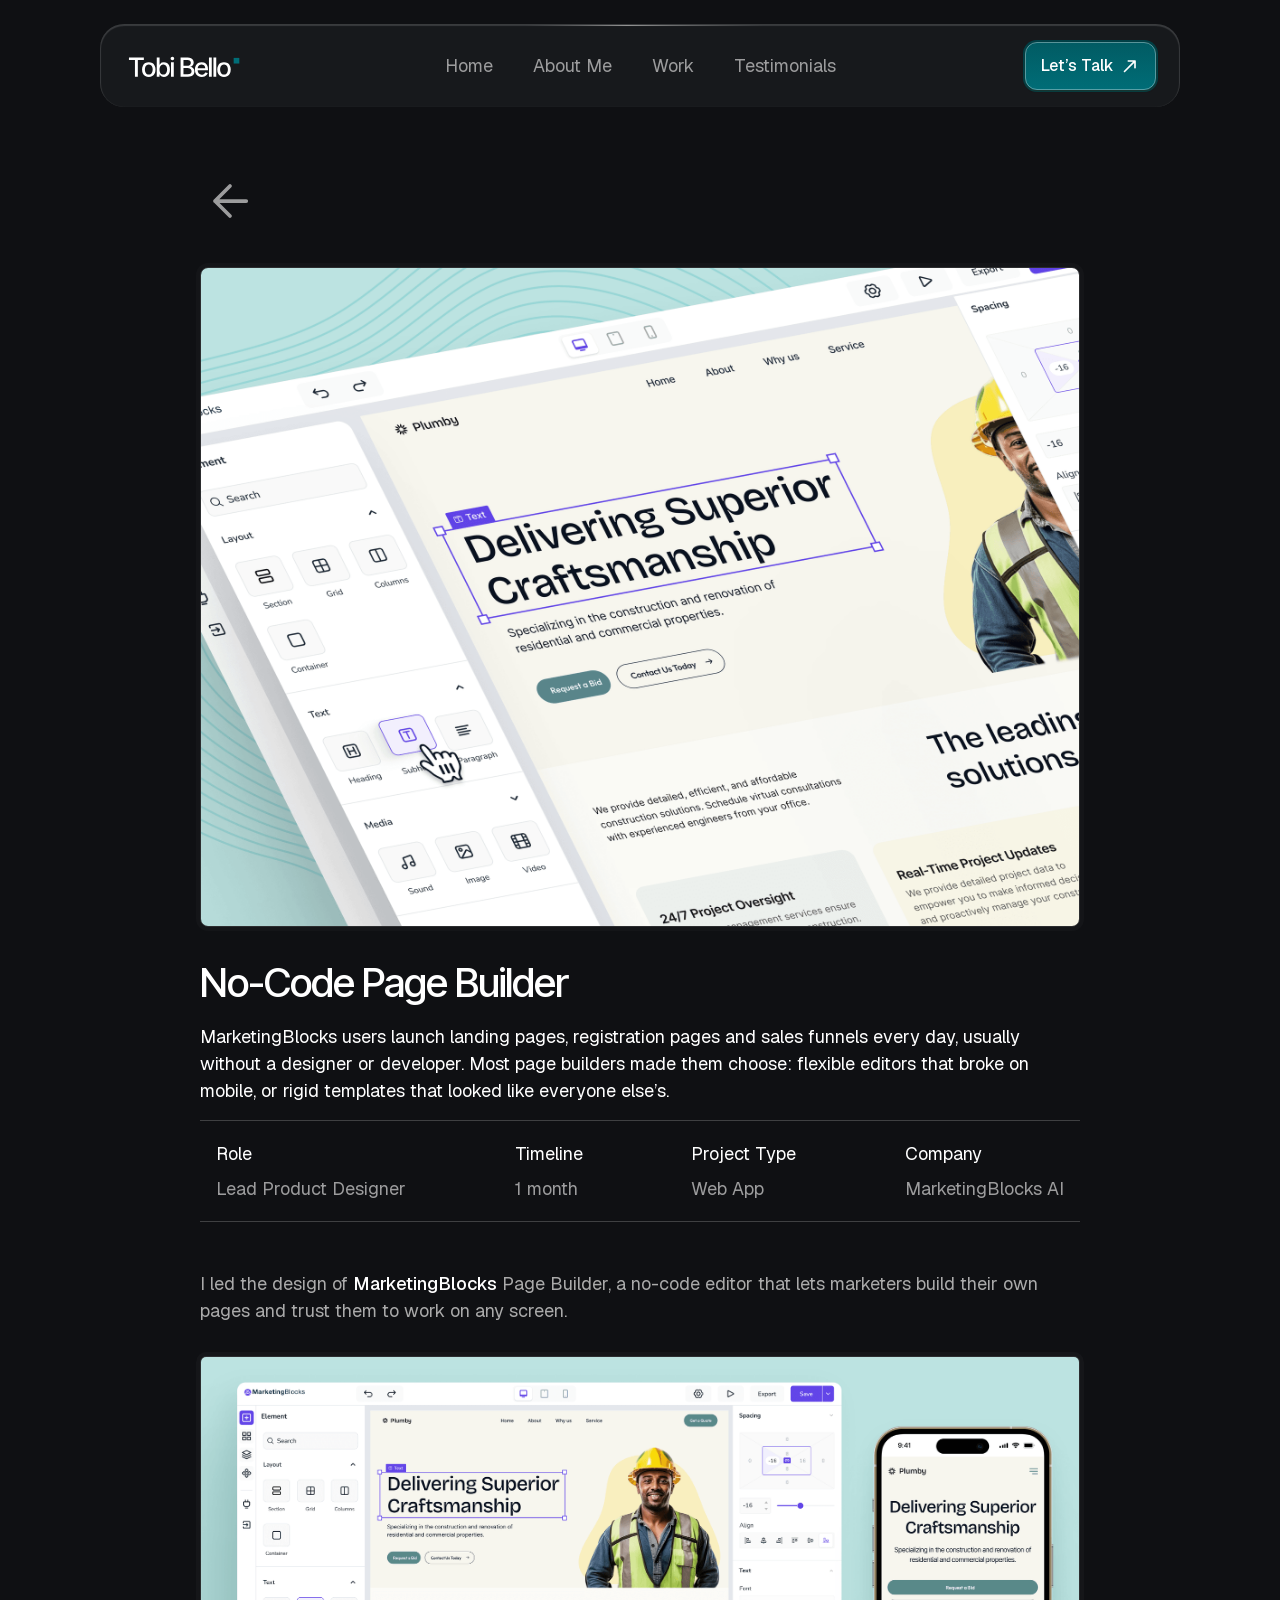
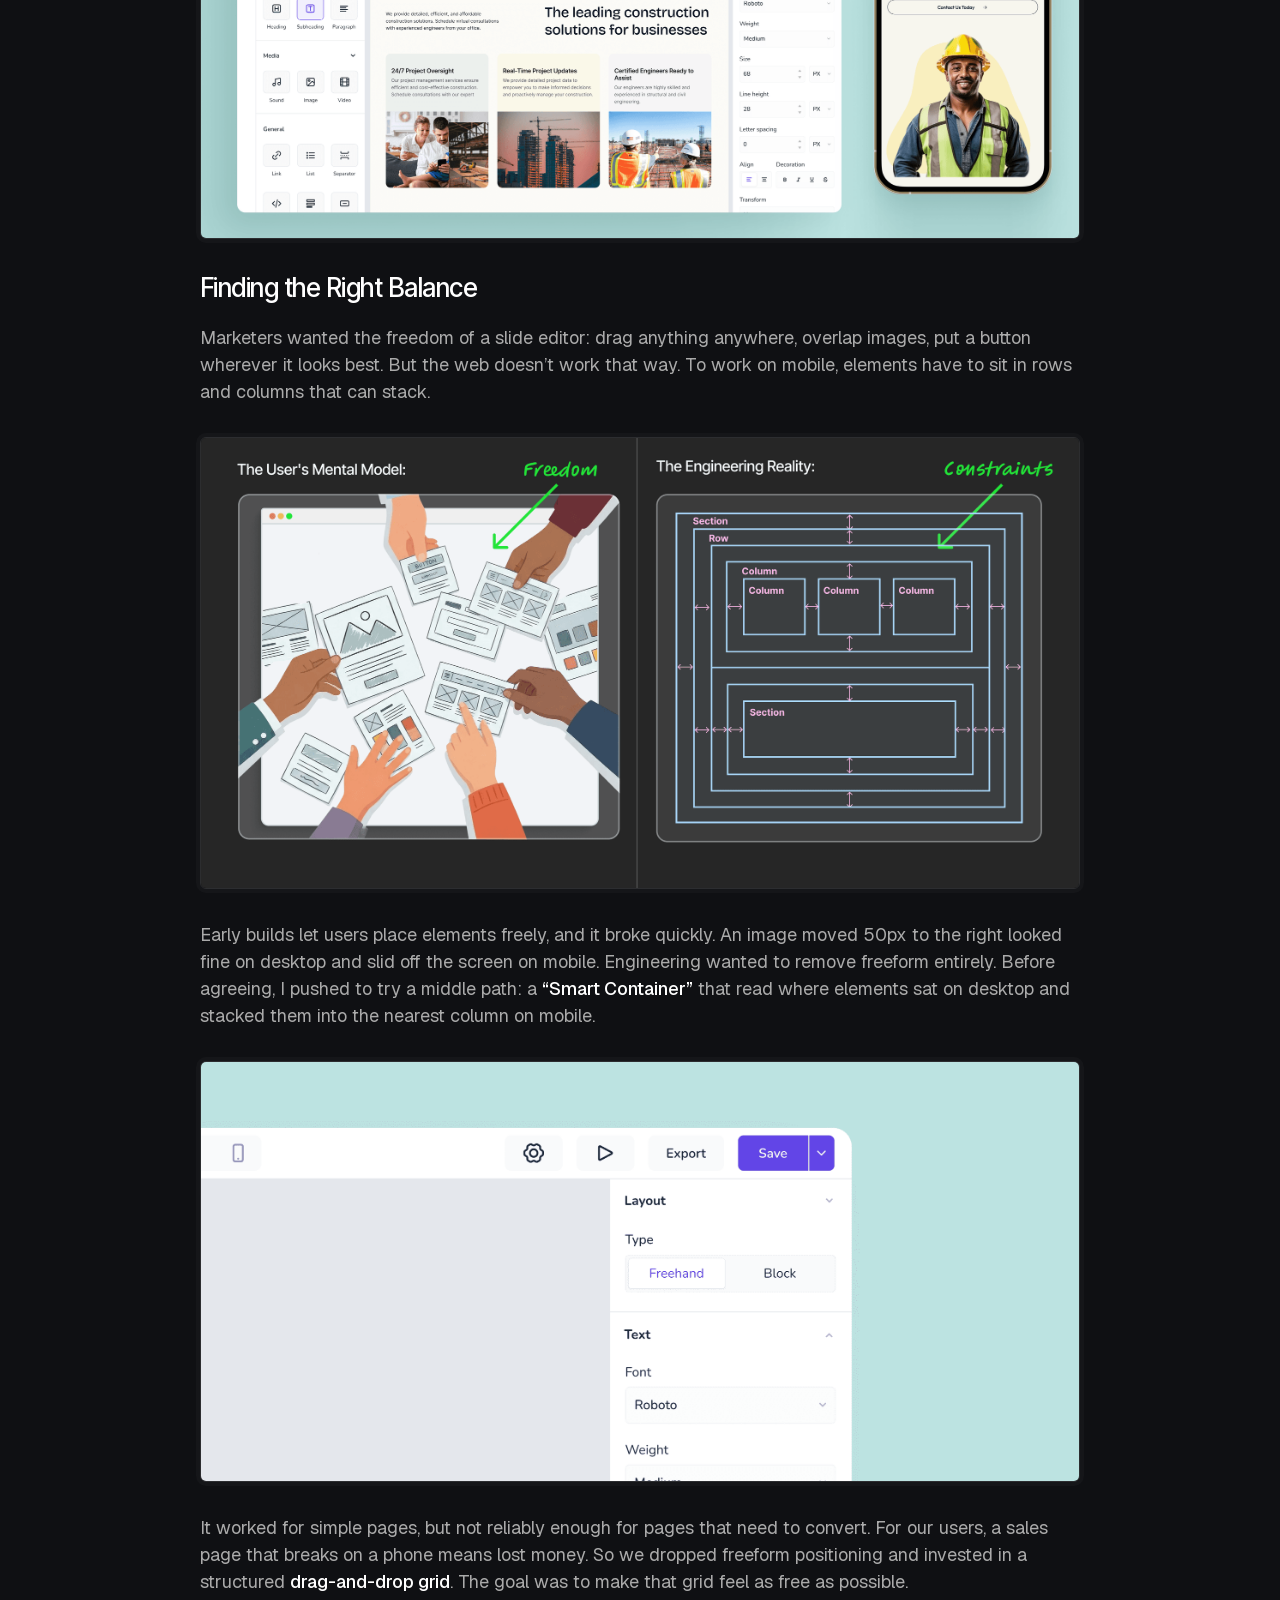
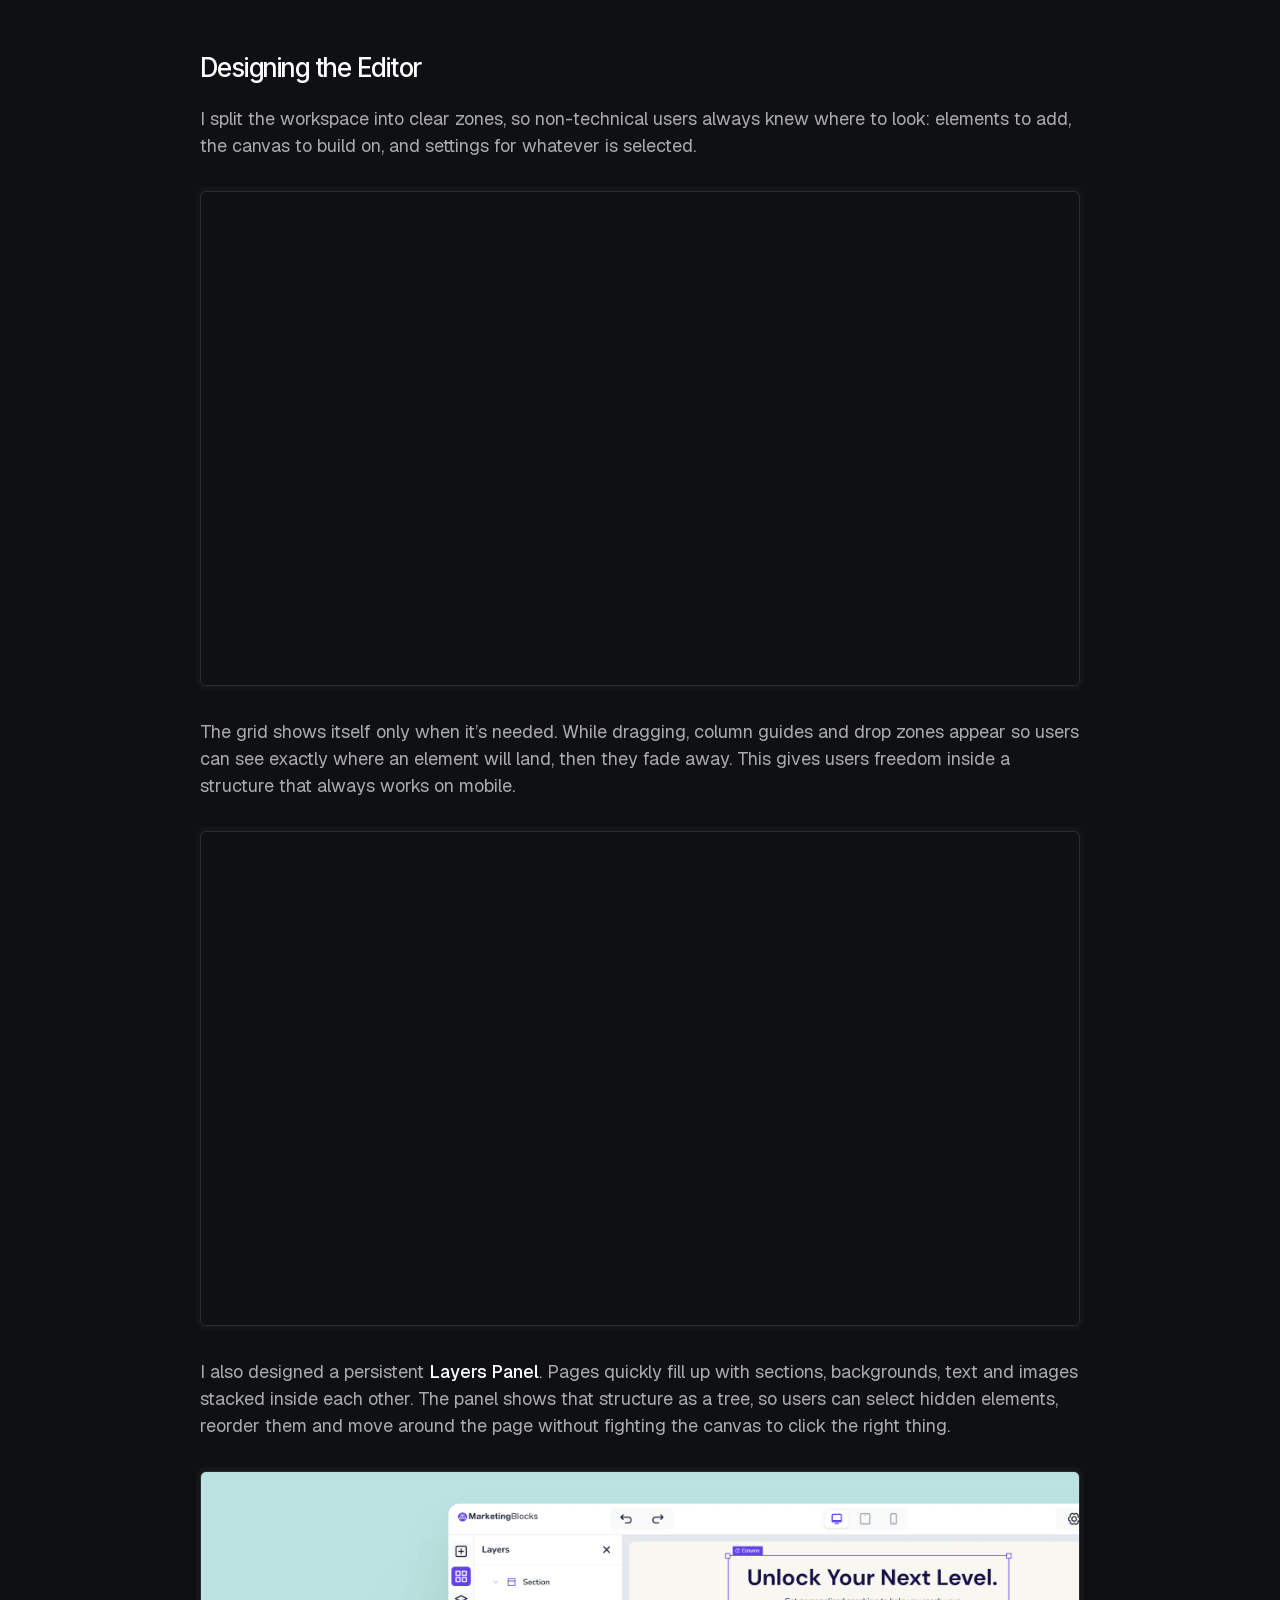
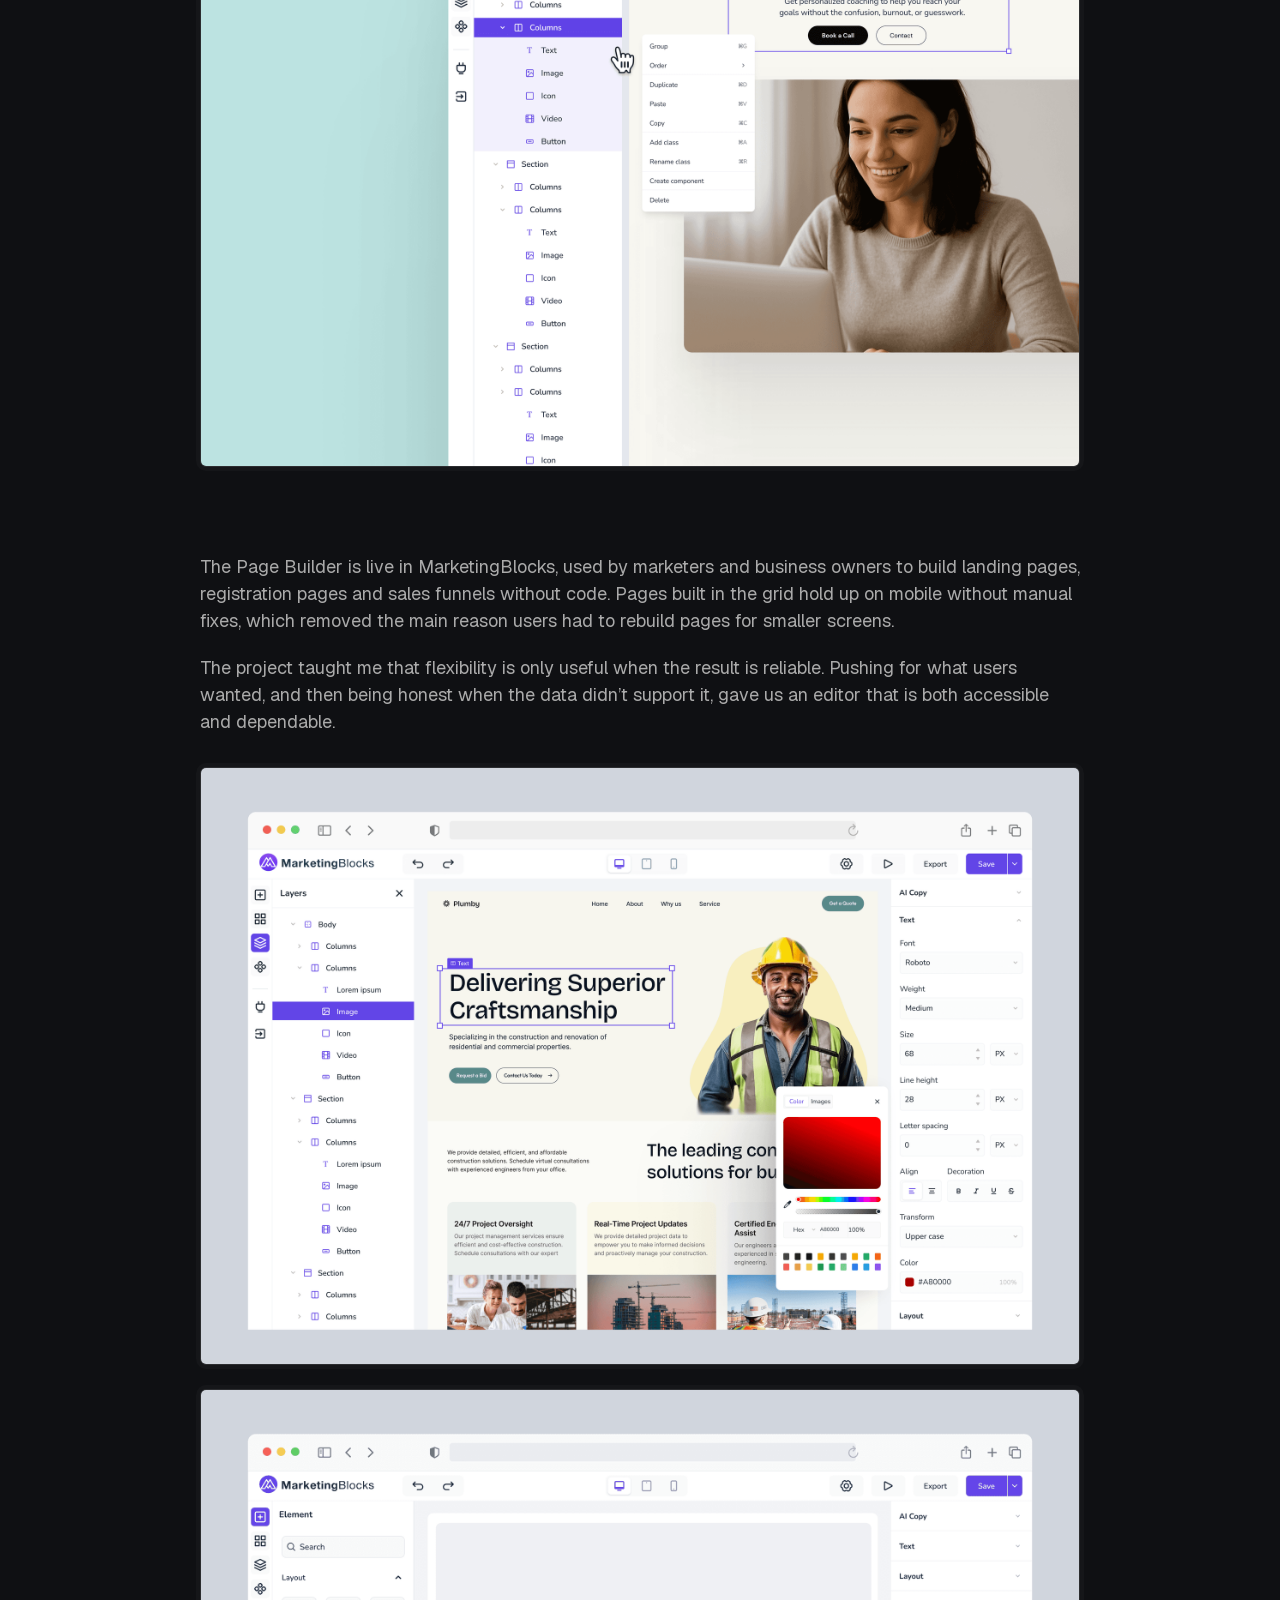
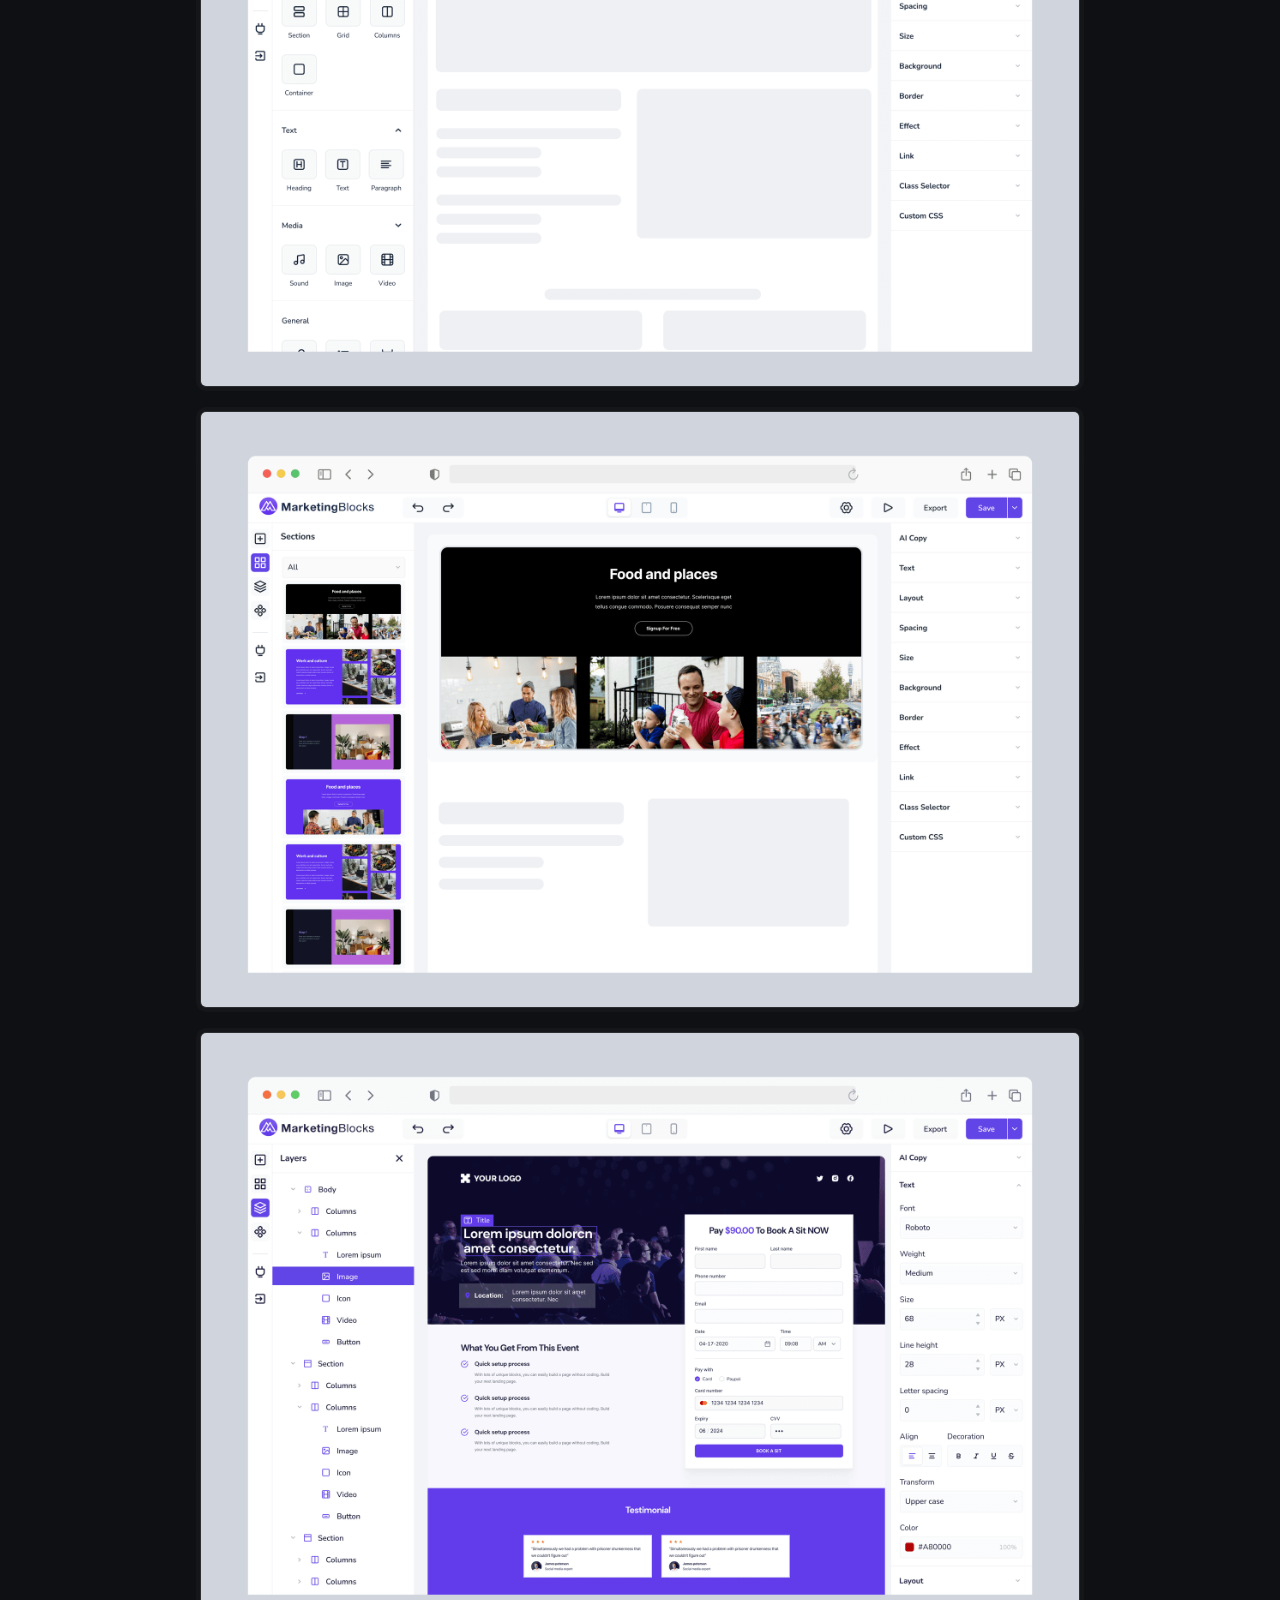
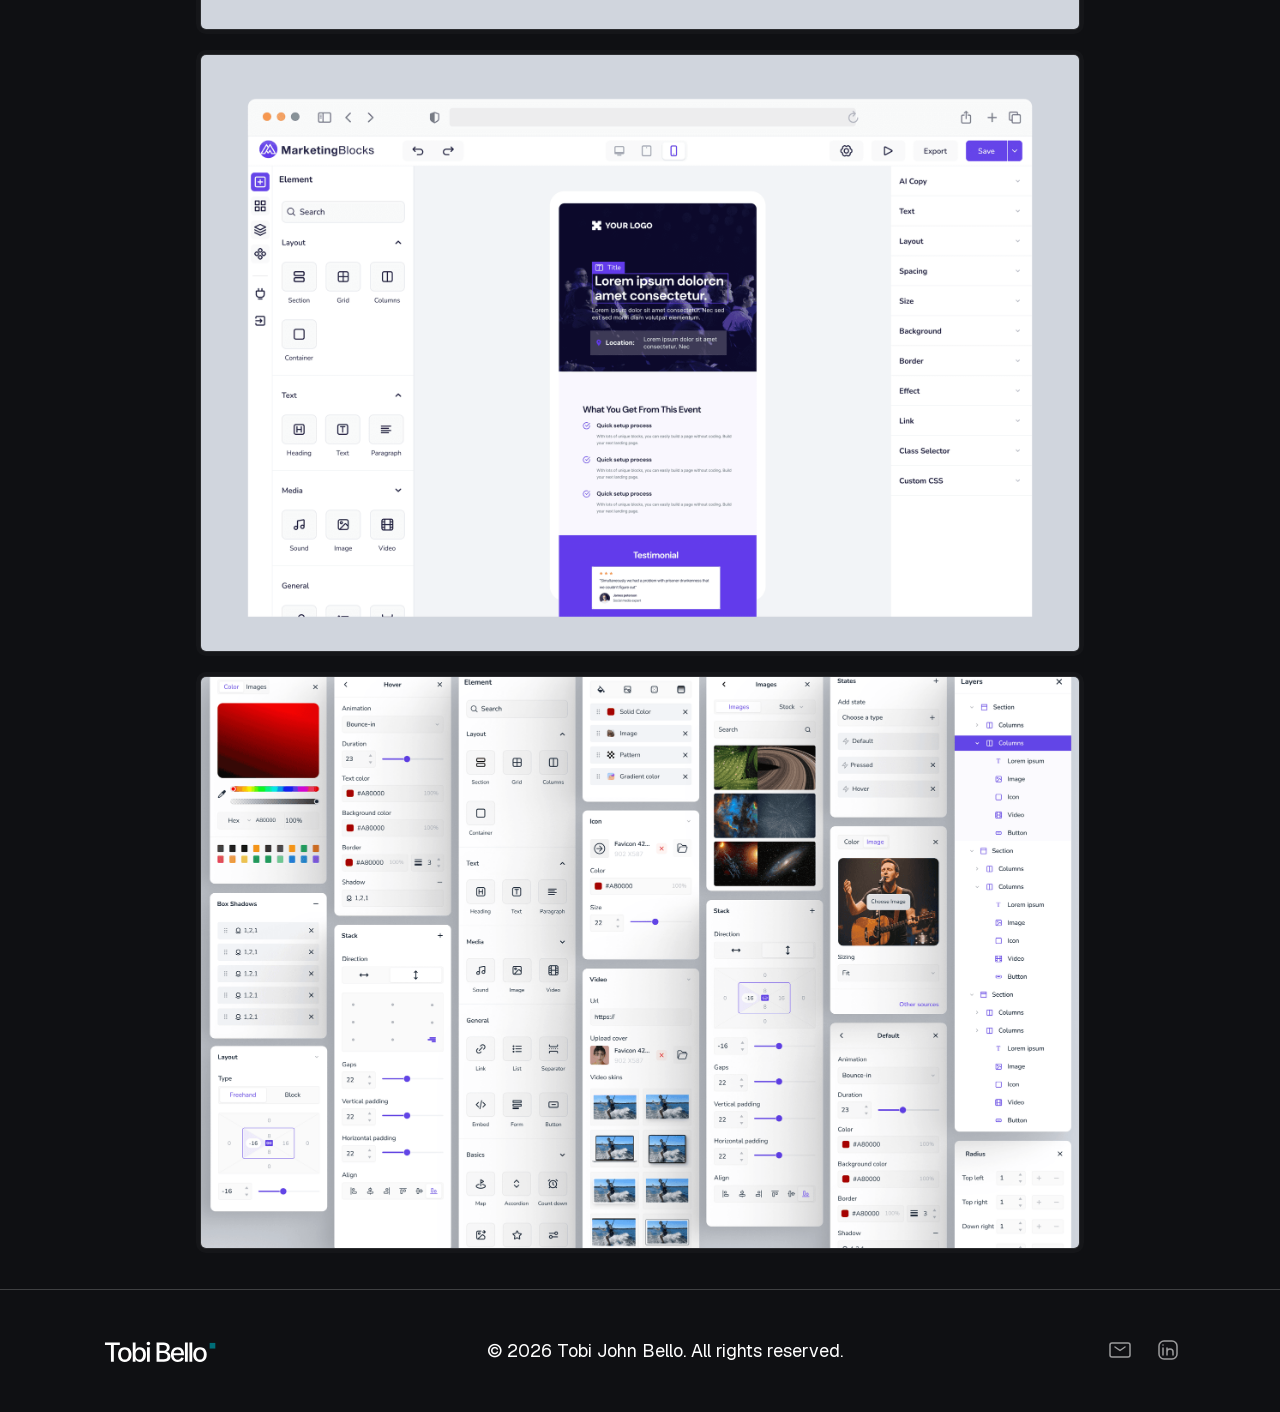
<file: work/no-code-page-builder/index.html>
<!doctype html>
<html lang="en" class="no-js">
<head>
<meta charset="utf-8">
<meta name="viewport" content="width=device-width, initial-scale=1">
<title>No-Code Page Builder | Case study by Tobi John Bello</title>
<meta name="description" content="No-Code Page Builder: a product design case study by Tobi John Bello. A no-code editor that lets marketers build landing pages and trust them to work on any screen.">
<meta name="author" content="Tobi John Bello">
<meta name="robots" content="index, follow, max-image-preview:large">
<link rel="canonical" href="https://tobibello.pages.dev/work/no-code-page-builder/">
<meta property="og:type" content="website">
<meta property="og:site_name" content="Tobi John Bello">
<meta property="og:url" content="https://tobibello.pages.dev/work/no-code-page-builder/">
<meta property="og:title" content="No-Code Page Builder | Case study by Tobi John Bello">
<meta property="og:description" content="No-Code Page Builder: a product design case study by Tobi John Bello. A no-code editor that lets marketers build landing pages and trust them to work on any screen.">
<meta property="og:image" content="https://tobibello.pages.dev/assets/images/rdNIWnpcGglrYolwVCsgDgLjlwc.png">
<meta name="twitter:card" content="summary_large_image">
<meta name="twitter:title" content="No-Code Page Builder | Case study by Tobi John Bello">
<meta name="twitter:description" content="No-Code Page Builder: a product design case study by Tobi John Bello. A no-code editor that lets marketers build landing pages and trust them to work on any screen.">
<meta name="twitter:image" content="https://tobibello.pages.dev/assets/images/rdNIWnpcGglrYolwVCsgDgLjlwc.png">
<script type="application/ld+json">[{"@context": "https://schema.org", "@type": "Person", "name": "Tobi John Bello", "alternateName": ["Tobi Bello", "Tobi J. Bello"], "jobTitle": "Design Engineer & Product Designer", "url": "https://tobibello.pages.dev/", "image": "https://tobibello.pages.dev/assets/images/3a0TsaIyMQbZR7j9urEglnDvk4.png", "email": "mailto:tobijohnbello@gmail.com", "sameAs": ["https://www.linkedin.com/in/tobi-john-bello-57268a89/", "https://github.com/squarepegng", "https://tobibello.framer.website/"], "knowsAbout": ["Product design", "UX design", "UI design", "AI product design", "Agentic AI UX", "Design systems", "No-code builders", "SaaS", "Design engineering", "Prototyping"], "alumniOf": {"@type": "CollegeOrUniversity", "name": "Federal University of Technology, Akure"}}, {"@context": "https://schema.org", "@type": "WebSite", "name": "Tobi John Bello — Portfolio", "alternateName": "Tobi Bello", "url": "https://tobibello.pages.dev/"}, {"@context": "https://schema.org", "@type": "CreativeWork", "name": "No-Code Page Builder", "url": "https://tobibello.pages.dev/work/no-code-page-builder/", "author": {"@type": "Person", "name": "Tobi John Bello", "url": "https://tobibello.pages.dev/"}, "image": "https://tobibello.pages.dev/assets/images/rdNIWnpcGglrYolwVCsgDgLjlwc.png"}]</script>
<link rel="icon" href="../../assets/images/3a0TsaIyMQbZR7j9urEglnDvk4.png">
<link rel="preload" href="../../assets/fonts/Geist-var.woff2" as="font" type="font/woff2" crossorigin>
<link rel="preload" href="../../assets/fonts/InterTight-var.woff2" as="font" type="font/woff2" crossorigin>
<script>document.documentElement.classList.add('js-motion')</script>
<link rel="stylesheet" href="../../assets/styles.css?v=20261125c">
</head>
<body>
<header class="site-header appear" style="--from-y:-1000px;--from-o:0;--delay:1.3s;--dur:1s">
  <nav class="nav" aria-label="Main">
    <svg class="nav-divider" viewBox="-1 -1 261 3" preserveAspectRatio="none" aria-hidden="true"><defs><linearGradient id="navline" x1="278.009" y1="2" x2="-39.2064" y2="2" gradientUnits="userSpaceOnUse"><stop offset="0.08" stop-color="#737474" stop-opacity="0"/><stop offset="0.51" stop-color="#939393"/><stop offset="0.83" stop-color="#6F6F70" stop-opacity="0"/></linearGradient></defs><line x1="0" y1="0.5" x2="259" y2="0.5" stroke="url(#navline)"/></svg>
    <a class="nav-logo" href="../../" aria-label="Tobi Bello, home"><img src="../../assets/images/7yOBBGfetjL9oez791LI37W6D8.svg" alt="Tobi Bello" width="121" height="24"></a>
    <div class="nav-links">
      <a href="../../">Home</a>
      <a href="../../#about-me">About Me</a>
      <a href="../../#work">Work</a>
      <a href="../../#testimonials">Testimonials</a>
    </div>
    <a class="btn btn-primary nav-cta" href="mailto:tobijohnbello@gmail.com">Let’s Talk <svg viewBox="0 0 20 20" fill="none" aria-hidden="true"><path d="M14.1665 7.00008L5.08315 16.0834C4.93037 16.2362 4.73593 16.3126 4.49982 16.3126C4.26371 16.3126 4.06926 16.2362 3.91648 16.0834C3.76371 15.9306 3.68732 15.7362 3.68732 15.5001C3.68732 15.264 3.76371 15.0695 3.91648 14.9167L12.9998 5.83341H8.33315C8.09704 5.83341 7.89912 5.75355 7.7394 5.59383C7.57968 5.43411 7.49982 5.23619 7.49982 5.00008C7.49982 4.76397 7.57968 4.56605 7.7394 4.40633C7.89912 4.24661 8.09704 4.16675 8.33315 4.16675H14.9998C15.2359 4.16675 15.4338 4.24661 15.5936 4.40633C15.7533 4.56605 15.8331 4.76397 15.8331 5.00008V11.6667C15.8331 11.9029 15.7533 12.1008 15.5936 12.2605C15.4338 12.4202 15.2359 12.5001 14.9998 12.5001C14.7637 12.5001 14.5658 12.4202 14.4061 12.2605C14.2463 12.1008 14.1665 11.9029 14.1665 11.6667V7.00008Z" fill="white"/></svg></a>
    <button class="nav-toggle" type="button" aria-label="Menu" aria-expanded="false"><span></span><span></span></button>
    <div class="nav-menu">
      <a href="../../">Home</a>
      <a href="../../#about-me">About Me</a>
      <a href="../../#work">Work</a>
      <a href="../../#testimonials">Testimonials</a>
      <a class="btn btn-primary" href="mailto:tobijohnbello@gmail.com">Let’s Talk <svg viewBox="0 0 20 20" fill="none" aria-hidden="true"><path d="M14.1665 7.00008L5.08315 16.0834C4.93037 16.2362 4.73593 16.3126 4.49982 16.3126C4.26371 16.3126 4.06926 16.2362 3.91648 16.0834C3.76371 15.9306 3.68732 15.7362 3.68732 15.5001C3.68732 15.264 3.76371 15.0695 3.91648 14.9167L12.9998 5.83341H8.33315C8.09704 5.83341 7.89912 5.75355 7.7394 5.59383C7.57968 5.43411 7.49982 5.23619 7.49982 5.00008C7.49982 4.76397 7.57968 4.56605 7.7394 4.40633C7.89912 4.24661 8.09704 4.16675 8.33315 4.16675H14.9998C15.2359 4.16675 15.4338 4.24661 15.5936 4.40633C15.7533 4.56605 15.8331 4.76397 15.8331 5.00008V11.6667C15.8331 11.9029 15.7533 12.1008 15.5936 12.2605C15.4338 12.4202 15.2359 12.5001 14.9998 12.5001C14.7637 12.5001 14.5658 12.4202 14.4061 12.2605C14.2463 12.1008 14.1665 11.9029 14.1665 11.6667V7.00008Z" fill="white"/></svg></a>
    </div>
  </nav>
</header>
<main class="case">
  <div class="case-top">
    <a class="back appear" style="--from-y:20px;--from-o:0;--delay:.2s" href="../../#work" aria-label="Back to work"><svg viewBox="0 0 24 24" fill="none" stroke-width="1.5" aria-hidden="true"><path d="M18.5 12H6m0 0l6-6m-6 6l6 6" stroke="currentColor" stroke-linecap="round" stroke-linejoin="round"/></svg></a>
    <img class="case-cover appear" style="--from-y:32px;--from-o:0;--delay:.3s" src="../../assets/images/rdNIWnpcGglrYolwVCsgDgLjlwc.png" alt="No-Code Page Builder">
    <div class="case-header appear" style="--from-y:32px;--from-o:0;--delay:.4s">
      <h1>No-Code Page Builder</h1>
      <div class="case-desc"><p>MarketingBlocks users launch landing pages, registration pages and sales funnels every day, usually without a designer or developer. Most page builders made them choose: flexible editors that broke on mobile, or rigid templates that looked like everyone else’s.</p></div>
      <dl class="info">
        <div><dt>Role</dt><dd>Lead Product Designer</dd></div>
        <div><dt>Timeline</dt><dd>1 month</dd></div>
        <div><dt>Project Type</dt><dd>Web App</dd></div>
        <div><dt>Company</dt><dd>MarketingBlocks AI</dd></div>
      </dl>
    </div>
  </div>
  <article class="rt"><p>I led the design of <a target="_blank" rel="noopener" href="https://www.marketingblocks.ai/"><strong>MarketingBlocks</strong></a> Page Builder, a no-code editor that lets marketers build their own pages and trust them to work on any screen.</p><img loading="lazy" width="2806" height="1536" src="../../assets/images/jwmXpJBseU9ZJ9wi7Hwh52axk.png"><h3>Finding the Right Balance</h3><p>Marketers wanted the freedom of a slide editor: drag anything anywhere, overlap images, put a button wherever it looks best. But the web doesn’t work that way. To work on mobile, elements have to sit in rows and columns that can stack.</p><img loading="lazy" width="2806" height="1437" src="../../assets/images/5qIVOV160eJNrxSJaxiPbMsDzo.png"><p>Early builds let users place elements freely, and it broke quickly. An image moved 50px to the right looked fine on desktop and slid off the screen on mobile. Engineering wanted to remove freeform entirely. Before agreeing, I pushed to try a middle path: a <strong>“Smart Container”</strong> that read where elements sat on desktop and stacked them into the nearest column on mobile.</p><img loading="lazy" width="1440" height="687" src="../../assets/images/hkrQ2uKGWc626ROO66zbJPtGb8U.png"><p>It worked for simple pages, but not reliably enough for pages that need to convert. For our users, a sales page that breaks on a phone means lost money. So we dropped freeform positioning and invested in a structured <strong>drag-and-drop grid</strong>. The goal was to make that grid feel as free as possible.</p><h3>Designing the Editor</h3><p>I split the workspace into clear zones, so non-technical users always knew where to look: elements to add, the canvas to build on, and settings for whatever is selected.</p><div class="video"><iframe src="https://www.youtube.com/embed/a27jSSgrqPc?autoplay=1&amp;mute=1&amp;loop=1&amp;playlist=a27jSSgrqPc&amp;rel=0&amp;modestbranding=1&amp;playsinline=1" title="YouTube video" allow="autoplay; encrypted-media; picture-in-picture; fullscreen" ></iframe></div><p>The grid shows itself only when it’s needed. While dragging, column guides and drop zones appear so users can see exactly where an element will land, then they fade away. This gives users freedom inside a structure that always works on mobile.</p><div class="video"><iframe src="https://www.youtube.com/embed/FGDcVEspJFU?autoplay=1&amp;mute=1&amp;loop=1&amp;playlist=FGDcVEspJFU&amp;rel=0&amp;modestbranding=1&amp;playsinline=1" title="YouTube video" allow="autoplay; encrypted-media; picture-in-picture; fullscreen" ></iframe></div><p>I also designed a persistent <strong>Layers Panel</strong>. Pages quickly fill up with sections, backgrounds, text and images stacked inside each other. The panel shows that structure as a tree, so users can select hidden elements, reorder them and move around the page without fighting the canvas to click the right thing.</p><img loading="lazy" width="2806" height="1899" src="../../assets/images/sNVa6Aehedq3vk3C5DJ9vCpEgTQ.png"><h3>The Outcome</h3><p>The Page Builder is live in MarketingBlocks, used by marketers and business owners to build landing pages, registration pages and sales funnels without code. Pages built in the grid hold up on mobile without manual fixes, which removed the main reason users had to rebuild pages for smaller screens.</p><p>The project taught me that flexibility is only useful when the result is reliable. Pushing for what users wanted, and then being honest when the data didn’t support it, gave us an editor that is both accessible and dependable.</p><img loading="lazy" width="2160" height="1465" src="../../assets/images/DOy2gYNcoBuRH8hlcErgZPOlI.png"><img loading="lazy" width="2160" height="1465" src="../../assets/images/K2po2aVL9jLMciYCK0vV5wgOs.png"><img loading="lazy" width="2160" height="1465" src="../../assets/images/EmcIQ3CflaWNRkioTBrSWyjqII.png"><img loading="lazy" width="2160" height="1465" src="../../assets/images/69mJlC10SyMRvUp65nc0IRAk.png"><img loading="lazy" width="2160" height="1465" src="../../assets/images/lA8Yc8UwzAuo4vohYVR3rInfuo.png"><img loading="lazy" width="2074" height="1348" src="../../assets/images/wlSzxFp6HDAuXMfoWfY2RZj0e64.png"></article>
</main>
<footer class="footer">
  <div class="footer-inner">
    <a class="footer-logo" href="../../"><img src="../../assets/images/7yOBBGfetjL9oez791LI37W6D8.svg" alt="Tobi Bello" width="121" height="24"></a>
    <p class="copyright">© 2026 Tobi John Bello. All rights reserved.</p>
    <div class="socials">
      <a href="mailto:tobijohnbello@gmail.com" aria-label="Email"><svg viewBox="0 0 24 24" fill="none" stroke-width="1.5" aria-hidden="true"><path d="M7 9l5 3.5L17 9" stroke="currentColor" stroke-linecap="round" stroke-linejoin="round"/><path d="M2 17V7a2 2 0 012-2h16a2 2 0 012 2v10a2 2 0 01-2 2H4a2 2 0 01-2-2z" stroke="currentColor"/></svg></a>
      <a href="https://www.linkedin.com/in/tobi-john-bello-57268a89/" target="_blank" rel="noopener" aria-label="LinkedIn"><svg viewBox="0 0 24 24" fill="none" stroke-width="1.5" aria-hidden="true"><path d="M21 8v8a5 5 0 01-5 5H8a5 5 0 01-5-5V8a5 5 0 015-5h8a5 5 0 015 5zM7 17v-7" stroke="currentColor" stroke-linecap="round" stroke-linejoin="round"/><path d="M11 17v-3.25M11 10v3.75m0 0c0-3.75 6-3.75 6 0V17M7 7.01l.01-.011" stroke="currentColor" stroke-linecap="round" stroke-linejoin="round"/></svg></a>
    </div>
  </div>
</footer>
<script src="../../assets/site.js?v=20261123h"></script>
</body>
</html>
</file>
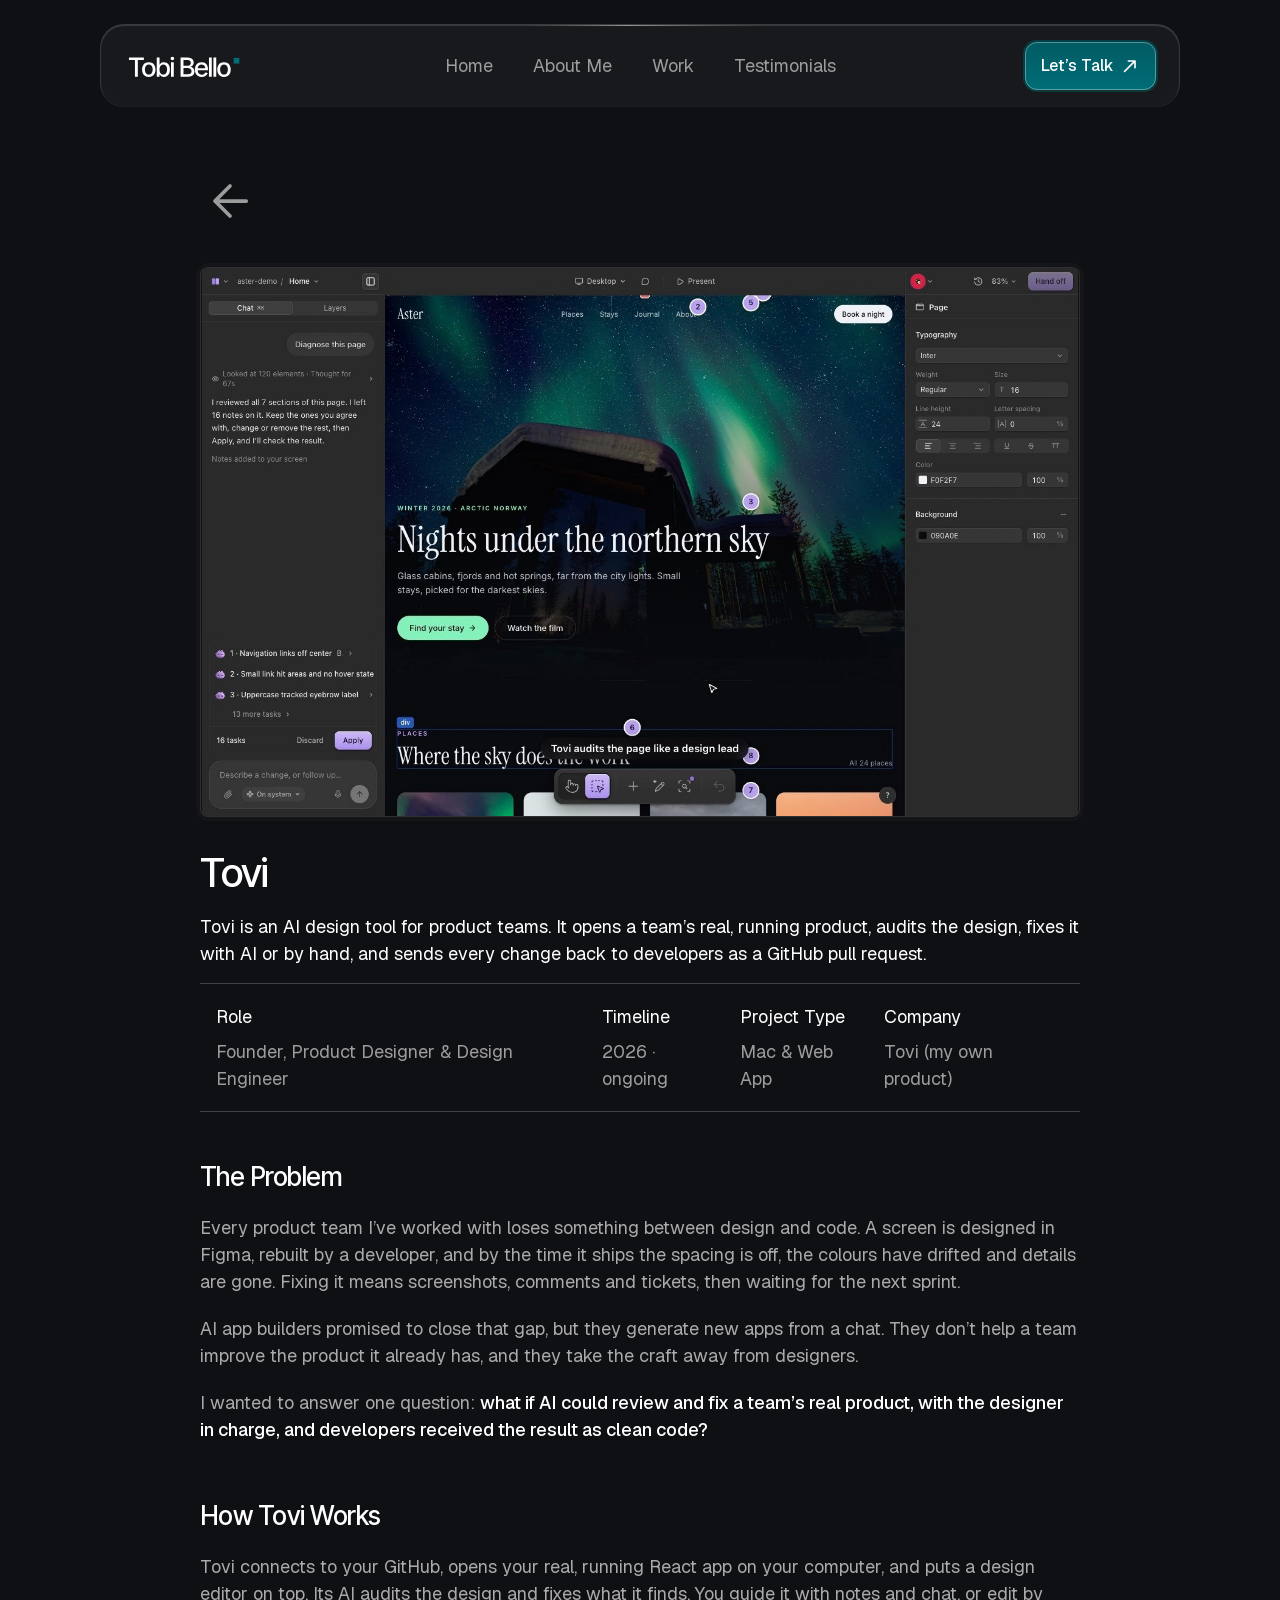
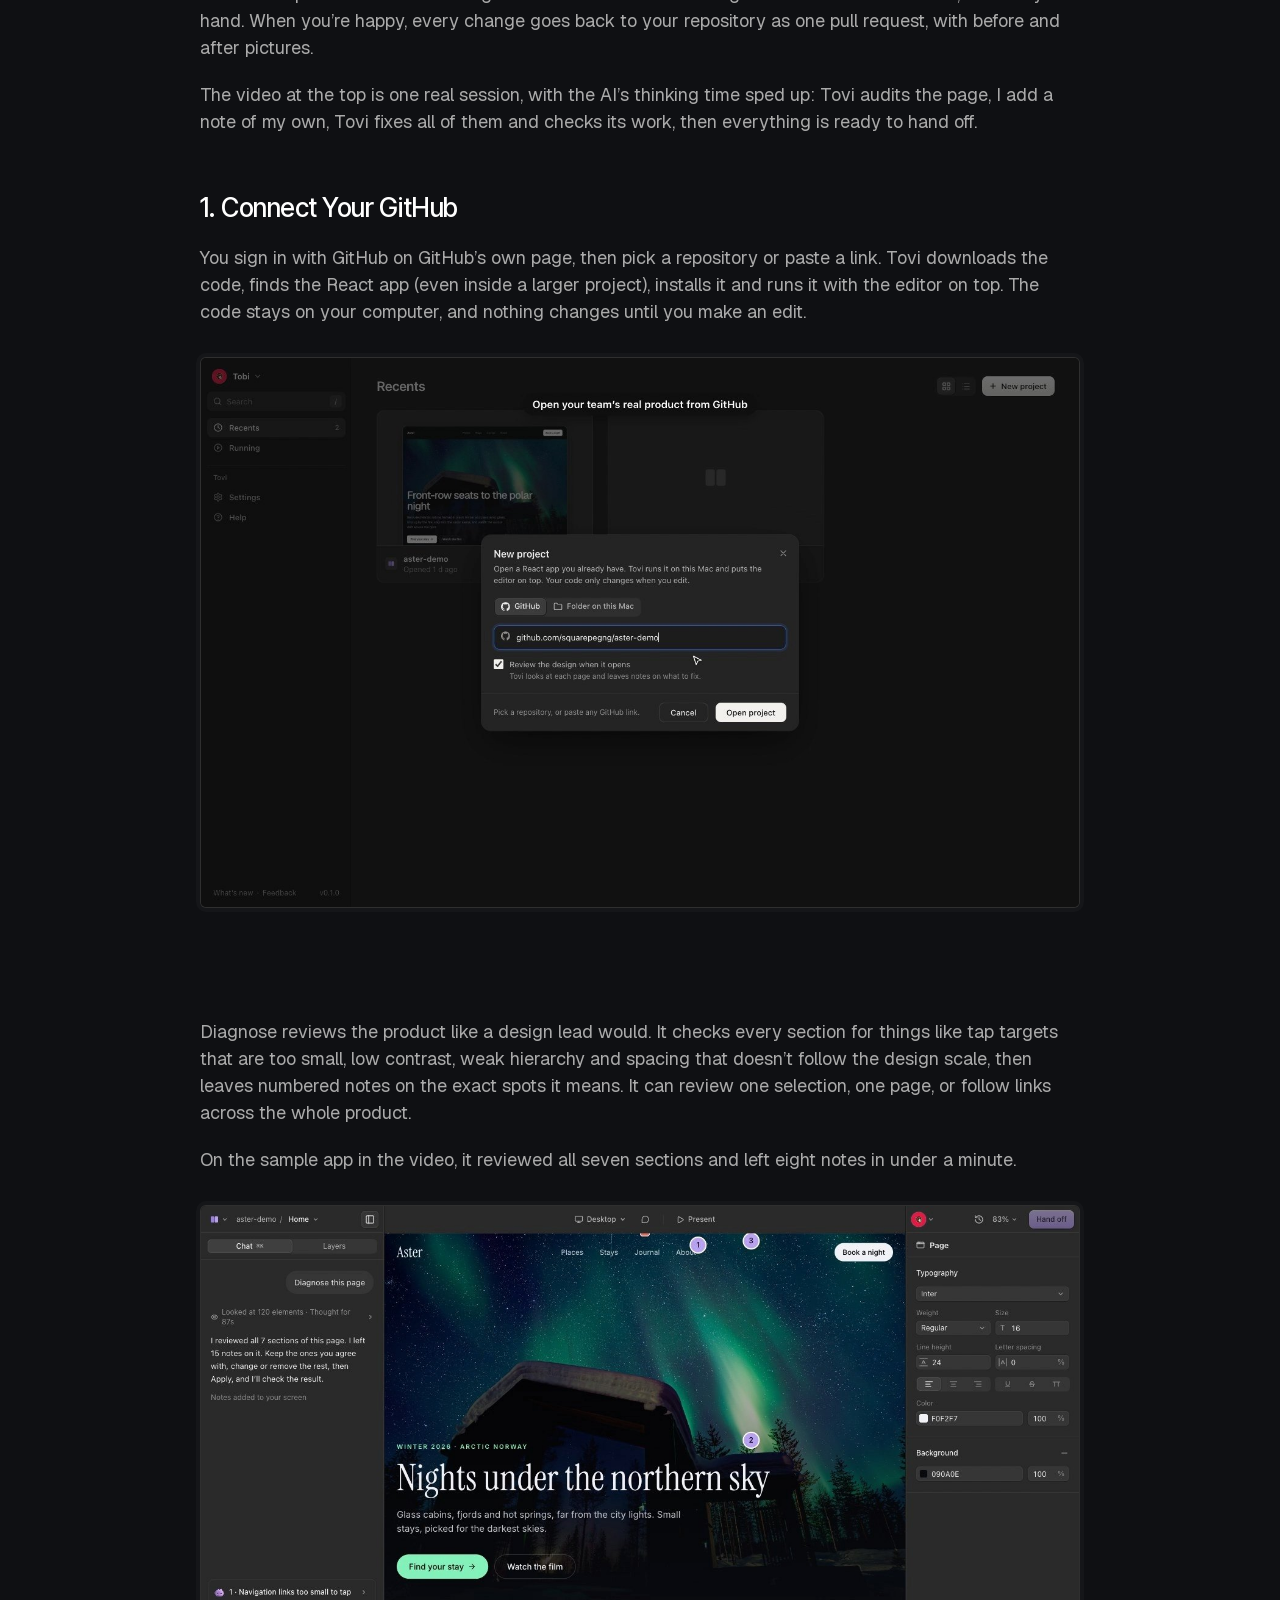
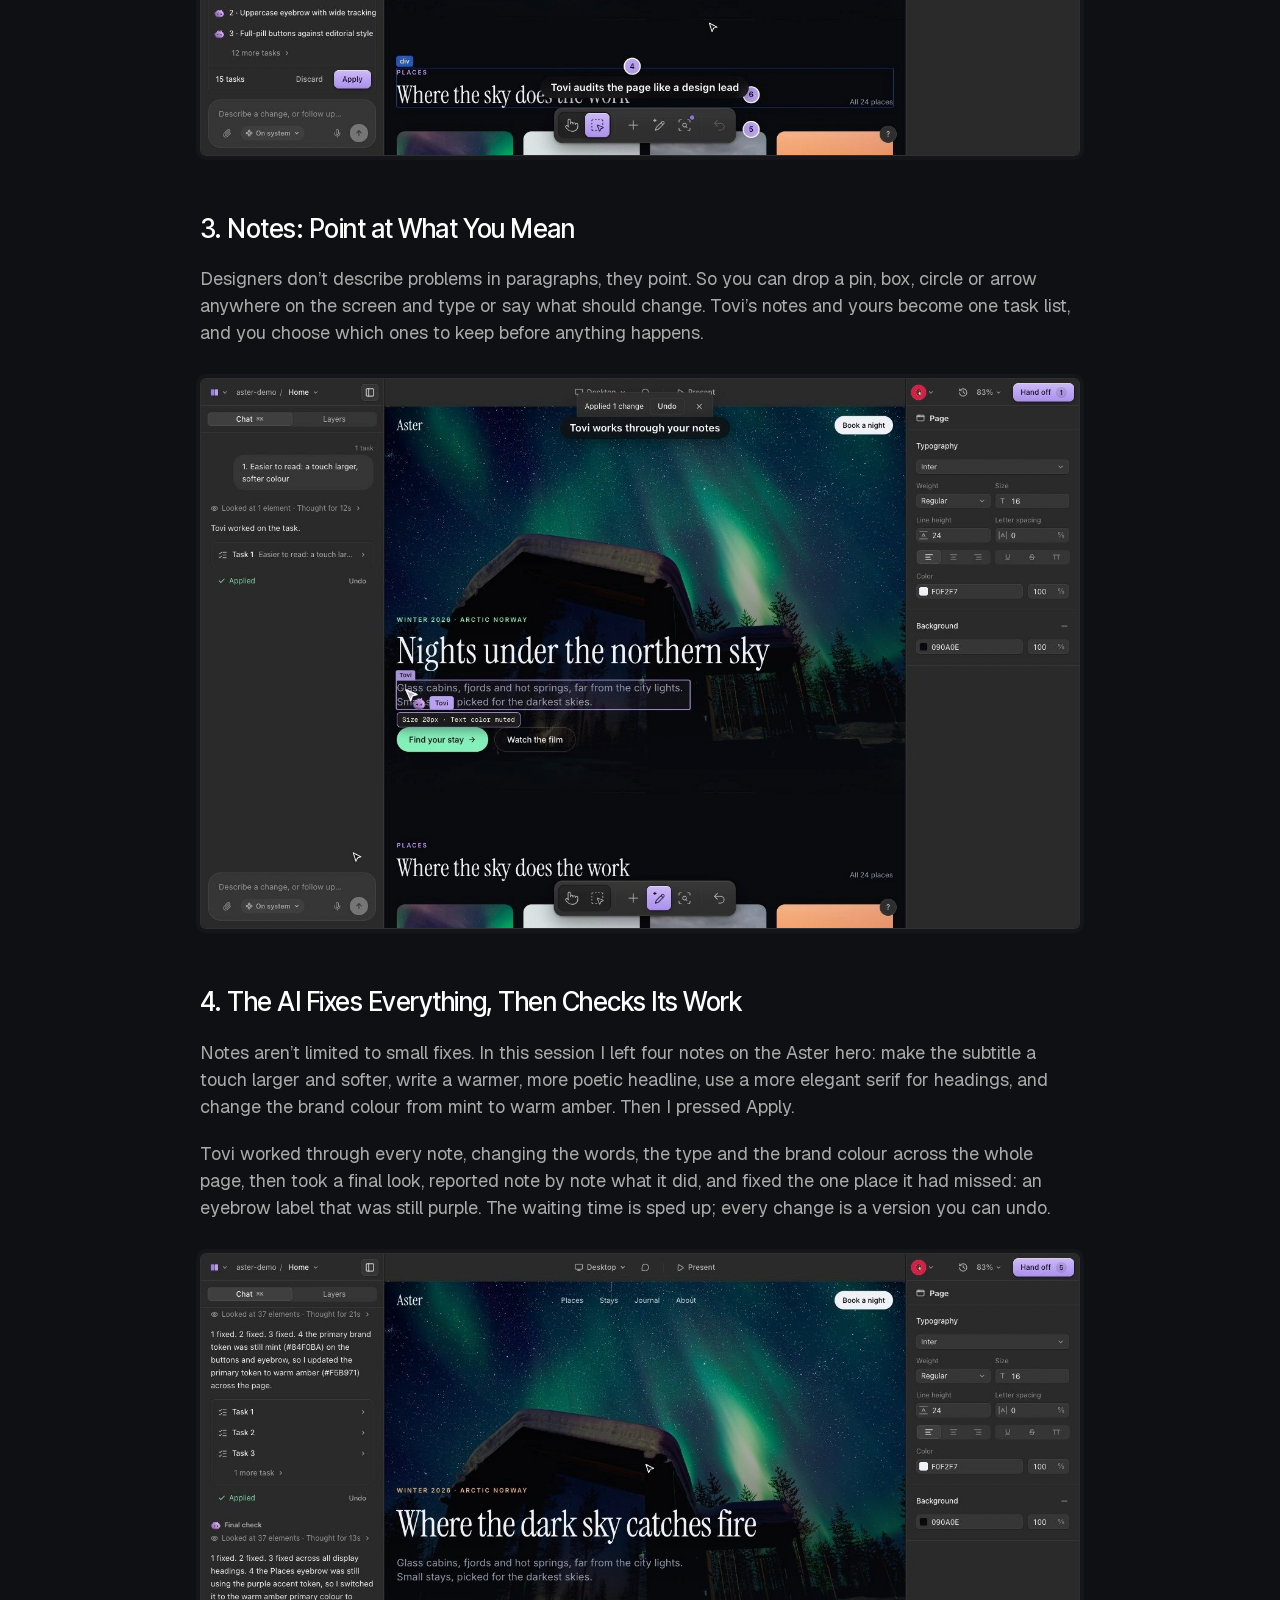
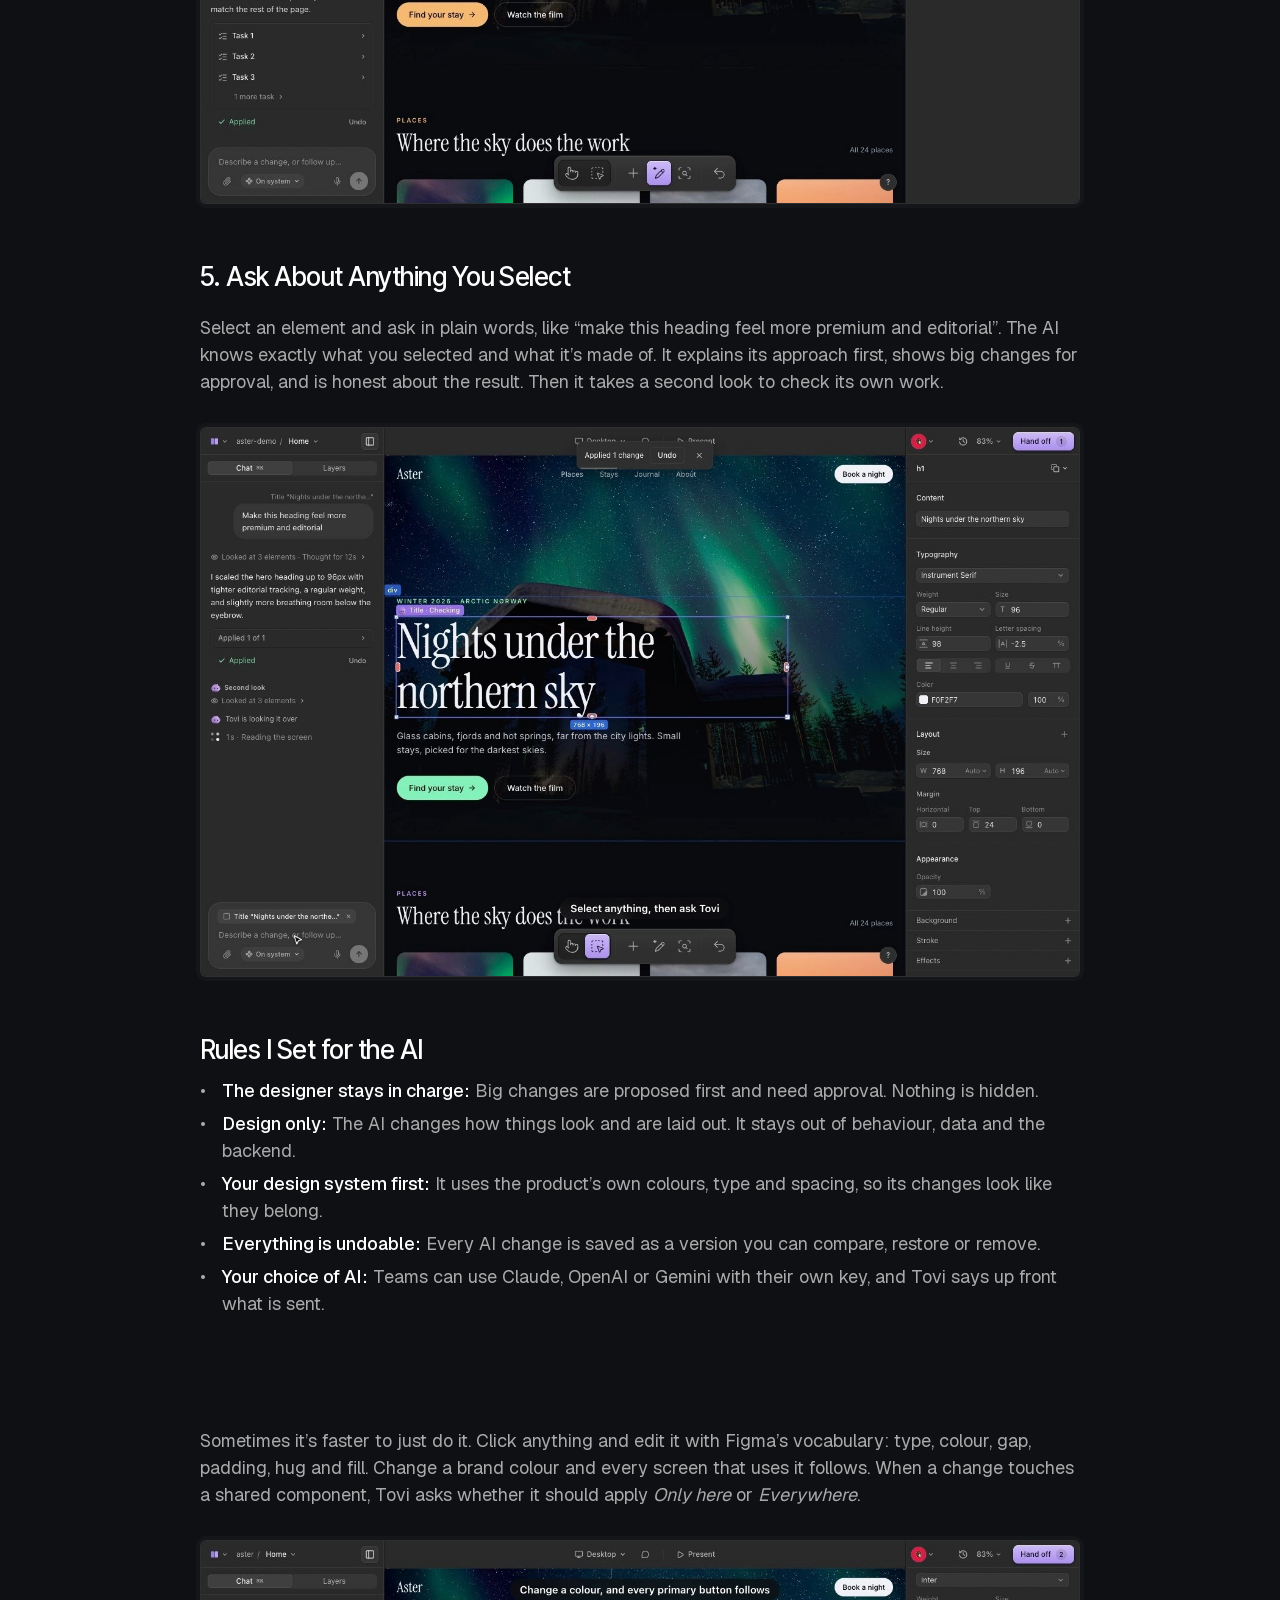
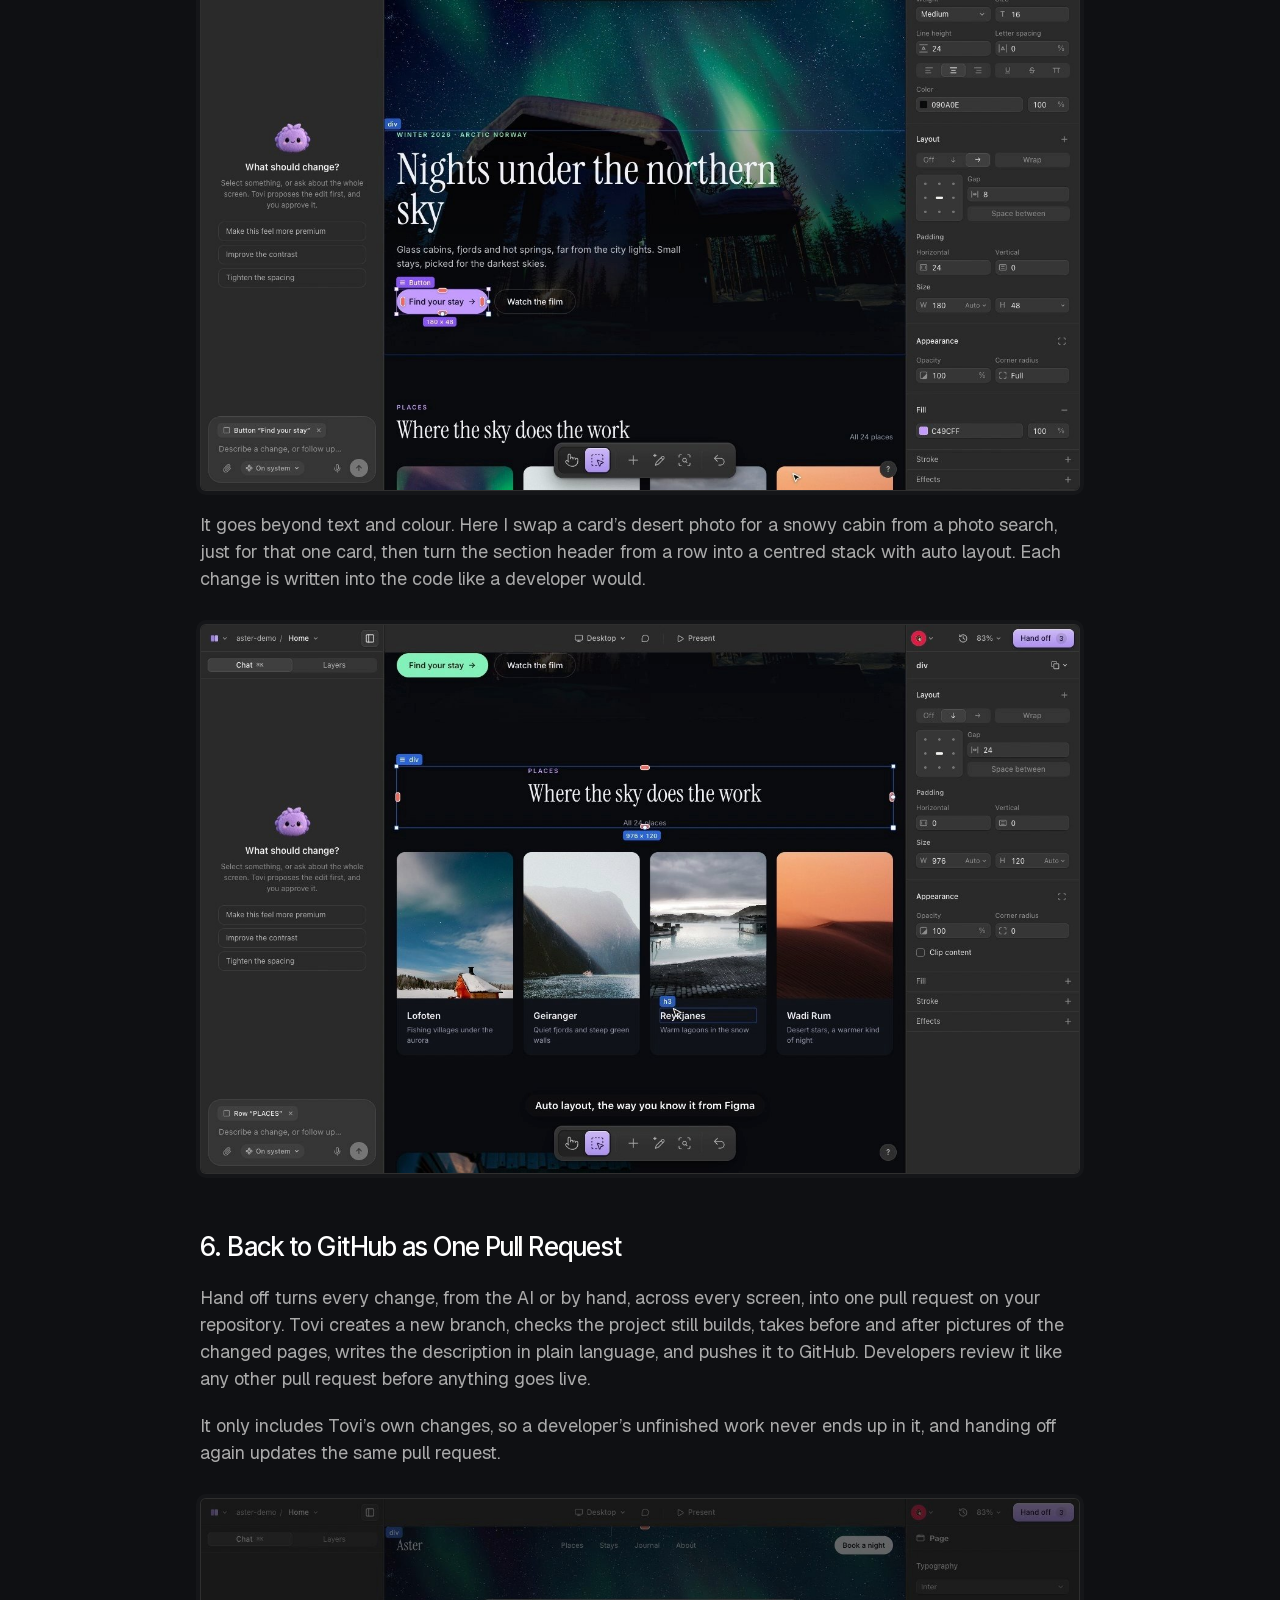
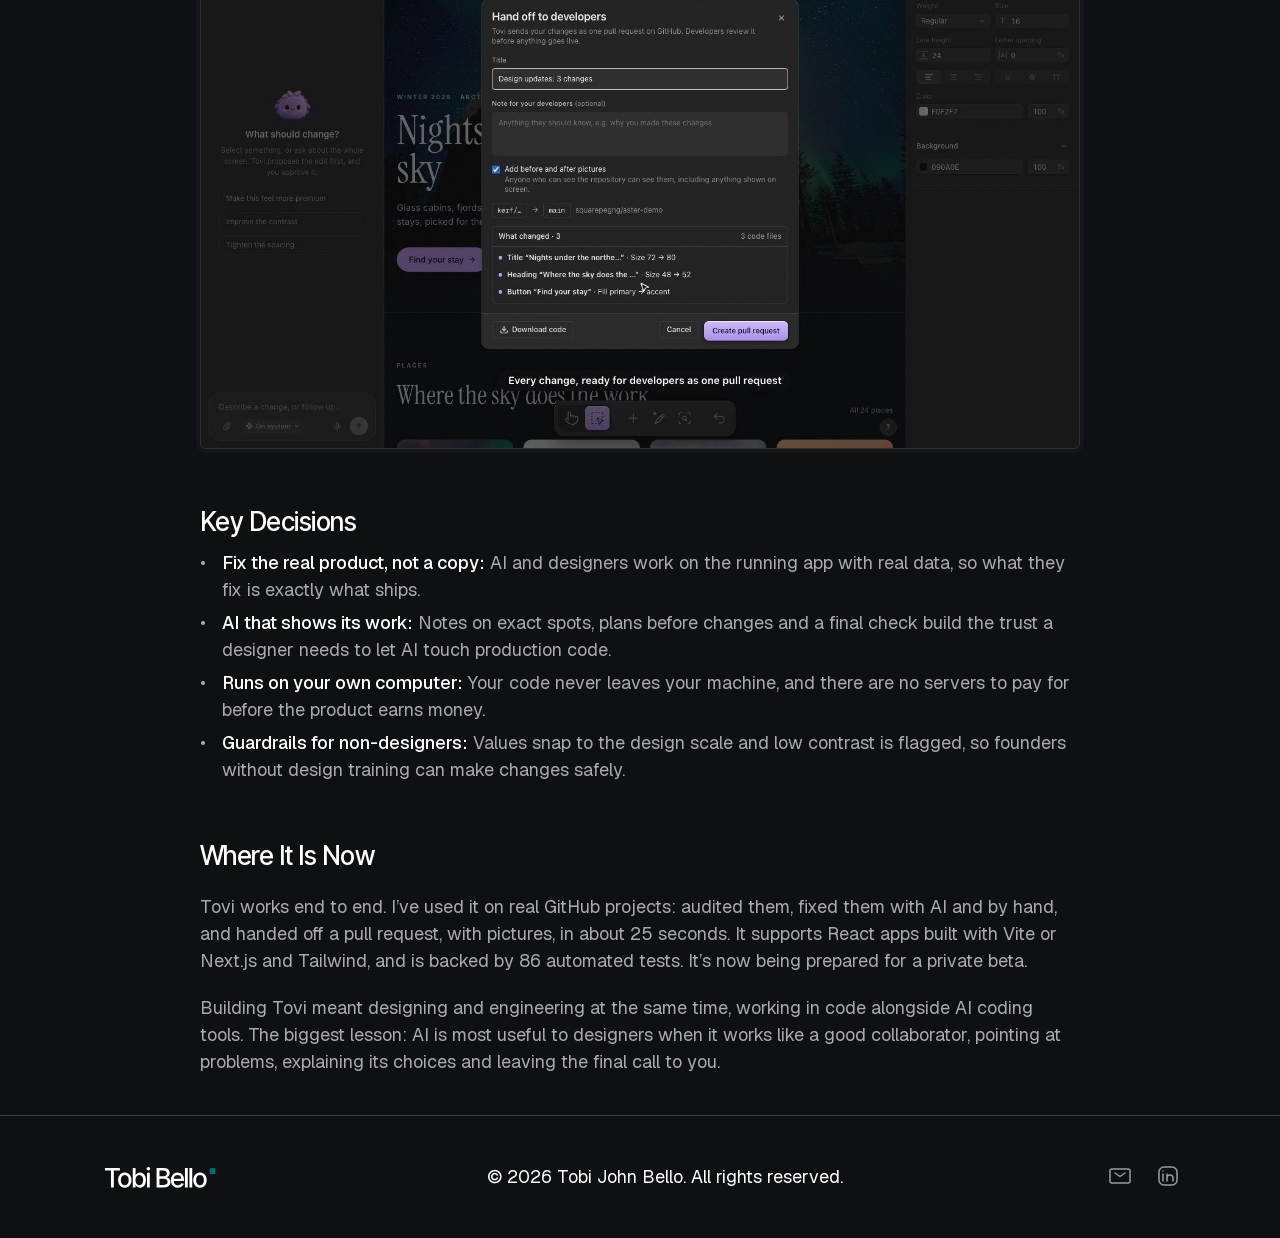
<file: work/tovi/index.html>
<!doctype html>
<html lang="en" class="no-js">
<head>
<meta charset="utf-8">
<meta name="viewport" content="width=device-width, initial-scale=1">
<title>Tovi | Case study by Tobi John Bello</title>
<meta name="description" content="Tovi: a product design and design engineering case study by Tobi John Bello. Tovi is an AI design tool for product teams. It opens a team’s real, running product, audits the design, fixes it with AI or by hand, and sends every change back to developers as a GitHub pull request.">
<meta name="author" content="Tobi John Bello">
<meta name="robots" content="index, follow, max-image-preview:large">
<link rel="canonical" href="https://tobibello.pages.dev/work/tovi/">
<meta property="og:type" content="website">
<meta property="og:site_name" content="Tobi John Bello">
<meta property="og:url" content="https://tobibello.pages.dev/work/tovi/">
<meta property="og:title" content="Tovi | Case study by Tobi John Bello">
<meta property="og:description" content="Tovi: a product design and design engineering case study by Tobi John Bello. Tovi is an AI design tool for product teams. It opens a team’s real, running product, audits the design, fixes it with AI or by hand, and sends every change back to developers as a GitHub pull request.">
<meta property="og:image" content="https://tobibello.pages.dev/assets/images/tovi/tovi-thumb.jpg">
<meta name="twitter:card" content="summary_large_image">
<meta name="twitter:title" content="Tovi | Case study by Tobi John Bello">
<meta name="twitter:description" content="Tovi: a product design and design engineering case study by Tobi John Bello. Tovi is an AI design tool for product teams. It opens a team’s real, running product, audits the design, fixes it with AI or by hand, and sends every change back to developers as a GitHub pull request.">
<meta name="twitter:image" content="https://tobibello.pages.dev/assets/images/tovi/tovi-thumb.jpg">
<script type="application/ld+json">[{"@context": "https://schema.org", "@type": "Person", "name": "Tobi John Bello", "alternateName": ["Tobi Bello", "Tobi J. Bello"], "jobTitle": "Design Engineer & Product Designer", "url": "https://tobibello.pages.dev/", "image": "https://tobibello.pages.dev/assets/images/3a0TsaIyMQbZR7j9urEglnDvk4.png", "email": "mailto:tobijohnbello@gmail.com", "sameAs": ["https://www.linkedin.com/in/tobi-john-bello-57268a89/", "https://github.com/squarepegng", "https://tobibello.framer.website/"], "knowsAbout": ["Product design", "UX design", "UI design", "AI product design", "Agentic AI UX", "Design systems", "No-code builders", "SaaS", "Design engineering", "Prototyping"], "alumniOf": {"@type": "CollegeOrUniversity", "name": "Federal University of Technology, Akure"}}, {"@context": "https://schema.org", "@type": "WebSite", "name": "Tobi John Bello — Portfolio", "alternateName": "Tobi Bello", "url": "https://tobibello.pages.dev/"}, {"@context": "https://schema.org", "@type": "CreativeWork", "name": "Augmented Reality Try-On", "url": "https://tobibello.pages.dev/work/tovi/", "author": {"@type": "Person", "name": "Tobi John Bello", "url": "https://tobibello.pages.dev/"}, "image": "https://tobibello.pages.dev/assets/images/9REVzFUQ6uCuavGl8Y809GJALQE.png"}]</script>
<link rel="icon" href="../../assets/images/3a0TsaIyMQbZR7j9urEglnDvk4.png">
<link rel="preload" href="../../assets/fonts/Geist-var.woff2" as="font" type="font/woff2" crossorigin>
<link rel="preload" href="../../assets/fonts/InterTight-var.woff2" as="font" type="font/woff2" crossorigin>
<script>document.documentElement.classList.add('js-motion')</script>
<link rel="stylesheet" href="../../assets/styles.css?v=20261125c">
</head>
<body>
<header class="site-header appear" style="--from-y:-1000px;--from-o:0;--delay:1.3s;--dur:1s">
  <nav class="nav" aria-label="Main">
    <svg class="nav-divider" viewBox="-1 -1 261 3" preserveAspectRatio="none" aria-hidden="true"><defs><linearGradient id="navline" x1="278.009" y1="2" x2="-39.2064" y2="2" gradientUnits="userSpaceOnUse"><stop offset="0.08" stop-color="#737474" stop-opacity="0"/><stop offset="0.51" stop-color="#939393"/><stop offset="0.83" stop-color="#6F6F70" stop-opacity="0"/></linearGradient></defs><line x1="0" y1="0.5" x2="259" y2="0.5" stroke="url(#navline)"/></svg>
    <a class="nav-logo" href="../../" aria-label="Tobi Bello, home"><img src="../../assets/images/7yOBBGfetjL9oez791LI37W6D8.svg" alt="Tobi Bello" width="121" height="24"></a>
    <div class="nav-links">
      <a href="../../">Home</a>
      <a href="../../#about-me">About Me</a>
      <a href="../../#work">Work</a>
      <a href="../../#testimonials">Testimonials</a>
    </div>
    <a class="btn btn-primary nav-cta" href="mailto:tobijohnbello@gmail.com">Let’s Talk <svg viewBox="0 0 20 20" fill="none" aria-hidden="true"><path d="M14.1665 7.00008L5.08315 16.0834C4.93037 16.2362 4.73593 16.3126 4.49982 16.3126C4.26371 16.3126 4.06926 16.2362 3.91648 16.0834C3.76371 15.9306 3.68732 15.7362 3.68732 15.5001C3.68732 15.264 3.76371 15.0695 3.91648 14.9167L12.9998 5.83341H8.33315C8.09704 5.83341 7.89912 5.75355 7.7394 5.59383C7.57968 5.43411 7.49982 5.23619 7.49982 5.00008C7.49982 4.76397 7.57968 4.56605 7.7394 4.40633C7.89912 4.24661 8.09704 4.16675 8.33315 4.16675H14.9998C15.2359 4.16675 15.4338 4.24661 15.5936 4.40633C15.7533 4.56605 15.8331 4.76397 15.8331 5.00008V11.6667C15.8331 11.9029 15.7533 12.1008 15.5936 12.2605C15.4338 12.4202 15.2359 12.5001 14.9998 12.5001C14.7637 12.5001 14.5658 12.4202 14.4061 12.2605C14.2463 12.1008 14.1665 11.9029 14.1665 11.6667V7.00008Z" fill="white"/></svg></a>
    <button class="nav-toggle" type="button" aria-label="Menu" aria-expanded="false"><span></span><span></span></button>
    <div class="nav-menu">
      <a href="../../">Home</a>
      <a href="../../#about-me">About Me</a>
      <a href="../../#work">Work</a>
      <a href="../../#testimonials">Testimonials</a>
      <a class="btn btn-primary" href="mailto:tobijohnbello@gmail.com">Let’s Talk <svg viewBox="0 0 20 20" fill="none" aria-hidden="true"><path d="M14.1665 7.00008L5.08315 16.0834C4.93037 16.2362 4.73593 16.3126 4.49982 16.3126C4.26371 16.3126 4.06926 16.2362 3.91648 16.0834C3.76371 15.9306 3.68732 15.7362 3.68732 15.5001C3.68732 15.264 3.76371 15.0695 3.91648 14.9167L12.9998 5.83341H8.33315C8.09704 5.83341 7.89912 5.75355 7.7394 5.59383C7.57968 5.43411 7.49982 5.23619 7.49982 5.00008C7.49982 4.76397 7.57968 4.56605 7.7394 4.40633C7.89912 4.24661 8.09704 4.16675 8.33315 4.16675H14.9998C15.2359 4.16675 15.4338 4.24661 15.5936 4.40633C15.7533 4.56605 15.8331 4.76397 15.8331 5.00008V11.6667C15.8331 11.9029 15.7533 12.1008 15.5936 12.2605C15.4338 12.4202 15.2359 12.5001 14.9998 12.5001C14.7637 12.5001 14.5658 12.4202 14.4061 12.2605C14.2463 12.1008 14.1665 11.9029 14.1665 11.6667V7.00008Z" fill="white"/></svg></a>
    </div>
  </nav>
</header>
<main class="case">
  <div class="case-top">
    <a class="back appear" style="--from-y:20px;--from-o:0;--delay:.2s" href="../../#work" aria-label="Back to work"><svg viewBox="0 0 24 24" fill="none" stroke-width="1.5" aria-hidden="true"><path d="M18.5 12H6m0 0l6-6m-6 6l6 6" stroke="currentColor" stroke-linecap="round" stroke-linejoin="round"/></svg></a>
    <video class="case-cover tovi-video appear" style="--from-y:32px;--from-o:0;--delay:.3s" src="../../assets/images/tovi/tovi-ai.mp4?v=20261125" poster="../../assets/images/tovi/ai-poster.jpg?v=20261125" autoplay muted loop playsinline aria-label="Tovi demo: an AI design audit leaves notes on the page, the AI fixes them and checks its work, then the changes go to developers as a pull request"></video>
    <div class="case-header appear" style="--from-y:32px;--from-o:0;--delay:.4s">
      <h1>Tovi</h1>
      <div class="case-desc"><p>Tovi is an AI design tool for product teams. It opens a team’s real, running product, audits the design, fixes it with AI or by hand, and sends every change back to developers as a GitHub pull request.</p></div>
      <dl class="info">
        <div><dt>Role</dt><dd>Founder, Product Designer &amp; Design Engineer</dd></div>
        <div><dt>Timeline</dt><dd>2026 · ongoing</dd></div>
        <div><dt>Project Type</dt><dd>Mac &amp; Web App</dd></div>
        <div><dt>Company</dt><dd>Tovi (my own product)</dd></div>
      </dl>
    </div>
  </div>
  <article class="rt"><h3>The Problem</h3><p>Every product team I’ve worked with loses something between design and code. A screen is designed in Figma, rebuilt by a developer, and by the time it ships the spacing is off, the colours have drifted and details are gone. Fixing it means screenshots, comments and tickets, then waiting for the next sprint.</p><p>AI app builders promised to close that gap, but they generate new apps from a chat. They don’t help a team improve the product it already has, and they take the craft away from designers.</p><p>I wanted to answer one question: <strong>what if AI could review and fix a team’s real product, with the designer in charge, and developers received the result as clean code?</strong></p><h3>How Tovi Works</h3><p>Tovi connects to your GitHub, opens your real, running React app on your computer, and puts a design editor on top. Its AI audits the design and fixes what it finds. You guide it with notes and chat, or edit by hand. When you’re happy, every change goes back to your repository as one pull request, with before and after pictures.</p><p>The video at the top is one real session, with the AI’s thinking time sped up: Tovi audits the page, I add a note of my own, Tovi fixes all of them and checks its work, then everything is ready to hand off.</p><h3>1. Connect Your GitHub</h3><p>You sign in with GitHub on GitHub’s own page, then pick a repository or paste a link. Tovi downloads the code, finds the React app (even inside a larger project), installs it and runs it with the editor on top. The code stays on your computer, and nothing changes until you make an edit.</p><div class="video-file" style="--ar:16 / 10"><video poster="../../assets/images/tovi/poster-clip-github.jpg?v=20261125" src="../../assets/images/tovi/clip-github.mp4?v=20261125" muted loop playsinline preload="none" aria-label="Opening a project in Tovi: New project, choosing GitHub and pasting a repository link"></video></div><h3>2. An AI Design Audit</h3><p>Diagnose reviews the product like a design lead would. It checks every section for things like tap targets that are too small, low contrast, weak hierarchy and spacing that doesn’t follow the design scale, then leaves numbered notes on the exact spots it means. It can review one selection, one page, or follow links across the whole product.</p><p>On the sample app in the video, it reviewed all seven sections and left eight notes in under a minute.</p><div class="video-file" style="--ar:16 / 10"><video poster="../../assets/images/tovi/poster-clip-diagnose.jpg?v=20261125" src="../../assets/images/tovi/clip-diagnose.mp4?v=20261125" muted loop playsinline preload="none" aria-label="Tovi’s AI design audit reviewing the page and leaving numbered notes"></video></div><h3>3. Notes: Point at What You Mean</h3><p>Designers don’t describe problems in paragraphs, they point. So you can drop a pin, box, circle or arrow anywhere on the screen and type or say what should change. Tovi’s notes and yours become one task list, and you choose which ones to keep before anything happens.</p><div class="video-file" style="--ar:16 / 10"><video poster="../../assets/images/tovi/poster-clip-note.jpg?v=20261125" src="../../assets/images/tovi/clip-note.mp4?v=20261125" muted loop playsinline preload="none" aria-label="Dropping a note on the hero paragraph, then letting Tovi apply it"></video></div><h3>4. The AI Fixes Everything, Then Checks Its Work</h3><p>Notes aren’t limited to small fixes. In this session I left four notes on the Aster hero: make the subtitle a touch larger and softer, write a warmer, more poetic headline, use a more elegant serif for headings, and change the brand colour from mint to warm amber. Then I pressed Apply.</p><p>Tovi worked through every note, changing the words, the type and the brand colour across the whole page, then took a final look, reported note by note what it did, and fixed the one place it had missed: an eyebrow label that was still purple. The waiting time is sped up; every change is a version you can undo.</p><div class="video-file" style="--ar:16 / 10"><video poster="../../assets/images/tovi/poster-clip-transform.jpg?v=20261125" src="../../assets/images/tovi/clip-transform.mp4?v=20261125" muted loop playsinline preload="none" aria-label="Tovi’s AI reworking the Aster hero from four notes: subtitle, headline, heading font and brand colour"></video></div><h3>5. Ask About Anything You Select</h3><p>Select an element and ask in plain words, like “make this heading feel more premium and editorial”. The AI knows exactly what you selected and what it’s made of. It explains its approach first, shows big changes for approval, and is honest about the result. Then it takes a second look to check its own work.</p><div class="video-file" style="--ar:16 / 10"><video poster="../../assets/images/tovi/poster-clip-chat.jpg?v=20261125" src="../../assets/images/tovi/clip-chat.mp4?v=20261125" muted loop playsinline preload="none" aria-label="Selecting the hero heading and asking Tovi’s AI to make it feel more premium and editorial"></video></div><h3>Rules I Set for the AI</h3><ul><li><p><strong>The designer stays in charge:</strong> Big changes are proposed first and need approval. Nothing is hidden.</p></li><li><p><strong>Design only:</strong> The AI changes how things look and are laid out. It stays out of behaviour, data and the backend.</p></li><li><p><strong>Your design system first:</strong> It uses the product’s own colours, type and spacing, so its changes look like they belong.</p></li><li><p><strong>Everything is undoable:</strong> Every AI change is saved as a version you can compare, restore or remove.</p></li><li><p><strong>Your choice of AI:</strong> Teams can use Claude, OpenAI or Gemini with their own key, and Tovi says up front what is sent.</p></li></ul><h3>And by Hand, When You Want Control</h3><p>Sometimes it’s faster to just do it. Click anything and edit it with Figma’s vocabulary: type, colour, gap, padding, hug and fill. Change a brand colour and every screen that uses it follows. When a change touches a shared component, Tovi asks whether it should apply <em>Only here</em> or <em>Everywhere</em>.</p><div class="video-file" style="--ar:16 / 10"><video poster="../../assets/images/tovi/poster-tovi-demo.jpg?v=20261125" src="../../assets/images/tovi/tovi-demo.mp4?v=20261125" muted loop playsinline preload="none" aria-label="Editing by hand in Tovi: changing the headline size and the button colour"></video></div><p>It goes beyond text and colour. Here I swap a card’s desert photo for a snowy cabin from a photo search, just for that one card, then turn the section header from a row into a centred stack with auto layout. Each change is written into the code like a developer would.</p><div class="video-file" style="--ar:16 / 10"><video poster="../../assets/images/tovi/poster-clip-layout.jpg?v=20261125" src="../../assets/images/tovi/clip-layout.mp4?v=20261125" muted loop playsinline preload="none" aria-label="Swapping a card photo with Find a photo, then changing a header from a row to a centred stack with auto layout"></video></div><h3>6. Back to GitHub as One Pull Request</h3><p>Hand off turns every change, from the AI or by hand, across every screen, into one pull request on your repository. Tovi creates a new branch, checks the project still builds, takes before and after pictures of the changed pages, writes the description in plain language, and pushes it to GitHub. Developers review it like any other pull request before anything goes live.</p><p>It only includes Tovi’s own changes, so a developer’s unfinished work never ends up in it, and handing off again updates the same pull request.</p><div class="video-file" style="--ar:16 / 10"><video poster="../../assets/images/tovi/poster-clip-handoff.jpg?v=20261125" src="../../assets/images/tovi/clip-handoff.mp4?v=20261125" muted loop playsinline preload="none" aria-label="Opening Hand off: every change listed, ready to create a pull request"></video></div><h3>Key Decisions</h3><ul><li><p><strong>Fix the real product, not a copy:</strong> AI and designers work on the running app with real data, so what they fix is exactly what ships.</p></li><li><p><strong>AI that shows its work:</strong> Notes on exact spots, plans before changes and a final check build the trust a designer needs to let AI touch production code.</p></li><li><p><strong>Runs on your own computer:</strong> Your code never leaves your machine, and there are no servers to pay for before the product earns money.</p></li><li><p><strong>Guardrails for non-designers:</strong> Values snap to the design scale and low contrast is flagged, so founders without design training can make changes safely.</p></li></ul><h3>Where It Is Now</h3><p>Tovi works end to end. I’ve used it on real GitHub projects: audited them, fixed them with AI and by hand, and handed off a pull request, with pictures, in about 25 seconds. It supports React apps built with Vite or Next.js and Tailwind, and is backed by 86 automated tests. It’s now being prepared for a private beta.</p><p>Building Tovi meant designing and engineering at the same time, working in code alongside AI coding tools. The biggest lesson: AI is most useful to designers when it works like a good collaborator, pointing at problems, explaining its choices and leaving the final call to you.</p></article>
</main>
<footer class="footer">
  <div class="footer-inner">
    <a class="footer-logo" href="../../"><img src="../../assets/images/7yOBBGfetjL9oez791LI37W6D8.svg" alt="Tobi Bello" width="121" height="24"></a>
    <p class="copyright">© 2026 Tobi John Bello. All rights reserved.</p>
    <div class="socials">
      <a href="mailto:tobijohnbello@gmail.com" aria-label="Email"><svg viewBox="0 0 24 24" fill="none" stroke-width="1.5" aria-hidden="true"><path d="M7 9l5 3.5L17 9" stroke="currentColor" stroke-linecap="round" stroke-linejoin="round"/><path d="M2 17V7a2 2 0 012-2h16a2 2 0 012 2v10a2 2 0 01-2 2H4a2 2 0 01-2-2z" stroke="currentColor"/></svg></a>
      <a href="https://www.linkedin.com/in/tobi-john-bello-57268a89/" target="_blank" rel="noopener" aria-label="LinkedIn"><svg viewBox="0 0 24 24" fill="none" stroke-width="1.5" aria-hidden="true"><path d="M21 8v8a5 5 0 01-5 5H8a5 5 0 01-5-5V8a5 5 0 015-5h8a5 5 0 015 5zM7 17v-7" stroke="currentColor" stroke-linecap="round" stroke-linejoin="round"/><path d="M11 17v-3.25M11 10v3.75m0 0c0-3.75 6-3.75 6 0V17M7 7.01l.01-.011" stroke="currentColor" stroke-linecap="round" stroke-linejoin="round"/></svg></a>
    </div>
  </div>
</footer>
<script src="../../assets/site.js?v=20261123h"></script>
</body>
</html>
</file>
<file: assets/styles.css>
/* Tobi Bello portfolio, rebuilt from the Framer site as plain HTML/CSS. */

@font-face { font-family: "Geist"; src: url("fonts/Geist-var.woff2") format("woff2"); font-weight: 400 600; font-style: normal; font-display: swap; }
@font-face { font-family: "Inter Tight"; src: url("fonts/InterTight-var.woff2") format("woff2"); font-weight: 400 600; font-style: normal; font-display: swap; }

:root {
  --bg: #0F1013;
  --nav: #17191C;
  --white: #FFFFFF;
  --grey: #9C9C9D;
  --grey-2: #AAAAAA;
  --line: #3F4042;
  --teal: #1BBDCC;
  --link: #0099FF;
  --display: "Geist", -apple-system, BlinkMacSystemFont, "Helvetica Neue", Arial, sans-serif;
  --head: "Inter Tight", "Geist", -apple-system, BlinkMacSystemFont, "Helvetica Neue", Arial, sans-serif;
  --inter: "Geist", -apple-system, BlinkMacSystemFont, "Helvetica Neue", Arial, sans-serif;
  --spring: cubic-bezier(0.2, 0.9, 0.25, 1);
}

* { box-sizing: border-box; }
html { background: var(--bg); color-scheme: dark; scroll-behavior: smooth; }
body { margin: 0; background: var(--bg); color: var(--white); font-family: var(--display); font-size: 18px; line-height: 1.5; -webkit-font-smoothing: antialiased; -moz-osx-font-smoothing: grayscale; overflow-x: hidden; }
img { display: block; max-width: 100%; }
a { color: inherit; text-decoration: none; }
h1, h2, h3, h4, h5, h6, p { margin: 0; }
button { font: inherit; color: inherit; }

/* Text that fades from white at the top to grey at the bottom */
.grad { background-image: linear-gradient(0deg, #999999 0%, #FFFFFF 79.1%); -webkit-background-clip: text; background-clip: text; -webkit-text-fill-color: transparent; color: transparent; }
.grad-75 { background-image: linear-gradient(0deg, #999999 0%, #FFFFFF 75%); }

/* ---------- Buttons ---------- */
.btn { position: relative; display: inline-flex; align-items: center; justify-content: center; gap: 6px; height: 48px; border-radius: 12px; font: 500 16px/24px var(--display); white-space: nowrap; transition: filter .2s, transform .2s, box-shadow .2s; }
.btn::after { content: ""; position: absolute; inset: 0; border-radius: inherit; border: 1px solid; pointer-events: none; }
.btn svg { width: 20px; height: 20px; flex: none; }
.btn-primary { padding: 12px 16px; color: var(--white); background: linear-gradient(180deg, #015B63 0%, #006D77 100%); box-shadow: 0 1px 2px 0 rgba(62, 34, 13, .5), 0 0 0 2px #004147; }
.btn-primary::after { border-color: rgba(255, 255, 255, .34); }
.btn-primary:hover { filter: brightness(1.12); }
.btn-ghost { padding: 12px 20px; color: var(--grey); }
.btn-ghost::after { border-color: var(--line); }
.btn-ghost:hover { color: var(--white); }

/* ---------- Navbar ---------- */
.site-header { position: fixed; top: 0; left: 0; right: 0; z-index: 50; display: flex; justify-content: center; padding: 24px 100px; pointer-events: none; }
.site-header .nav { pointer-events: auto; transition: box-shadow .3s ease, background-color .3s ease; }
.site-header.scrolled .nav { background: rgba(23, 25, 28, .88); -webkit-backdrop-filter: blur(14px); backdrop-filter: blur(14px); box-shadow: inset 0 1px 1px 1px rgba(255, 255, 255, .15), 0 12px 32px rgba(0, 0, 0, .45); }
section[id] { scroll-margin-top: 140px; }
.nav { position: relative; width: 100%; max-width: 1178px; min-height: 83px; display: flex; align-items: center; justify-content: space-between; padding: 16px 24px; background: var(--nav); border-radius: 24px; box-shadow: inset 0 1px 1px 1px rgba(255, 255, 255, .15); }
.nav-logo img, .footer-logo img { width: 121px; height: 24px; object-fit: cover; }
.nav-links { position: absolute; left: 50%; transform: translateX(-50%); display: flex; }
.nav-links a { padding: 12px 20px; font-size: 18px; line-height: 27px; color: var(--grey); transition: color .2s; }
.nav-links a:hover { color: var(--white); }
.nav-divider { position: absolute; top: 0; left: 50%; transform: translateX(-50%); width: 261px; height: 3px; }
.nav-toggle { display: none; width: 40px; height: 40px; padding: 0; border: 0; background: none; cursor: pointer; position: relative; }
.nav-toggle span { position: absolute; left: 10px; width: 20px; height: 1.5px; background: var(--white); border-radius: 2px; transition: transform .3s var(--spring), top .3s var(--spring); }
.nav-toggle span:first-child { top: 16px; }
.nav-toggle span:last-child { top: 23px; }
.nav.open .nav-toggle span:first-child { top: 19.5px; transform: rotate(45deg); }
.nav.open .nav-toggle span:last-child { top: 19.5px; transform: rotate(-45deg); }
.nav-menu { display: none; }

/* ---------- Hero ---------- */
.hero { position: relative; min-height: 764px; display: flex; flex-direction: column; align-items: center; overflow: hidden; }
.hero-bg { position: absolute; inset: 0; width: 100%; height: 100%; object-fit: cover; filter: contrast(1.35) brightness(1.12); }
.hero-inner { position: relative; width: 100%; max-width: 1200px; margin-top: 141px; padding: 45px 100px 53px; display: flex; flex-direction: column; align-items: center; gap: 24px; }
.avatar { width: 96px; height: 96px; object-fit: contain; }
.hero-lines { width: 100%; display: flex; flex-direction: column; align-items: center; gap: 36px; text-align: center; }
.greeting { font: 500 24px/1.4 var(--head); letter-spacing: -0.01em; }
.headline-wrap { display: flex; flex-direction: column; gap: 16px; }
.headline { font: 500 56px/1.1 var(--head); letter-spacing: -0.035em; }
.headline span { display: inline-block; }
.hero-sub { font-size: 18px; line-height: 27px; color: var(--grey-2); }
.stats { display: flex; justify-content: center; align-items: center; gap: 32px; flex-wrap: wrap; }
.stat { display: flex; align-items: center; gap: 6px; }
.stat b { font-weight: 500; font-size: 18px; line-height: 27px; }
.stat b i { font-style: normal; color: var(--teal); }
.stat span { font-size: 16px; line-height: 24px; }
.ctas { display: flex; align-items: center; gap: 16px; margin-top: 12px; }

/* ---------- Client logos ---------- */
.logos { position: relative; height: 93px; display: flex; align-items: center; overflow: hidden; padding: 10px; -webkit-mask-image: linear-gradient(to right, transparent 0%, #000 12.5%, #000 87.5%, transparent 100%); mask-image: linear-gradient(to right, transparent 0%, #000 12.5%, #000 87.5%, transparent 100%); }
.logos-wrap { position: relative; }
.logos-wrap::after { content: ""; position: absolute; inset: 0; border-top: 1px solid rgba(255, 255, 255, .15); border-bottom: 1px solid rgba(255, 255, 255, .15); pointer-events: none; }
.logos-track { display: flex; align-items: center; gap: 120px; width: max-content; animation: ticker var(--ticker-duration, 40s) linear infinite; }
.logos-track img { height: 32px; flex: none; object-fit: contain; }
@keyframes ticker { to { transform: translateX(calc(-1 * var(--ticker-shift, 50%))); } }

/* ---------- Sections ---------- */
.section { padding: 100px; display: flex; flex-direction: column; align-items: center; }
.section-title { display: flex; flex-direction: column; align-items: center; gap: 12px; text-align: center; }
.h2 { font: 500 40px/1.25 var(--head); letter-spacing: -0.025em; }
.lead { font-size: 18px; line-height: 27px; color: var(--grey); }

/* Work */
.work { gap: 72px; }
.projects { width: 100%; max-width: 1240px; display: grid; grid-template-columns: repeat(2, minmax(0, 1fr)); gap: 24px; }
.project { position: relative; display: flex; flex-direction: column; background: var(--bg); border-radius: 24px; box-shadow: 0 1px 1px 0 rgba(255, 255, 255, .05), 0 0 5px 0 rgba(0, 0, 0, .25); transition: box-shadow .3s ease; }
.project::after { content: ""; position: absolute; inset: 0; border-radius: inherit; border: 1px solid rgba(217, 217, 217, .06); pointer-events: none; }
.project:hover { box-shadow: 0 1px 25px 0 rgba(255, 255, 255, .13), 0 0 15px 0 rgba(0, 0, 0, .25); }
.project-img { height: 340px; border-radius: 24px 24px 0 0; overflow: hidden; }
.project-img img { width: 100%; height: 100%; object-fit: cover; transition: transform .7s cubic-bezier(.16, 1, .3, 1); }
.project:hover .project-img img { transform: scale(1.05); }
.project-body { padding: 24px; display: flex; flex-direction: column; gap: 20px; }
.tags { display: flex; gap: 10px; }
.tag { position: relative; padding: 8px 16px; border-radius: 100px; background: rgba(0, 0, 0, .03); font-size: 16px; line-height: 24px; }
.tag::after { content: ""; position: absolute; inset: 0; border-radius: inherit; border: 1px solid var(--line); }
.project-text { display: flex; flex-direction: column; gap: 8px; }
.project-text h3 { font: 500 24px/1.3 var(--head); letter-spacing: -0.015em; }
.project-text p { font-size: 16px; line-height: 24px; color: var(--grey); }

/* About */
.about { flex-direction: row; justify-content: center; gap: 40px; }
.about-left { width: 600px; max-width: 100%; display: flex; flex-direction: column; gap: 40px; }
.about-text { display: flex; flex-direction: column; gap: 20px; font-size: 18px; line-height: 27px; color: var(--grey); }
.about-right { width: 600px; max-width: 100%; display: flex; flex-direction: column; gap: 24px; }
.job-wrap { position: sticky; top: 70px; }
.job { position: relative; display: flex; align-items: center; gap: 12px; padding: 20px; background: var(--bg); border-radius: 24px; box-shadow: inset 0 1px 1px 1px rgba(255, 255, 255, .15); }
.job::after { content: ""; position: absolute; inset: 0; border-radius: inherit; border: 1px solid rgba(255, 255, 255, .06); pointer-events: none; }
.job img { width: 60px; height: 60px; border-radius: 14px; object-fit: cover; flex: none; }
.job-info { display: flex; flex-direction: column; gap: 4px; min-width: 0; }
.job-title { font-weight: 500; font-size: 18px; line-height: 27px; }
.job-meta { display: flex; align-items: center; gap: 8px; font-size: 16px; line-height: 24px; color: var(--grey); }
.job-meta i { width: 4px; height: 4px; border-radius: 50%; background: var(--grey); }
.job-date { font-size: 16px; line-height: 24px; }

/* Testimonials */
.testimonials { padding: 100px; }
.slider { position: relative; width: 100%; max-width: 1240px; height: 588px; margin: 0 auto; }
.slider-view { height: 100%; padding: 0 72px; overflow: hidden; -webkit-mask-image: linear-gradient(to right, transparent 0%, #000 4%, #000 96%, transparent 100%); mask-image: linear-gradient(to right, transparent 0%, #000 4%, #000 96%, transparent 100%); }
.slider-track { display: flex; gap: 64px; height: 100%; will-change: transform; }
.slide { flex: 0 0 100%; display: flex; flex-direction: column; align-items: center; justify-content: center; gap: 72px; text-align: center; }
.quote { font: 500 40px/1.25 var(--head); letter-spacing: -0.025em; }
.person { position: relative; display: flex; gap: 16px; padding: 20px 24px; background: var(--bg); border-radius: 16px; box-shadow: inset 0 1px 1px 1px rgba(255, 255, 255, .1); text-align: left; }
.person::after { content: ""; position: absolute; inset: 0; border-radius: inherit; border: 1px solid rgba(217, 217, 217, .06); pointer-events: none; }
.person img { width: 48px; height: 48px; border-radius: 50%; object-fit: cover; }
.person-text { display: flex; flex-direction: column; gap: 4px; }
.person-name { font-weight: 500; font-size: 18px; line-height: 27px; }
.person-role { font-size: 16px; line-height: 24px; color: var(--grey); }
.slider-arrow { position: absolute; top: 50%; width: 40px; height: 40px; margin-top: -20px; padding: 0; border: 0; border-radius: 40px; background: rgba(0, 0, 0, .2); cursor: pointer; z-index: 2; }
.slider-arrow img { width: 40px; height: 40px; }
.slider-arrow.prev { left: 0; }
.slider-arrow.next { right: 0; }
.slider-dots { position: absolute; left: 50%; bottom: 10px; transform: translateX(-50%); display: flex; padding: 0 5px; background: var(--bg); border-radius: 50px; z-index: 2; }
.slider-dots button { padding: 10px 5px; border: 0; background: none; cursor: pointer; }
.slider-dots button span { display: block; width: 8px; height: 8px; border-radius: 50%; background: var(--white); opacity: .7; transition: opacity .3s; }
.slider-dots button.active span { opacity: 1; }

/* Experience: one compact panel, rows stagger in, hover highlight */
.xp-list { list-style: none; margin: 0; padding: 8px; position: relative; background: var(--bg); border-radius: 24px; box-shadow: inset 0 1px 1px 1px rgba(255, 255, 255, .12); }
.xp-list::after { content: ""; position: absolute; inset: 0; border-radius: inherit; border: 1px solid rgba(255, 255, 255, .06); pointer-events: none; }
.xp-row { position: relative; display: grid; grid-template-columns: 40px minmax(0, 1fr) auto; align-items: center; gap: 16px; padding: 16px; border-radius: 16px; transition: background-color .35s ease; }
.xp-row + .xp-row::after { content: ""; position: absolute; top: 0; left: 72px; right: 16px; border-top: 1px solid rgba(255, 255, 255, .06); }
.xp-row::before { content: ""; position: absolute; left: 0; top: 18px; bottom: 18px; width: 2px; border-radius: 2px; background: var(--teal); transform: scaleY(0); transition: transform .4s cubic-bezier(.16, 1, .3, 1); }
.xp-row img { width: 40px; height: 40px; border-radius: 10px; object-fit: cover; transition: transform .4s cubic-bezier(.16, 1, .3, 1); }
.xp-role { font-weight: 500; font-size: 17px; line-height: 1.4; }
.xp-role em { font-style: normal; color: var(--grey); }
.xp-role span { color: rgba(27, 189, 204, .5); transition: color .5s ease; }
.xp-row.lit .xp-role span, .xp-row:hover .xp-role span, .xp-row:focus-within .xp-role span, .xp-row:active .xp-role span { color: var(--teal); }
.xp-type { font-size: 14px; line-height: 1.5; color: var(--grey); }
.xp-date { font-size: 14px; color: var(--grey); white-space: nowrap; font-variant-numeric: tabular-nums; transition: color .3s ease; }
.xp-row:hover { background: rgba(255, 255, 255, .03); }
.xp-row:hover::before { transform: scaleY(1); }
.xp-row:hover img { transform: scale(1.08); }
.xp-row:hover .xp-date { color: var(--white); }
/* rows rise in one after another once the panel scrolls into view */
.xp-list.reveal { transform: none; }
.xp-list .xp-row { opacity: 0; transform: translateY(14px); transition: opacity .6s ease calc(var(--i) * 90ms + 150ms), transform .7s cubic-bezier(.16, 1, .3, 1) calc(var(--i) * 90ms + 150ms), background-color .35s ease; }
.xp-list.in .xp-row { opacity: 1; transform: none; }
.no-js .xp-list .xp-row { opacity: 1; transform: none; }
@media (prefers-reduced-motion: reduce) { .xp-list .xp-row { opacity: 1; transform: none; transition: none; } }

/* Testimonial cards (3 in a row; 2x2 once there are 4) */
.testimonials-grid { gap: 72px; }
.t-grid { width: 100%; max-width: 1240px; display: grid; grid-template-columns: repeat(3, minmax(0, 1fr)); gap: 24px; }
.t-grid:has(> :nth-child(4)) { grid-template-columns: repeat(2, minmax(0, 1fr)); }
.t-card { position: relative; margin: 0; display: flex; flex-direction: column; justify-content: space-between; gap: 32px; padding: 32px; background: var(--bg); border-radius: 24px; box-shadow: inset 0 1px 1px 1px rgba(255, 255, 255, .1); transition: box-shadow .3s ease; }
.t-card::after { content: ""; position: absolute; inset: 0; border-radius: inherit; border: 1px solid rgba(217, 217, 217, .06); pointer-events: none; }
.t-card:hover { box-shadow: inset 0 1px 1px 1px rgba(255, 255, 255, .1), 0 1px 25px 0 rgba(255, 255, 255, .08); }
.t-quote { margin: 0; font: 400 20px/1.5 var(--display); }
.t-card .person { padding: 0; background: none; box-shadow: none; }
.t-card .person::after { display: none; }

/* Banner */
.banner { padding: 100px; }
.banner-card { position: relative; width: 100%; max-width: 1054px; margin: 0 auto; padding: 60px; display: flex; flex-direction: column; align-items: center; justify-content: center; border-radius: 24px; overflow: hidden; box-shadow: 0 0 5px 0 rgba(0, 0, 0, .25), 0 1px 1px 1px rgba(255, 255, 255, .15); text-align: center; }
.banner-card::after { content: ""; position: absolute; inset: 0; border-radius: inherit; border: 1px solid rgba(255, 255, 255, .06); pointer-events: none; }
.banner-bg { position: absolute; inset: 0; width: 100%; height: 100%; object-fit: cover; }
.banner-overlay { position: absolute; inset: 0; background: rgba(0, 0, 0, .5); }
.banner-content { position: relative; display: flex; flex-direction: column; align-items: center; gap: 36px; }
.banner-title { display: flex; flex-direction: column; gap: 16px; }

/* Footer */
.footer { position: relative; display: flex; justify-content: center; padding: 48px 100px; background: var(--bg); }
.footer::before { content: ""; position: absolute; top: 0; left: 0; right: 0; border-top: 1px solid rgba(255, 255, 255, .2); }
.footer-inner { width: 100%; max-width: 1240px; display: flex; align-items: center; justify-content: space-between; gap: 24px; }
.copyright { font-size: 18px; line-height: 27px; }
.socials { display: flex; gap: 24px; color: var(--grey); }
.socials a { display: block; width: 24px; height: 24px; transition: color .2s; }
.socials a:hover { color: var(--white); }
.socials svg { width: 24px; height: 24px; }

/* ---------- Case study pages ---------- */
.case { padding: 171px 200px 40px; display: flex; flex-direction: column; gap: 48px; }
.case > * { width: 100%; max-width: 1040px; margin: 0 auto; }
.case-top { display: flex; flex-direction: column; gap: 32px; }
.back { display: flex; width: 64px; height: 64px; border-radius: 12px; color: var(--grey); transition: color .2s; }
.back:hover { color: var(--white); }
.back svg { width: 60px; height: 60px; }
.case-cover { width: 100%; aspect-ratio: 4 / 3; object-fit: cover; }
.case-header { display: flex; flex-direction: column; gap: 16px; }
.case-header h1 { font: 500 40px/1.2 var(--head); letter-spacing: -0.025em; }
.case-desc { font-size: 18px; line-height: 27px; }
.case-desc p + p { margin-top: 16px; }
.info { position: relative; margin: 0; display: flex; justify-content: space-between; align-items: flex-start; gap: 16px; padding: 20px 16px; }
.info::after { content: ""; position: absolute; inset: 0; border-top: 1px solid var(--line); border-bottom: 1px solid var(--line); pointer-events: none; }
.info div { display: flex; flex-direction: column; gap: 8px; font-size: 18px; line-height: 27px; }
.info dd { margin: 0; color: var(--grey); }
.info dt { color: var(--white); }

/* Rich text body */
.rt { font-size: 18px; line-height: 27px; color: var(--grey-2); }
.rt > * + * { margin-top: 20px; }
.rt h3 { font: 500 26px/1.3 var(--head); letter-spacing: -0.02em; color: var(--white); }
.rt > h3:not(:first-child) { margin-top: 56px; }
.rt h4 { font: 500 19px/1.4 var(--head); letter-spacing: -0.01em; color: var(--white); }
.rt > h4:not(:first-child) { margin-top: 36px; }
.rt > h4 + * { margin-top: 12px; }
.rt h5 { font: 500 18px/1.4 var(--head); letter-spacing: -0.01em; color: var(--white); }
.rt h6 { font: 500 16px/1.4 var(--head); letter-spacing: -0.01em; color: var(--white); }
.rt a { color: var(--link); }
.rt strong, .rt b { font-weight: 500; color: var(--white); }
.rt > ul, .rt > ol { margin-top: 10px; }
.rt li + li { margin-top: 6px; }
.rt ul, .rt ol { margin-bottom: 0; padding: 0; list-style: none; }
.rt li { position: relative; padding-left: 22px; }
.rt ul > li::before { content: "•"; position: absolute; left: 0; top: 0; width: 9px; }
.rt ol { counter-reset: item; }
.rt ol > li { counter-increment: item; }
.rt ol > li::before { content: counter(item) "."; position: absolute; left: 0; top: 0; }
.rt li p { margin: 0; }
.rt blockquote { position: relative; margin-left: 0; margin-right: 0; padding-left: 22px; }
.rt blockquote::before { content: ""; position: absolute; left: 0; top: 0; bottom: 0; width: 2px; border-radius: 1px; background: #DDDDDD; }
.rt blockquote p { font: 400 17px/1.7 var(--inter); color: #a3a3a3; }
.rt img { width: 100%; height: auto; }
.rt > img, .rt > .video { margin-top: 32px; border-radius: 12px; overflow: hidden; }
.rt > img + img, .rt > img + .video, .rt > .video + img, .rt > .video + .video { margin-top: 24px; }
.rt > img + :not(img):not(.video), .rt > .video + :not(img):not(.video) { margin-top: 32px; }
.rt .video { position: relative; aspect-ratio: 16 / 9; }
.rt .video iframe { position: absolute; inset: 0; width: 100%; height: 100%; border: 0; }

/* Cursor dot: a small teal dot that follows the pointer (desktop only) */
.cursor-dot { position: fixed; left: 0; top: 0; z-index: 100; width: 16px; height: 16px; margin: -8px 0 0 -8px; border-radius: 259px; background: #006D77; pointer-events: none; opacity: 0; transition: opacity .3s ease, width .3s cubic-bezier(.16, 1, .3, 1), height .3s cubic-bezier(.16, 1, .3, 1), margin .3s cubic-bezier(.16, 1, .3, 1), background-color .3s ease; will-change: transform; }
.cursor-dot.on { opacity: 1; }
.cursor-dot.hover { width: 40px; height: 40px; margin: -20px 0 0 -20px; background: rgba(27, 189, 204, .25); }
.cursor-dot.press { animation: dot-press .35s ease; }
@keyframes dot-press { 50% { scale: .6; } }

/* ---------- Motion ---------- */
/* Load-in: each element rises into place with a spring, staggered by delay. */
@keyframes rise { from { opacity: var(--from-o, 0); transform: translateY(var(--from-y, 24px)); filter: blur(var(--from-blur, 6px)); } to { opacity: 1; transform: none; filter: none; } }
.appear { animation: rise var(--dur, .9s) cubic-bezier(.16, 1, .3, 1) var(--delay, 0s) both; }
/* load-in waits until the element is actually on screen */
.js-motion .appear { animation-play-state: paused; }
.js-motion .appear.seen { animation-play-state: running; }
/* Scroll-in: hidden until the element enters the viewport. */
.reveal { opacity: 0; transform: translateY(32px); transition: opacity .8s var(--spring), transform .8s var(--spring); }
.reveal.scale { transform: scale(.95); }
.reveal.y40 { transform: translateY(40px); }
.reveal.in { opacity: 1; transform: none; }
@media (prefers-reduced-motion: reduce) {
  .appear { animation: none; }
  .reveal { opacity: 1; transform: none; transition: none; }
  .logos-track { animation: none; }
}
.no-js .reveal { opacity: 1; transform: none; }

/* ---------- Extra motion ---------- */
/* Testimonials: words fade up and come into focus one after another */
.t-quote.split { background: none; -webkit-text-fill-color: currentColor; color: var(--white); }
.t-quote .w { display: inline-block; background-image: linear-gradient(0deg, #999999 0%, #FFFFFF 79.1%); -webkit-background-clip: text; background-clip: text; -webkit-text-fill-color: transparent; color: transparent; opacity: 0; filter: blur(6px); transform: translateY(8px); transition: opacity .5s ease, filter .6s ease, transform .6s cubic-bezier(.16, 1, .3, 1); transition-delay: calc(var(--w) * 28ms + 200ms); }
.t-card.in .t-quote .w { opacity: 1; filter: none; transform: none; }
.t-card .person { opacity: 0; transform: translateY(8px); transition: opacity .6s ease, transform .6s cubic-bezier(.16, 1, .3, 1); transition-delay: var(--after, 1s); }
.t-card.in .person { opacity: 1; transform: none; }
.t-grid .t-card:nth-child(2n) { transition-delay: .12s; }
/* Project cards: the second card in each row arrives a beat later */
.projects .project:nth-child(2n) { transition-delay: .12s; }
/* Buttons: the arrow nudges up and right on hover */
.btn svg { transition: transform .3s cubic-bezier(.16, 1, .3, 1); }
.btn:hover svg { transform: translate(2px, -2px); }
/* Nav links: a thin underline grows from the centre */
.nav-links a { position: relative; }
.nav-links a::after { content: ""; position: absolute; left: 20px; right: 20px; bottom: 8px; height: 1px; background: currentColor; transform: scaleX(0); transition: transform .35s cubic-bezier(.16, 1, .3, 1); }
.nav-links a:hover::after { transform: scaleX(1); }
@media (prefers-reduced-motion: reduce) { .t-quote .w, .t-card .person { opacity: 1; filter: none; transform: none; transition: none; } }

/* ---------- Tablet (810–1199) ---------- */
@media (max-width: 1199px) {
  .site-header { position: fixed; top: 0; left: 0; right: 0; padding: 16px 24px; }
  .nav { padding: 12px 20px; flex-wrap: wrap; }
  .nav-links, .nav-cta, .nav-divider { display: none; }
  .nav-toggle { display: block; }
  .nav-menu { display: flex; flex-direction: column; width: 100%; max-height: 0; overflow: hidden; transition: max-height .4s var(--spring); }
  .nav.open .nav-menu { max-height: 360px; }
  .nav-menu a { padding: 12px 0; font-size: 18px; line-height: 27px; color: var(--grey); }
  .nav-menu a:first-child { margin-top: 12px; }
  .nav-menu .btn { margin: 12px 0 8px; align-self: flex-start; color: var(--white); padding: 12px 16px; }
  .hero { margin-top: 0; }
  .section, .testimonials, .banner { padding: 80px 40px; }
  .about { flex-direction: column; align-items: flex-start; }
  .about-left, .about-right { width: 100%; }
  .footer { padding: 40px; }
  .case { padding: 120px 40px 40px; }
}

/* ---------- Mobile (<810) ---------- */
@media (max-width: 809px) {
  .xp-row { grid-template-columns: 40px minmax(0, 1fr); row-gap: 2px; }
  .xp-date { grid-column: 2; }
  .xp-role { font-size: 16px; }
  .t-grid, .t-grid:has(> :nth-child(4)) { grid-template-columns: minmax(0, 1fr); }
  .t-card { padding: 24px; gap: 24px; }
  .t-quote { font-size: 18px; }
  .site-header { padding: 16px; }
  .hero { height: auto; }
  .hero-inner { margin-top: 0; padding: 140px 16px 100px; }
  .greeting { font-size: 20px; }
  .hero-sub { font-size: 16px; line-height: 24px; }
  .stat b { font-size: 16px; line-height: 24px; }
  .stat span { font-size: 14px; line-height: 21px; }
  .stats { column-gap: 24px; row-gap: 20px; }
  .btn { font-size: 14px; line-height: 21px; }
  .section, .testimonials, .banner { padding: 40px 16px; }
  .work, .about { gap: 24px; }
  .h2 { font-size: 28px; }
  .lead { font-size: 16px; line-height: 24px; }
  .projects { grid-template-columns: minmax(0, 1fr); }
  .project-img { height: 240px; }
  .tag { font-size: 14px; line-height: 21px; }
  .project-text h3 { font-size: 20px; }
  .project-text p { font-size: 14px; line-height: 21px; }
  .about-left { gap: 24px; }
  .about-text { font-size: 16px; line-height: 24px; }
  .job-title { font-size: 16px; line-height: 24px; }
  .job-meta, .job-date { font-size: 14px; line-height: 21px; }
  .slider { height: 680px; }
  .slider-view { padding: 0 24px; }
  .quote { font-size: 28px; }
  .banner-card { padding: 40px 20px; }
  .banner-content { gap: 24px; }
  .footer { padding: 32px 16px; }
  .footer-inner { flex-direction: column; gap: 20px; }
  .copyright { font-size: 16px; text-align: center; }
  .case { padding: 110px 16px 40px; gap: 32px; }
  .case-header h1 { font-size: 28px; }
  .case-desc, .rt { font-size: 16px; line-height: 24px; }
  .info { flex-wrap: wrap; row-gap: 20px; }
  .info div { width: calc(50% - 8px); font-size: 16px; line-height: 24px; }
  .rt h3 { font-size: 20px; }
}

/* Framed screenshot: show the whole image, on the same grey as its border (no cropping) */
.frame-img { object-fit: contain !important; background: #e6e7e9; }
.project-img.frame { background: #e6e7e9; }
.case-cover.frame-img { aspect-ratio: auto; height: auto; }

/* Tovi case study: full-frame demo video and screenshots (never crop the editor's bottom toolbar) */
.case-cover.tovi-video { aspect-ratio: 16 / 10; height: auto; object-fit: contain; background: #121212; display: block; }
.project-img.tovi { background: #9D80E6; }
.project-img.tovi img { object-fit: cover; object-position: 50% 50%; }
/* Tovi thumbnail (16:9): anchor top-left so a narrower card trims only the right, where the window already runs off; top and left margins stay equal. */
.project-img img[src*="tovi-thumb"], .hs-card img[src*="tovi-thumb"] { object-position: 0 0; }
.rt > .video-file { margin-top: 32px; border-radius: 12px; overflow: hidden; background: #121212; }
.rt > .video-file video { display: block; width: 100%; height: auto; aspect-ratio: var(--ar, 16 / 10); }
.rt .diff { margin: 32px 0 0; border: 1px solid #2a2a2a; border-radius: 12px; overflow: hidden; background: #111; }
.rt .diff figcaption { display: flex; justify-content: space-between; padding: 10px 16px; font: 500 13px/1.4 var(--inter); color: #8e8e8e; background: #171717; border-bottom: 1px solid #2a2a2a; }
.rt .diff pre + figcaption { border-top: 1px solid #2a2a2a; }
.rt .diff pre { margin: 0; padding: 14px 0; overflow-x: auto; font: 13px/1.9 ui-monospace, "SF Mono", Menlo, monospace; }
.rt .diff code span { display: block; padding: 0 16px; white-space: pre; }
.rt .diff .del { background: rgba(240, 106, 95, .12); color: #f3a39b; }
.rt .diff .add { background: rgba(110, 210, 150, .12); color: #9fe3b8; }
.rt .diff b { font-weight: 500; color: #fff; }

/* Case-study media: a hairline border so screenshots and videos separate from the page */
.rt > img, .rt > .video, .rt > .video-file, .case-cover { border: 1px solid rgba(255, 255, 255, .12); box-shadow: 0 0 0 4px rgba(255, 255, 255, .025); }
.case-cover { border-radius: 16px; }

/* Case-study media: tighter corners */
.rt > img, .rt > .video, .rt > .video-file, .rt .diff { border-radius: 6px !important; }
.case-cover, .case-cover.frame-img { border-radius: 8px !important; }

/* Type system: Inter Tight for headings, Geist for everything else. Two weights only: 400 regular, 500 medium. */
b, strong { font-weight: 500; }
h1, h2, h3, h4, h5, h6 { font-weight: 500; }

/* Name line: a small glowing accent instead of a slash */
.greeting { display: inline-flex; align-items: center; flex-wrap: wrap; justify-content: center; }
.greeting .sep { position: relative; width: 7px; height: 7px; margin: 0 16px; border-radius: 2px; background: var(--teal); transform: rotate(45deg); box-shadow: 0 0 0 4px rgba(27,189,204,.16), 0 0 14px 2px rgba(27,189,204,.5); animation: sepPulse 2.8s ease-in-out infinite; }
@keyframes sepPulse { 50% { box-shadow: 0 0 0 6px rgba(27,189,204,.07), 0 0 20px 4px rgba(27,189,204,.65); } }
@media (prefers-reduced-motion: reduce) { .greeting .sep { animation: none; } }
.sr-only { position: absolute; width: 1px; height: 1px; overflow: hidden; clip: rect(0 0 0 0); white-space: nowrap; }

/* ---------- Hero details ---------- */
/* 6. Depth: grid fades toward the edges */
.hero-bg { -webkit-mask-image: radial-gradient(75% 70% at 50% 38%, #000 35%, transparent 100%); mask-image: radial-gradient(75% 70% at 50% 38%, #000 35%, transparent 100%); }
.avatar-wrap { position: relative; display: grid; place-items: center; }
.avatar-wrap::after { content: ""; position: absolute; inset: -6px; border-radius: 50%; border: 1px solid rgba(255,255,255,.12); }

/* 2. Teal light that follows the cursor */
.hero-glow { position: absolute; inset: 0; pointer-events: none; opacity: 0; transition: opacity .6s ease; background: radial-gradient(420px circle at var(--gx, 50%) var(--gy, 30%), rgba(27,189,204,.12), transparent 60%); }
.hero:hover .hero-glow { opacity: 1; }

/* 3. Availability badge */
.avail { display: inline-flex; align-items: center; gap: 9px; padding: 7px 14px 7px 12px; border-radius: 999px; font-size: 14px; line-height: 1; font-weight: 500; color: var(--white); background: rgba(255,255,255,.05); border: 1px solid rgba(255,255,255,.12); backdrop-filter: blur(8px); transition: background .2s, border-color .2s; }
.avail:hover { background: rgba(255,255,255,.09); border-color: rgba(255,255,255,.2); }
.avail i { position: relative; width: 8px; height: 8px; border-radius: 50%; background: #34d399; }
.avail i::after { content: ""; position: absolute; inset: 0; border-radius: 50%; background: #34d399; animation: ping 1.8s cubic-bezier(0,0,.2,1) infinite; }
@keyframes ping { 75%, 100% { transform: scale(2.6); opacity: 0; } }

/* 1. Headline reveals word by word, blur to sharp */
.headline.words .w { display: inline-block; opacity: 0; filter: blur(10px); transform: translateY(14px); animation: wordIn .9s cubic-bezier(.16,1,.3,1) forwards; animation-delay: calc(.35s + var(--i) * 70ms); }
@keyframes wordIn { to { opacity: 1; filter: blur(0); transform: none; } }

/* 4. A fanned stack of real work under the buttons */
.hero-stack { position: relative; width: min(940px, 100%); height: 300px; margin-top: 36px; perspective: 1600px; -webkit-mask-image: linear-gradient(#000 55%, transparent 100%); mask-image: linear-gradient(#000 55%, transparent 100%); }
.hs-card { position: absolute; top: 0; left: 50%; width: 460px; aspect-ratio: 16 / 10; border-radius: 12px; overflow: hidden; box-shadow: 0 1px 2px rgba(0,0,0,.22), 0 10px 24px -8px rgba(0,0,0,.45), 0 28px 56px -20px rgba(0,0,0,.55); background: #1a1a1a; transition: transform .9s cubic-bezier(.22,1,.36,1), box-shadow .9s cubic-bezier(.22,1,.36,1); opacity: 0; animation: stackIn 1.1s cubic-bezier(.16,1,.3,1) forwards; }
.hs-card img { width: 100%; height: 100%; object-fit: cover; display: block; }
.hs-c { z-index: 3; transform: translateX(-50%) translateY(0) rotateX(14deg); animation-delay: 1.05s; --to: translateX(-50%) rotateX(14deg); }
.hs-l { z-index: 2; transform: translateX(-108%) translateY(40px) rotate(-7deg) rotateX(14deg); animation-delay: 1.15s; --to: translateX(-108%) translateY(40px) rotate(-7deg) rotateX(14deg); }
.hs-r { z-index: 2; transform: translateX(8%) translateY(40px) rotate(7deg) rotateX(14deg); animation-delay: 1.2s; --to: translateX(8%) translateY(40px) rotate(7deg) rotateX(14deg); }
@keyframes stackIn { from { opacity: 0; transform: var(--to) translateY(60px); } to { opacity: 1; transform: var(--to); } }
.hs-card:hover { transform: var(--to) translateY(-6px) scale(1.012) !important; box-shadow: 0 2px 4px rgba(0,0,0,.2), 0 16px 32px -10px rgba(0,0,0,.5), 0 40px 72px -24px rgba(0,0,0,.6); }
.hs-card img { transition: filter .9s cubic-bezier(.22,1,.36,1); }
.hs-card:hover img { filter: brightness(1.04); }
@media (max-width: 809px) { .hero-stack { height: 190px; } .hs-card { width: 280px; } }

@media (prefers-reduced-motion: reduce) {
  .headline.words .w, .hs-card { animation: none; opacity: 1; filter: none; transform: var(--to, none); }
  .avail i::after { animation: none; }
}
/* Word reveal: each word carries the gradient itself (filters break a parent's clipped background) */
.headline.words .grad { background: none; -webkit-text-fill-color: currentColor; color: inherit; }
.headline.words .w { background-image: linear-gradient(0deg, #999999 0%, #FFFFFF 75%); -webkit-background-clip: text; background-clip: text; -webkit-text-fill-color: transparent; color: transparent; padding-bottom: .08em; }
.stat b em { font-style: normal; font-variant-numeric: tabular-nums; }
@media (max-width: 809px) { .greeting { flex-direction: column; gap: 2px; } .greeting .sep { display: none; } }
/* Calmer accents: one coloured dot only (availability), a hairline divider in the name line */
.greeting .sep { width: 1px; height: .9em; margin: 0 18px; border-radius: 0; transform: none; background: rgba(255,255,255,.28); box-shadow: none; animation: none; }
.avail i { background: #34d399; box-shadow: 0 0 0 3px rgba(52,211,153,.15); }
.avail i::after { display: none; }

/* ---------- More work carousel ---------- */
.more-work { width: 100%; max-width: 1240px; margin-top: 72px; }
.mw-head { display: flex; align-items: center; justify-content: space-between; margin-bottom: 20px; }
.mw-title { font: 500 24px/1.3 var(--head); letter-spacing: -0.015em; }
.mw-nav { display: flex; gap: 8px; }
.mw-nav button { width: 40px; height: 40px; display: grid; place-items: center; border-radius: 50%; border: 1px solid rgba(255,255,255,.14); background: rgba(255,255,255,.03); color: var(--white); cursor: pointer; transition: background .2s, opacity .2s; }
.mw-nav button:hover { background: rgba(255,255,255,.08); }
.mw-nav button:disabled { opacity: .35; cursor: default; }
.mw-nav svg { width: 18px; height: 18px; }
.mw-track { display: grid; grid-auto-flow: column; grid-auto-columns: calc((100% - 40px) / 3); gap: 20px; overflow-x: auto; scroll-snap-type: x mandatory; scroll-behavior: smooth; scrollbar-width: none; padding-bottom: 4px; }
.mw-track::-webkit-scrollbar { display: none; }
.mw-card { scroll-snap-align: start; display: flex; flex-direction: column; gap: 14px; }
.mw-img { aspect-ratio: 16 / 10; border-radius: 10px; overflow: hidden; border: 1px solid rgba(255,255,255,.1); background: #1a1a1a; }
.mw-img img { width: 100%; height: 100%; object-fit: cover; transition: transform .7s cubic-bezier(.16,1,.3,1); }
.mw-card:hover .mw-img img { transform: scale(1.04); }
.mw-text h4 { font: 500 18px/1.3 var(--head); letter-spacing: -0.01em; }
.mw-text span { font-size: 14px; color: var(--grey); }
@media (max-width: 809px) { .mw-track { grid-auto-columns: 82%; } .more-work { margin-top: 48px; } }

/* Availability: plain monochrome pill, no status dot */
.avail { gap: 6px; padding: 7px 12px 7px 14px; color: var(--grey-2); }
.avail svg { width: 14px; height: 14px; opacity: .7; transition: transform .25s ease, opacity .25s; }
.avail:hover { color: var(--white); }
.avail:hover svg { transform: translate(2px,-2px); opacity: 1; }
.more-work[hidden] { display: none; }

/* ---------- Hero type hierarchy: one hero (the headline), everything else steps down ---------- */
.hero-lines { gap: 0; }
/* 1. Eyebrow: small, quiet; name in white, role in grey (tone separates them, no glyph) */
.greeting { display: inline-flex; flex-wrap: wrap; justify-content: center; gap: 10px; font: 500 16px/1.4 var(--display); letter-spacing: 0; }
.greeting .g-name { color: var(--white); }
.greeting .g-role { color: #8a8a8a; font-weight: 400; }
/* 2. Headline: the only loud thing */
.headline-wrap { margin-top: 22px; gap: 22px; align-items: center; }
.headline { font: 500 72px/1.02 var(--head); letter-spacing: -0.045em; }
/* 3. Subline: softer, narrower */
.hero-sub { max-width: 520px; font-size: 18px; line-height: 1.55; color: #8f8f8f; }
/* 4. Stats: numbers carry it, labels recede */
.stats { margin-top: 36px; gap: 40px; }
.stat { flex-direction: column; gap: 2px; }
.stat b { font: 500 22px/1.2 var(--head); letter-spacing: -0.02em; color: var(--white); }
.stat b i { color: #8a8a8a; font-weight: 400; }
.stat span { font-size: 13px; line-height: 1.4; color: #7a7a7a; }
.ctas { margin-top: 36px; }
@media (max-width: 809px) {
  .headline { font-size: 42px; letter-spacing: -0.04em; }
  .greeting { flex-direction: column; gap: 2px; font-size: 15px; }
  .hero-sub { font-size: 16px; }
  .stats { gap: 24px; }
  .stat b { font-size: 19px; }
}
.hero-sub { max-width: 640px; text-wrap: balance; }
</file>
